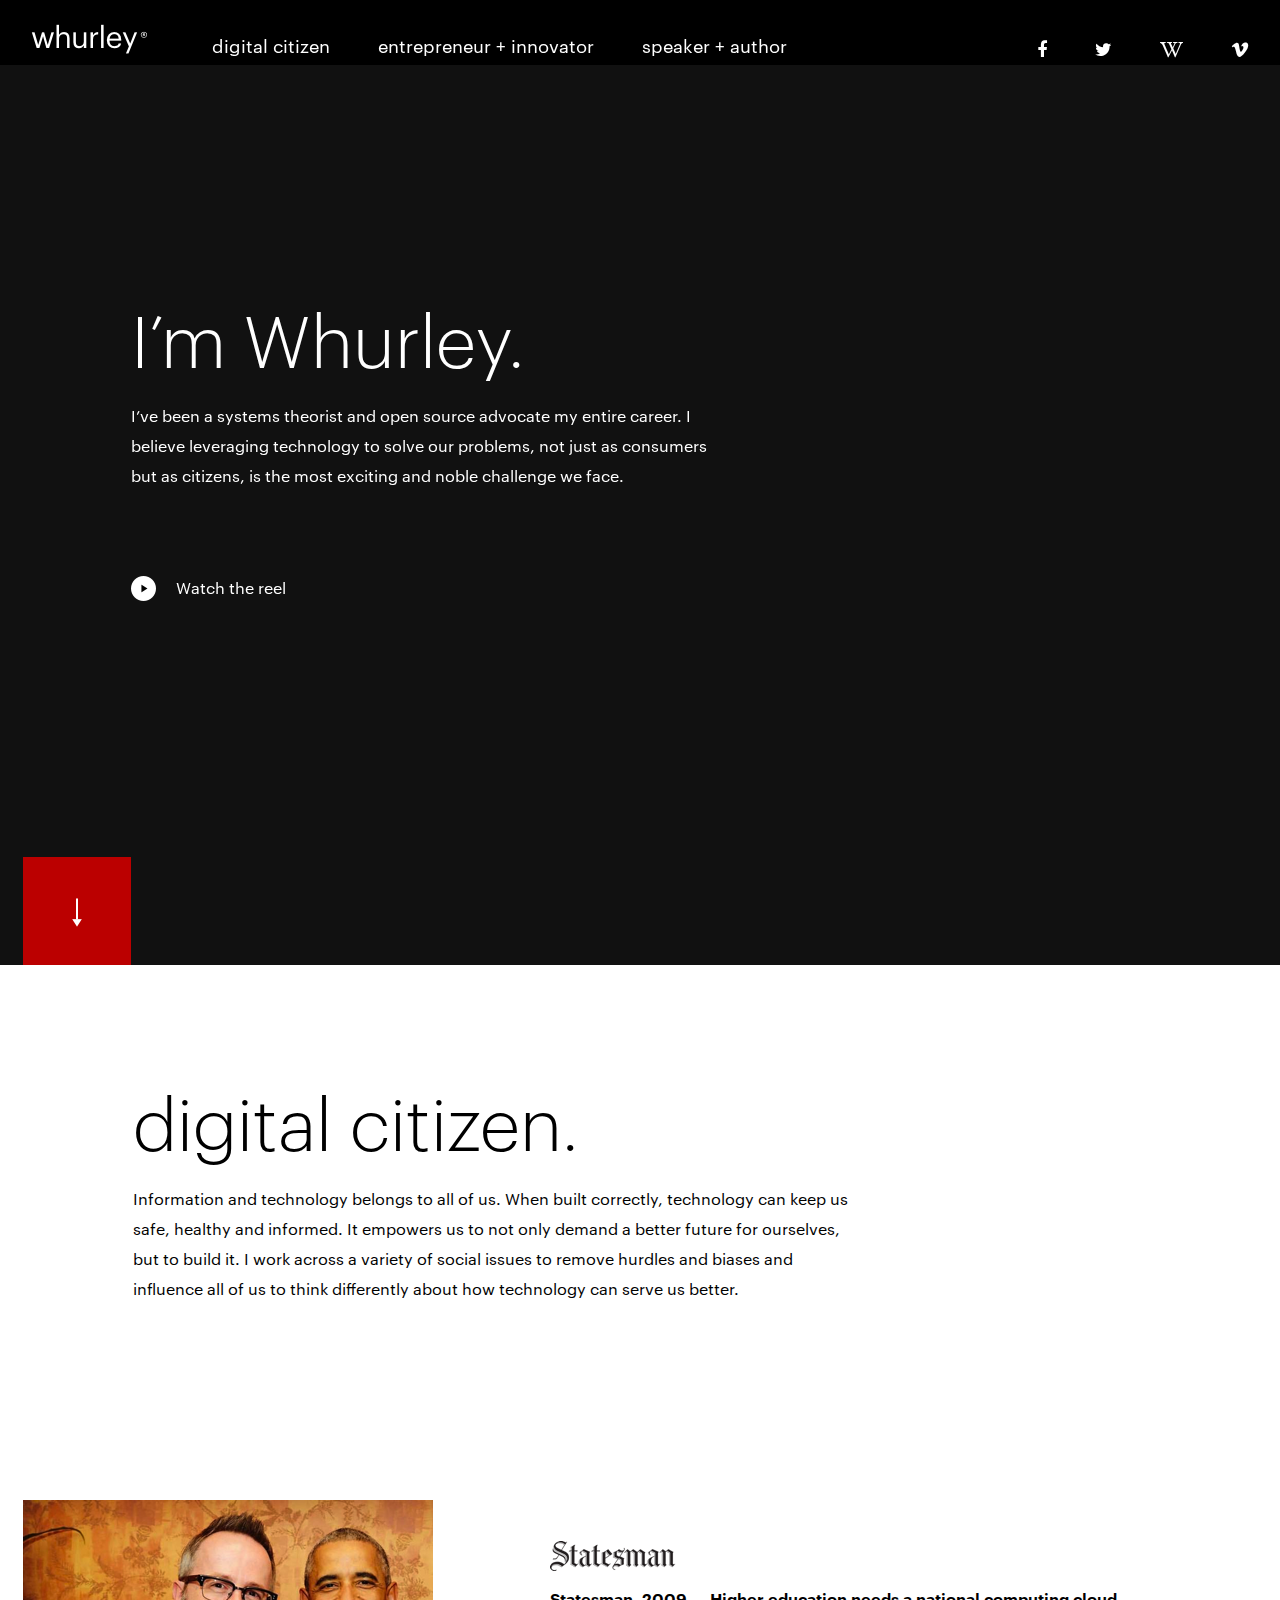
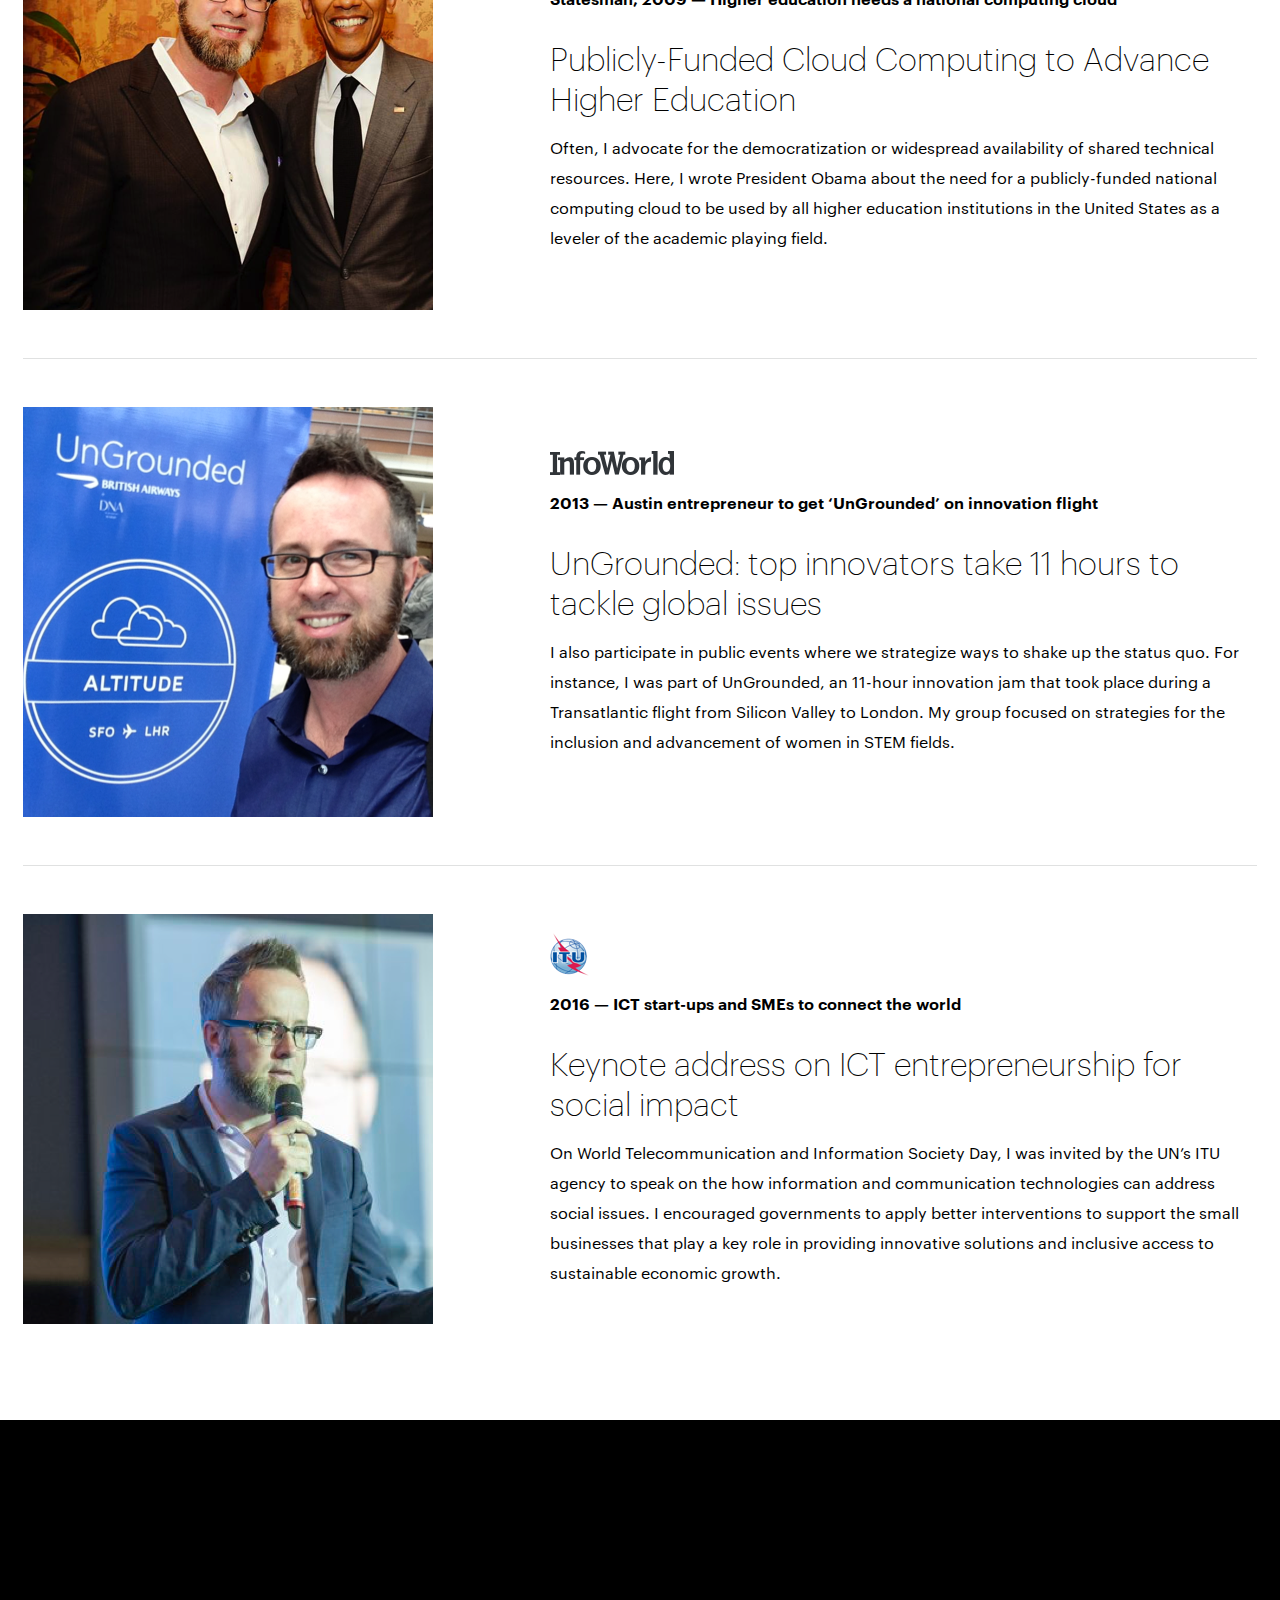
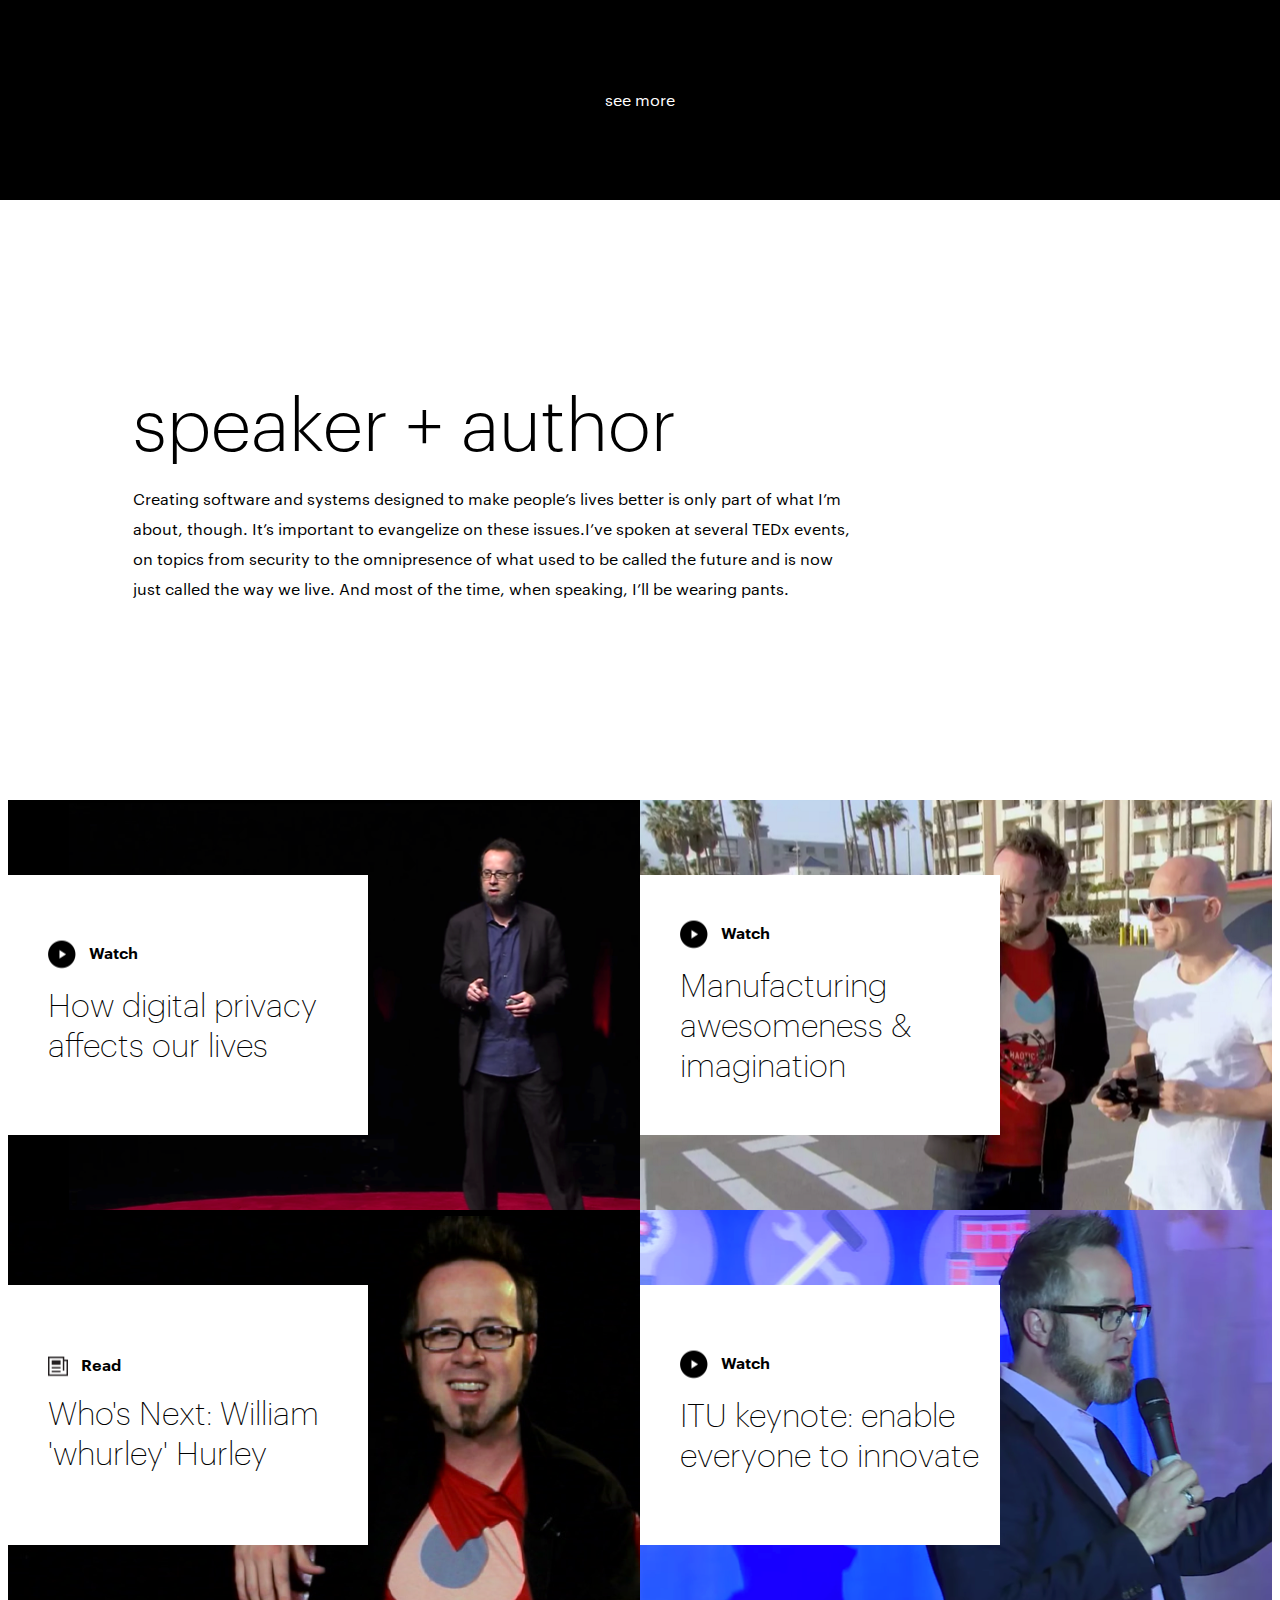
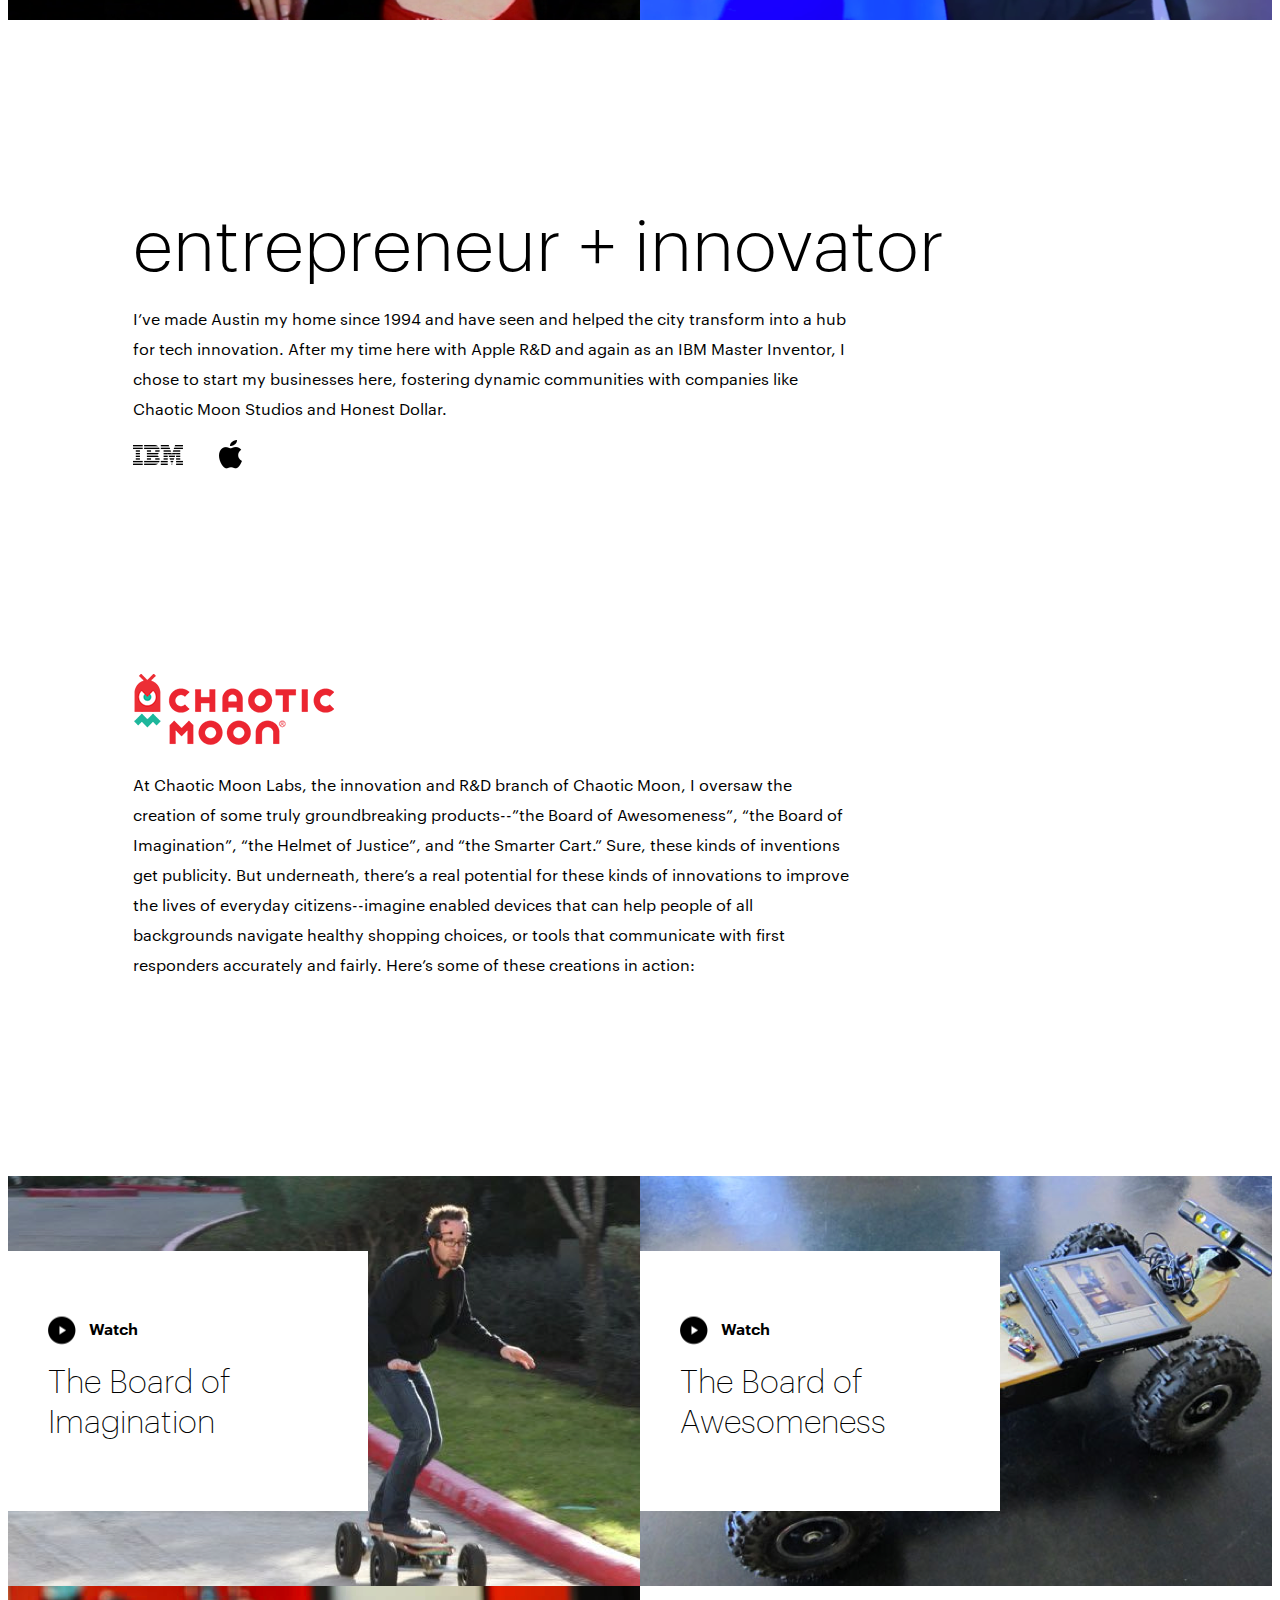
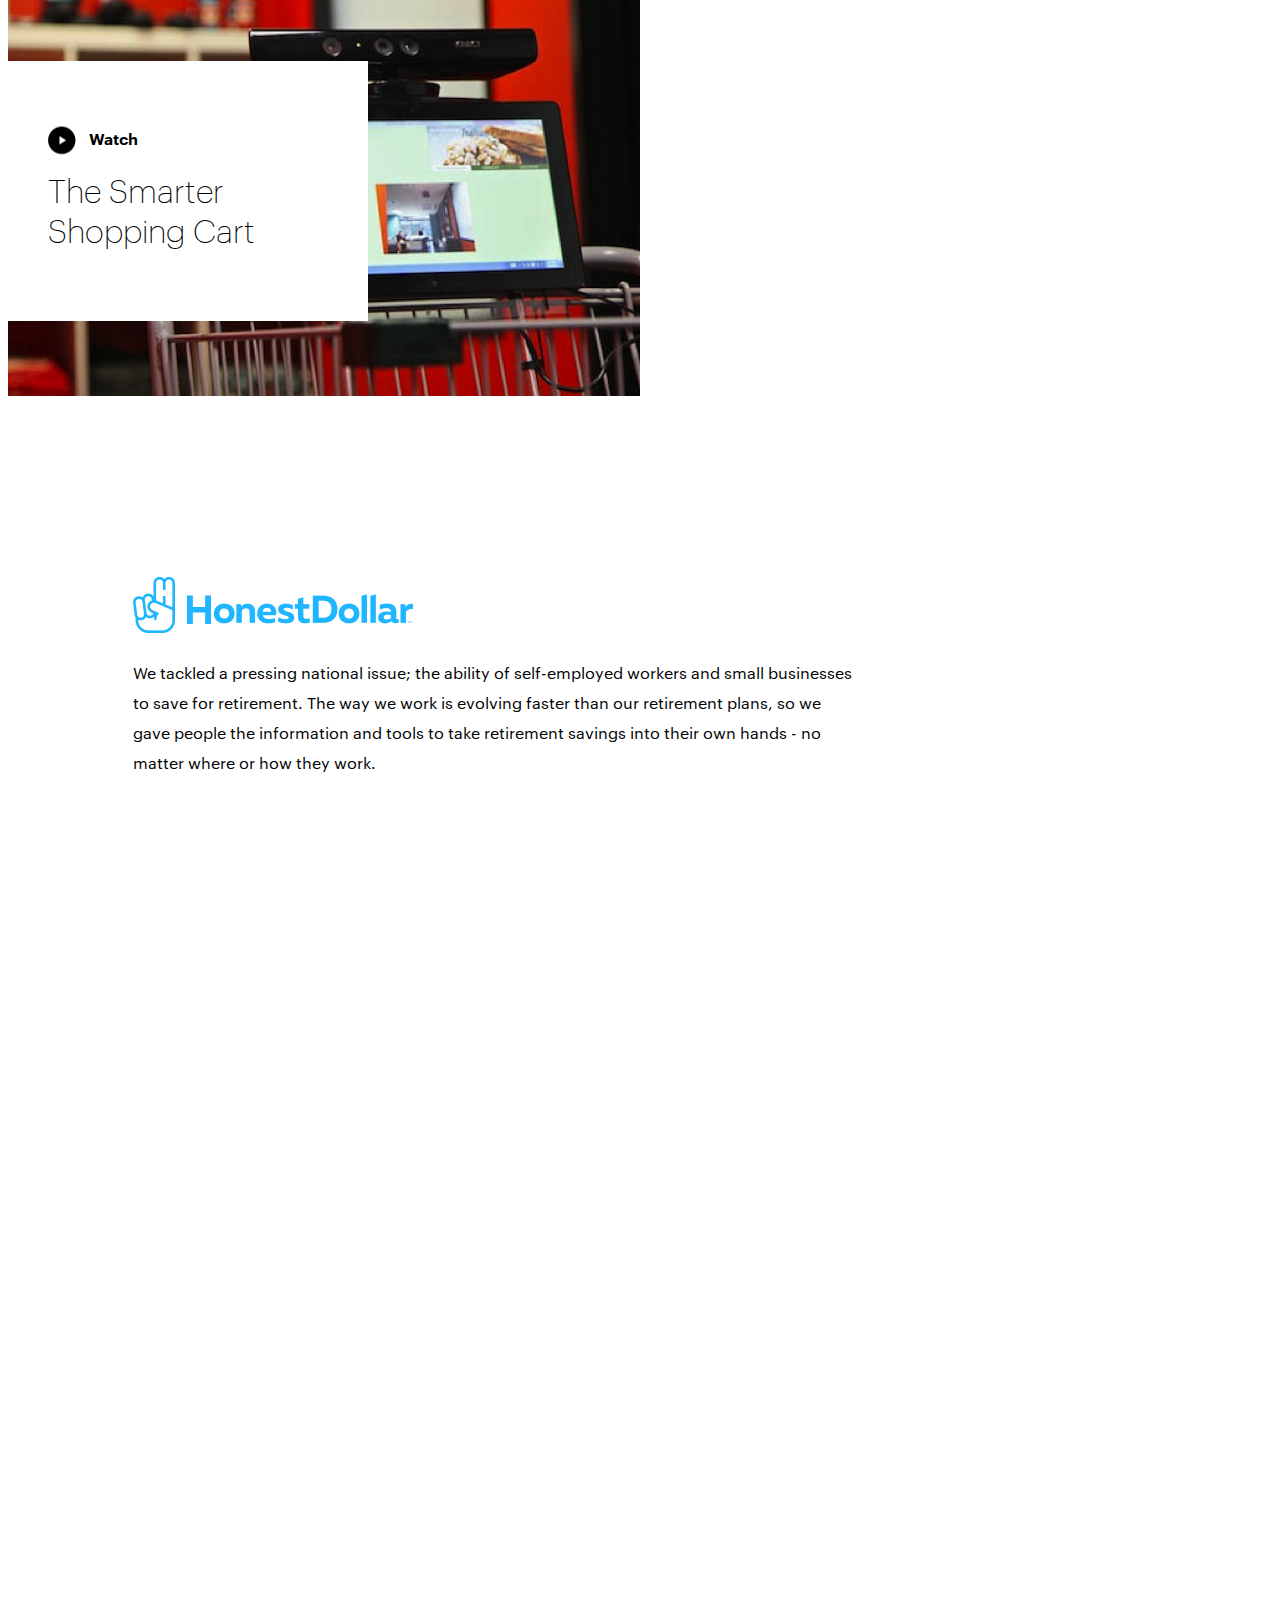
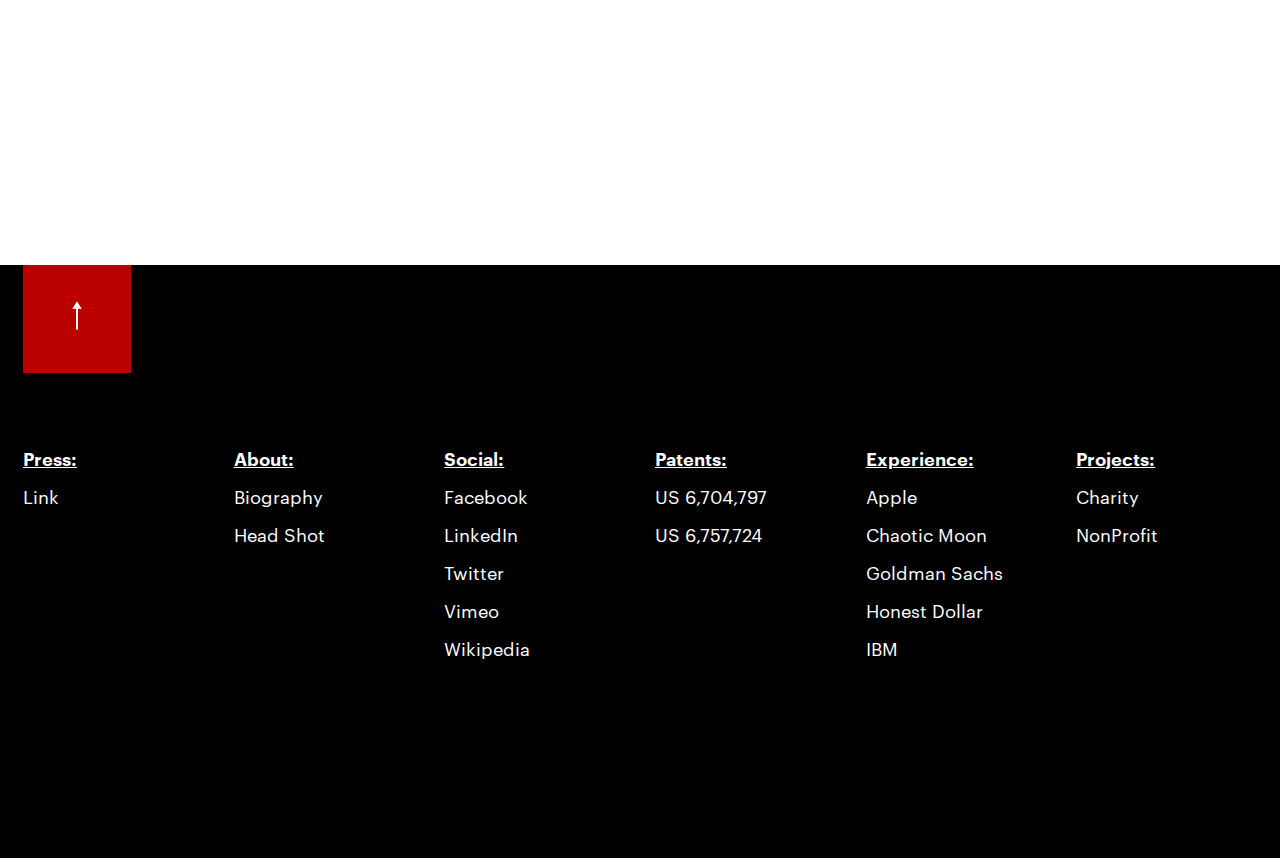
<file: index.html>
<!DOCTYPE html>
<!--[if lt IE 7]> <html class="no-js lt-ie9 lt-ie8 lt-ie7"> <![endif]-->
<!--[if IE 7]> <html class="no-js lt-ie9 lt-ie8"> <![endif]-->
<!--[if IE 8]> <html class="no-js lt-ie9"> <![endif]-->
<!--[if gt IE 8]><!--> <html class="no-js"> <!--<![endif]-->
<head>
  <meta http-equiv="content-type" content="text/html; charset=utf-8">
  <title>whurley digital citizen | speaker and author | entrepreneur and innovator </title>
  <meta http-equiv="X-UA-Compatible" content="IE=edge">
<meta name="HandheldFriendly" content="True">
<meta name="MobileOptimized" content="320">
<meta name="viewport" content="width=device-width, initial-scale=1">


<meta name="description" content="" />

<meta name="keywords" content="">


<meta property="og:title" content="whurley digital citizen | speaker and author | entrepreneur and innovator ">
<meta property="og:site_name" content="whurley digital citizen | speaker and author | entrepreneur and innovator"/>
<meta property="og:url" content="http://whurley.com/" />
<meta property="og:locale" content="en-us">


<meta property="og:type" content="website" />



<link href="http://whurley.com/index.xml" rel="alternate" type="application/rss+xml" title="whurley digital citizen | speaker and author | entrepreneur and innovator" />

<link rel="canonical" href="http://whurley.com/" />

<link rel="apple-touch-icon-precomposed" sizes="144x144" href="http://whurley.com/touch-icon-144-precomposed.png">
<link href="http://whurley.com/favicon.png" rel="icon">

<meta name="generator" content="Hugo 0.16" />

  <!--[if lt IE 9]>
<script src="https://oss.maxcdn.com/libs/html5shiv/3.7.2/html5shiv.js"></script>
<script src="https://oss.maxcdn.com/libs/respond.js/1.4.2/respond.min.js"></script>
<![endif]-->
<link rel="stylesheet" href="css/style.css">
<link rel="stylesheet" href="css/animate.css">
<link rel="stylesheet" href="https://maxcdn.bootstrapcdn.com/font-awesome/4.6.3/css/font-awesome.min.css">


</head>
<body>
    <header id="main-header" class="animated fadeIn">
  <nav class="navbar">
    <div class="container">
      <button class="navbar-toggler hidden-lg-up" type="button" data-toggle="collapse" data-target="#exCollapsingNavbar2" aria-controls="exCollapsingNavbar2" aria-expanded="false" aria-label="Toggle navigation">
        &#9776;
      </button>
      <div class="collapse navbar-toggleable-md" id="exCollapsingNavbar2">
        <a class="navbar-brand" href="http://whurley.com/"></a>
        <ul class="nav navbar-nav">
          
          <li class="nav-item">
            <a href="/#digital-citizen" class="nav-link">
              digital citizen
            </a>
          </li>
          
          <li class="nav-item">
            <a href="/#entrepreneur-innovator" class="nav-link">
              entrepreneur &#43; innovator
            </a>
          </li>
          
          <li class="nav-item">
            <a href="/#speaker-author" class="nav-link">
              speaker &#43; author
            </a>
          </li>
          
        </ul>
        <div class="pull-xs-right social">
          <ul class="nav navbar-nav pull-xs-right">
            
            <li class="nav-item">
              <a href="https://www.facebook.com/whurley/" target="_blank">
                <i class="fa fa-facebook" aria-hidden="true" title="Facebook"></i>
              </a>
            </li>
            
            <li class="nav-item">
              <a href="https://twitter.com/whurley" target="_blank">
                <i class="fa fa-twitter" aria-hidden="true" title="Twitter"></i>
              </a>
            </li>
            
            <li class="nav-item">
              <a href="https://en.wikipedia.org/wiki/Whurley" target="_blank">
                <i class="fa fa-wikipedia-w" aria-hidden="true" title="Wikipedia"></i>
              </a>
            </li>
            
            <li class="nav-item">
              <a href="https://vimeo.com/whurley" target="_blank">
                <i class="fa fa-vimeo" aria-hidden="true" title="Vimeo"></i>
              </a>
            </li>
            
          </ul>
        </div>
      </div>
    </div>
  </nav>

</header>


<div class="cover" id="page-top">

  <div class="videobg">
    <div class="videobg-width">
      <div class="videobg-aspect">
        <div class="videobg-make-height">
          <div class="videobg-hide-controls">
            <iframe id="videobg-video" src="https://player.vimeo.com/video/181236270?autoplay=1&loop=1&title=0&byline=0&portrait=0&player_id=videobg-video" frameborder="0" webkitallowfullscreen mozallowfullscreen allowfullscreen></iframe>
          </div>
        </div>
      </div>
    </div>
  </div>

  <div class="container">
    <div class="cover-content animated fadeIn">
      <div class="row">
        <div class="col-md-12 text-left">
          <h1 class="text-inverse text-left">I’m Whurley.</h1>
          <p class="text-inverse text-left">I’ve been a systems theorist and open source advocate my entire career. I believe leveraging technology to solve our problems, not just as consumers but as citizens, is the most exciting and noble challenge we face. </p>
          <a href="//vimeo.com/66428100" class="btn-play" data-lity>
            <img src="img/btn-play-white.png" class="img-fluid d-inline-block">
            Watch the reel
          </a>
        </div>
      </div>
    </div>
  </div>

  <div class="container page-jump-container">
    <a class="page-jump" href="#digital-citizen">
      <img src="down-arrow.png" class="img-fluid d-inline-block">
    </a>
  </div>
</div>


<div class="section section-head" id="digital-citizen">
  <div class="container">
    <div class="row">
      <div class="col-md-12">
        <h1>digital citizen.</h1>
        <p>Information and technology belongs to all of us. When built correctly, technology can keep us safe, healthy and informed. It empowers us to not only demand a better future for ourselves, but to build it. I work across a variety of social issues to remove hurdles and biases and influence all of us to think differently about how technology can serve us better.  </p>
      </div>
    </div>
  </div>
</div>

<div class="section article-overview">
  <div class="container">
    <div class="row">
      <div class="col-md-5">
        <a href="http://www.statesman.com/news/business/austin-entrepreneur-to-get-ungrounded-on-innovatio/nYFn9/">
          <img src="statesman-feature.png" class="img-fluid">
        </a>
      </div>
      <div class="col-md-7 flex-xs-middle">
        <a href="http://www.statesman.com/news/business/austin-entrepreneur-to-get-ungrounded-on-innovatio/nYFn9/">
          <img src="statesman-logo.png" class="img-fluid">
          <h3>Statesman, 2009 — Higher education needs a national computing cloud</h3>
          <h2>Publicly-Funded Cloud Computing to Advance Higher Education</h2>
          <p>Often, I advocate for the democratization or widespread availability of shared technical resources. Here, I wrote President Obama about the need for a publicly-funded national computing cloud to be used by all higher education institutions in the United States as a leveler of the academic playing field.</p>
        </a>
      </div>
    </div>
    <div class="row">
      <div class="col-md-5">
        <a href="http://www.infoworld.com/article/2634968/cloud-computing/higher-education-needs-a-national-computing-cloud.html">
          <img src="infoworld-feature.png" class="img-fluid">
        </a>
      </div>
      <div class="col-md-7 flex-xs-middle">
        <a href="http://www.infoworld.com/article/2634968/cloud-computing/higher-education-needs-a-national-computing-cloud.html">
          <img src="infoword-logo.png" class="img-fluid">
          <h3>2013 — Austin entrepreneur to get ‘UnGrounded’ on innovation flight</h3>
          <h2>UnGrounded: top innovators take 11 hours to tackle global issues</h2>
          <p>I also participate in public events where we strategize ways to shake up the status quo. For instance, I was part of UnGrounded, an 11-hour innovation jam that took place during a Transatlantic flight from Silicon Valley to London. My group focused on strategies for the inclusion and advancement of women in STEM fields.</p>
        </a>
      </div>
    </div>

    <div class="row">
      <div class="col-md-5">
        <a href="http://www.itu.int/net/pressoffice/press_releases/2016/19.aspx#.V7OSI5MrKRs=">
          <img src="itu-feature.png" class="img-fluid">
        </a>
      </div>
      <div class="col-md-7 flex-xs-middle">  
        <a href="http://www.itu.int/net/pressoffice/press_releases/2016/19.aspx#.V7OSI5MrKRs=">
          <img src="itu-logo.png" class="img-fluid">
          <h3>2016 — ICT start-ups and SMEs to connect the world</h3>
          <h2>Keynote address on ICT entrepreneurship for social impact</h2>
          <p>On World Telecommunication and Information Society Day, I was invited by the UN’s ITU agency to speak on the how information and communication technologies can address social issues. I encouraged governments to apply better interventions to support the small businesses that play a key role in providing innovative solutions and inclusive access to sustainable economic growth.</p>
        </a>
      </div>
    </div>
  </div>
</div>

<div class="section gallery-imgs">
  <div class="container">
    <div class="row no-gutter" id="instafeed">
      
    </div>
    <div class="row">
      <div class="col-md-12 text-xs-center">
        <a id="more-instagram" class="btn btn-primary">see more</a>
      </div>
    </div>
  </div>
</div>

<div class="section section-head" id="speaker-author">
  <div class="container">
    <div class="row">
      <div class="col-md-12">
        <h1>speaker + author</h1>
        <p>Creating software and systems designed to make people’s lives better is only part of what I’m about, though. It’s important to evangelize on these issues.I’ve spoken at several TEDx events, on topics from security to the omnipresence of what used to be called the future and is now just called the way we live. And most of the time, when speaking, I’ll be wearing pants.</p>
      </div>
    </div>
  </div>
</div>

<div class="section thumbnail-content">
  <div class="container">
    <div class="row no-gutter">
      <div class="col-md-6">
        <img src="digital-bg-image.png" class="img-fluid">
        <a href="//vimeo.com/149982207" data-lity>
          <div>
            <img src="img/btn-play-black.png" class="img-fluid d-inline-block">
            Watch
            <h2>How digital privacy affects our lives</h2>
          </div>
        </a>
      </div>
      <div class="col-md-6">
        <img src="manufacturing-bg-img.png" class="img-fluid">
        <a href="//vimeo.com/149982207" data-lity>
          <div>
            <img src="img/btn-play-black.png" class="img-fluid d-inline-block">
            Watch
            <h2>Manufacturing awesomeness & imagination</h2>
          </div>
        </a>
      </div>
      <div class="col-md-6">
        <img src="whos-next-bg-img.png" class="img-fluid">
        <a href="http://www.cnn.com/2011/TECH/innovation/03/23/whurley.sxsw/" target="_blank">
          <div>
            <img src="img/read-btn.png" class="img-fluid d-inline-block">
            Read
            <h2>Who's Next: William 'whurley' Hurley</h2>
          </div>
        </a>
      </div>
      <div class="col-md-6">
        <img src="itu-bg-image.png" class="img-fluid">
        <a href="//vimeo.com/149982207" data-lity>
          <div>
            <img src="img/btn-play-black.png" class="img-fluid d-inline-block">
            Watch
            <h2>ITU keynote: enable everyone to innovate</h2>
          </div>
        </a>
      </div>
    </div>
  </div>
</div>

<div class="section section-head" id="entrepreneur-innovator">
  <div class="container">
    <div class="row">
      <div class="col-md-12">
        <h1>entrepreneur + innovator</h1>
        <p>I’ve made Austin my home since 1994 and have seen and helped the city transform into a hub for tech innovation. After my time here with Apple R&D and again as an IBM Master Inventor, I chose to start my businesses here, fostering dynamic communities with companies like Chaotic Moon Studios and Honest Dollar. </p>
        <div>
          <img src="ibm-logo.png" class="img-fluid d-inline">
          <img src="apple-logo.png" class="img-fluid d-inline">
        </div>
      </div>
    </div>
  </div>
</div>

<div class="section section-head">
  <div class="container">
    <div class="row">
      <div class="col-md-12">
        <img src="chaotic-moon-logo.png" class="img-fluid">
        <p>At Chaotic Moon Labs, the innovation and R&D branch of Chaotic Moon, I oversaw the creation of some truly groundbreaking products--”the Board of Awesomeness”, “the Board of Imagination”, “the Helmet of Justice”, and “the Smarter Cart.” Sure, these kinds of inventions get publicity. But underneath, there’s a real potential for these kinds of innovations to improve the lives of everyday citizens--imagine enabled devices that can help people of all backgrounds navigate healthy shopping choices, or tools that communicate with first responders accurately and fairly. Here’s some of these creations in action:</p>
      </div>
    </div>
  </div>
</div>

<div class="section thumbnail-content">
  <div class="container">
    <div class="row no-gutter">
      <div class="col-md-6">
        <img src="boardofimagination-bg-img.png" class="img-fluid">
        <a href="//vimeo.com/54554532" data-lity>
          <div>
            <img src="img/btn-play-black.png" class="img-fluid d-inline-block">
            Watch
            <h2>The Board of Imagination</h2>
          </div>
        </a>
      </div>
      <div class="col-md-6">
        <img src="boardofawesomeness-bg-img.png" class="img-fluid">
        <a href="//vimeo.com/54551669" data-lity>
          <div>
            <img src="img/btn-play-black.png" class="img-fluid d-inline-block">
            Watch
            <h2>The Board of Awesomeness</h2>
          </div>
        </a>
      </div>
      <div class="col-md-6">
        <img src="smartcart-bg-img.png" class="img-fluid">
        <a href="//vimeo.com/149982207" data-lity>
          <div>
            <img src="img/btn-play-black.png" class="img-fluid d-inline-block">
            Watch
            <h2>The Smarter Shopping Cart</h2>
          </div>
        </a>
      </div>
    </div>
  </div>
</div>

<div class="section section-head">
  <div class="container">
    <div class="row">
      <div class="col-md-12">
        <img src="honest-dollar-logo.png" class="img-fluid">
        <p>We tackled a pressing national issue; the ability of self-employed workers and small businesses to save for retirement. The way we work is evolving faster than our retirement plans, so we gave people the information and tools to take retirement savings into their own hands - no matter where or how they work. </p>
      </div>
    </div>
  </div>
</div>

<div class="section video-section">
  <div class="container">
    <div class="row no-gutter">
      <div class="col-md-12">
        <div class="embed-responsive embed-responsive-16by9">
          <iframe src="//player.vimeo.com/video/159947529" frameborder="0" webkitallowfullscreen mozallowfullscreen allowfullscreen></iframe>
        </div>
      </div>
    </div>
  </div>
</div>
      <footer class="section footer hidden-print">
  <div class="container page-jump-container">
    <a class="page-jump invert" href="#page-top">
      <img src="down-arrow.png" class="img-fluid d-inline-block">
    </a>
  </div>
  <div class="container">
    <div class="row">
      
      
        
        <div class="col-sm-2">
          <li class="text-xs-center text-sm-left sub-menu">
            <span class="">Press:</span>
            <ul class="sub">
              
              <li><a href="/link/"> Link </a> </li>
              
            </ul>
          
          </li>
        </div>
      
        
        <div class="col-sm-2">
          <li class="text-xs-center text-sm-left sub-menu">
            <span class="">About:</span>
            <ul class="sub">
              
              <li><a href="/biography/"> Biography </a> </li>
              
              <li><a href="/head-shot/"> Head Shot </a> </li>
              
            </ul>
          
          </li>
        </div>
      
        
        <div class="col-sm-2">
          <li class="text-xs-center text-sm-left sub-menu">
            <span class="">Social:</span>
            <ul class="sub">
              
              <li><a href="https://www.facebook.com/whurley/"> Facebook </a> </li>
              
              <li><a href="https://www.linkedin.com/in/whurley"> LinkedIn </a> </li>
              
              <li><a href="https://twitter.com/whurley"> Twitter </a> </li>
              
              <li><a href="https://vimeo.com/whurley"> Vimeo </a> </li>
              
              <li><a href="https://en.wikipedia.org/wiki/Whurley"> Wikipedia </a> </li>
              
            </ul>
          
          </li>
        </div>
      
        
        <div class="col-sm-2">
          <li class="text-xs-center text-sm-left sub-menu">
            <span class="">Patents:</span>
            <ul class="sub">
              
              <li><a href="/us-6704797/"> US 6,704,797 </a> </li>
              
              <li><a href="/us-6757724/"> US 6,757,724 </a> </li>
              
            </ul>
          
          </li>
        </div>
      
        
        <div class="col-sm-2">
          <li class="text-xs-center text-sm-left sub-menu">
            <span class="">Experience:</span>
            <ul class="sub">
              
              <li><a href="/apple/"> Apple </a> </li>
              
              <li><a href="/chaotic-moon/"> Chaotic Moon </a> </li>
              
              <li><a href="/goldman-sachs/"> Goldman Sachs </a> </li>
              
              <li><a href="/honest-dollar/"> Honest Dollar </a> </li>
              
              <li><a href="/ibm/"> IBM </a> </li>
              
            </ul>
          
          </li>
        </div>
      
        
        <div class="col-sm-2">
          <li class="text-xs-center text-sm-left sub-menu">
            <span class="">Projects:</span>
            <ul class="sub">
              
              <li><a href="/charity/"> Charity </a> </li>
              
              <li><a href="/nonprofit/"> NonProfit </a> </li>
              
            </ul>
          
          </li>
        </div>
      
    </div>
  </div>
</footer>
    <script src="//f.vimeocdn.com/js/froogaloop2.min.js"></script>
<script type="text/javascript" src="js/instafeed.min.js"></script>
<script type="text/javascript" src="js/jquery.min.js"></script>
<script type="text/javascript" src="js/bootstrap.min.js"></script>
<link rel="stylesheet" href="js/lity/lity.min.css">
<script type="text/javascript" src="js/lity/lity.min.js"></script>
<script type="text/javascript" src="js/jquery.waypoints.min.js"></script>
<script type="text/javascript" src="js/site.js"></script>



  </body>
</html>
</file>
<file: css/style.css>
/*
100    Extra Light or Ultra Light
200    Light or Thin
300    Book or Demi
400    Normal or Regular
500    Medium
600    Semibold, Demibold
700    Bold
800    Black, Extra Bold or Heavy
900    Extra Black, Fat, Poster or Ultra Black
*/
@font-face {
  font-family: 'Graphik Web';
  src: url("../fonts/graphik/Graphik-BlackItalic-Web.eot");
  src: url("../fonts/graphik/Graphik-BlackItalic-Web.eot?#iefix") format("embedded-opentype"), url("../fonts/graphik/Graphik-BlackItalic-Web.woff2") format("woff2"), url("../fonts/graphik/Graphik-BlackItalic-Web.woff") format("woff");
  font-weight: 800;
  font-style: italic;
  font-stretch: normal;
}
@font-face {
  font-family: 'Graphik Web';
  src: url("../fonts/graphik/Graphik-Black-Web.eot");
  src: url("../fonts/graphik/Graphik-Black-Web.eot?#iefix") format("embedded-opentype"), url("../fonts/graphik/Graphik-Black-Web.woff2") format("woff2"), url("../fonts/graphik/Graphik-Black-Web.woff") format("woff");
  font-weight: 800;
  font-style: normal;
  font-stretch: normal;
}
@font-face {
  font-family: 'Graphik Web';
  src: url("../fonts/graphik/Graphik-BoldItalic-Web.eot");
  src: url("../fonts/graphik/Graphik-BoldItalic-Web.eot?#iefix") format("embedded-opentype"), url("../fonts/graphik/Graphik-BoldItalic-Web.woff2") format("woff2"), url("../fonts/graphik/Graphik-BoldItalic-Web.woff") format("woff");
  font-weight: 700;
  font-style: italic;
  font-stretch: normal;
}
@font-face {
  font-family: 'Graphik Web';
  src: url("../fonts/graphik/Graphik-Bold-Web.eot");
  src: url("../fonts/graphik/Graphik-Bold-Web.eot?#iefix") format("embedded-opentype"), url("../fonts/graphik/Graphik-Bold-Web.woff2") format("woff2"), url("../fonts/graphik/Graphik-Bold-Web.woff") format("woff");
  font-weight: 700;
  font-style: normal;
  font-stretch: normal;
}
@font-face {
  font-family: 'Graphik Web';
  src: url("../fonts/graphik/Graphik-SemiboldItalic-Web.eot");
  src: url("../fonts/graphik/Graphik-SemiboldItalic-Web.eot?#iefix") format("embedded-opentype"), url("../fonts/graphik/Graphik-SemiboldItalic-Web.woff2") format("woff2"), url("../fonts/graphik/Graphik-SemiboldItalic-Web.woff") format("woff");
  font-weight: 600;
  font-style: italic;
  font-stretch: normal;
}
@font-face {
  font-family: 'Graphik Web';
  src: url("../fonts/graphik/Graphik-Semibold-Web.eot");
  src: url("../fonts/graphik/Graphik-Semibold-Web.eot?#iefix") format("embedded-opentype"), url("../fonts/graphik/Graphik-Semibold-Web.woff2") format("woff2"), url("../fonts/graphik/Graphik-Semibold-Web.woff") format("woff");
  font-weight: 600;
  font-style: normal;
  font-stretch: normal;
}
@font-face {
  font-family: 'Graphik Web';
  src: url("../fonts/graphik/Graphik-MediumItalic-Web.eot");
  src: url("../fonts/graphik/Graphik-MediumItalic-Web.eot?#iefix") format("embedded-opentype"), url("../fonts/graphik/Graphik-MediumItalic-Web.woff2") format("woff2"), url("../fonts/graphik/Graphik-MediumItalic-Web.woff") format("woff");
  font-weight: 500;
  font-style: italic;
  font-stretch: normal;
}
@font-face {
  font-family: 'Graphik Web';
  src: url("../fonts/graphik/Graphik-Medium-Web.eot");
  src: url("../fonts/graphik/Graphik-Medium-Web.eot?#iefix") format("embedded-opentype"), url("../fonts/graphik/Graphik-Medium-Web.woff2") format("woff2"), url("../fonts/graphik/Graphik-Medium-Web.woff") format("woff");
  font-weight: 500;
  font-style: normal;
  font-stretch: normal;
}
@font-face {
  font-family: 'Graphik Web';
  src: url("../fonts/graphik/Graphik-RegularItalic-Web.eot");
  src: url("../fonts/graphik/Graphik-RegularItalic-Web.eot?#iefix") format("embedded-opentype"), url("../fonts/graphik/Graphik-RegularItalic-Web.woff2") format("woff2"), url("../fonts/graphik/Graphik-RegularItalic-Web.woff") format("woff");
  font-weight: 400;
  font-style: italic;
  font-stretch: normal;
}
@font-face {
  font-family: 'Graphik Web';
  src: url("../fonts/graphik/Graphik-Regular-Web.eot");
  src: url("../fonts/graphik/Graphik-Regular-Web.eot?#iefix") format("embedded-opentype"), url("../fonts/graphik/Graphik-Regular-Web.woff2") format("woff2"), url("../fonts/graphik/Graphik-Regular-Web.woff") format("woff");
  font-weight: 400;
  font-style: normal;
  font-stretch: normal;
}
@font-face {
  font-family: 'Graphik Web';
  src: url("../fonts/graphik/Graphik-LightItalic-Web.eot");
  src: url("../fonts/graphik/Graphik-LightItalic-Web.eot?#iefix") format("embedded-opentype"), url("../fonts/graphik/Graphik-LightItalic-Web.woff2") format("woff2"), url("../fonts/graphik/Graphik-LightItalic-Web.woff") format("woff");
  font-weight: 200;
  font-style: italic;
  font-stretch: normal;
}
@font-face {
  font-family: 'Graphik Web';
  src: url("../fonts/graphik/Graphik-Light-Web.eot");
  src: url("../fonts/graphik/Graphik-Light-Web.eot?#iefix") format("embedded-opentype"), url("../fonts/graphik/Graphik-Light-Web.woff2") format("woff2"), url("../fonts/graphik/Graphik-Light-Web.woff") format("woff");
  font-weight: 200;
  font-style: normal;
  font-stretch: normal;
}
@font-face {
  font-family: 'Graphik Web';
  src: url("../fonts/graphik/Graphik-ExtralightItalic-Web.eot");
  src: url("../fonts/graphik/Graphik-ExtralightItalic-Web.eot?#iefix") format("embedded-opentype"), url("../fonts/graphik/Graphik-Extralight-Web.woff2") format("woff2"), url("../fonts/graphik/Graphik-Extralight-Web.woff") format("woff");
  font-weight: 100;
  font-stretch: normal;
  font-style: normal;
}
@font-face {
  font-family: 'Graphik Web';
  src: url("../fonts/graphik/Graphik-ExtralightItalic-Web.eot");
  src: url("../fonts/graphik/Graphik-ExtralightItalic-Web.eot?#iefix") format("embedded-opentype"), url("../fonts/graphik/Graphik-ExtralightItalic-Web.woff2") format("woff2"), url("../fonts/graphik/Graphik-ExtralightItalic-Web.woff") format("woff");
  font-weight: 100;
  font-style: italic;
  font-stretch: normal;
}
/*!
 * Bootstrap v4.0.0-alpha.4 (http://getbootstrap.com)
 * Copyright 2011-2016 The Bootstrap Authors
 * Copyright 2011-2016 Twitter, Inc.
 * Licensed under MIT (https://github.com/twbs/bootstrap/blob/master/LICENSE)
 */
/*! normalize.css v4.0.0 | MIT License | github.com/necolas/normalize.css */
html {
  font-family: sans-serif;
  -ms-text-size-adjust: 100%;
  -webkit-text-size-adjust: 100%;
}

body {
  margin: 0;
}

article,
aside,
details,
figcaption,
figure,
footer,
header,
main,
menu,
nav,
section,
summary {
  display: block;
}

audio,
canvas,
progress,
video {
  display: inline-block;
}

audio:not([controls]) {
  display: none;
  height: 0;
}

progress {
  vertical-align: baseline;
}

template,
[hidden] {
  display: none;
}

a {
  background-color: transparent;
}

a:active,
a:hover {
  outline-width: 0;
}

abbr[title] {
  border-bottom: none;
  text-decoration: underline;
  text-decoration: underline dotted;
}

b,
strong {
  font-weight: inherit;
}

b,
strong {
  font-weight: bolder;
}

dfn {
  font-style: italic;
}

h1 {
  font-size: 2em;
  margin: 0.67em 0;
}

mark {
  background-color: #ff0;
  color: #000;
}

small {
  font-size: 80%;
}

sub,
sup {
  font-size: 75%;
  line-height: 0;
  position: relative;
  vertical-align: baseline;
}

sub {
  bottom: -0.25em;
}

sup {
  top: -0.5em;
}

img {
  border-style: none;
}

svg:not(:root) {
  overflow: hidden;
}

code,
kbd,
pre,
samp {
  font-family: monospace, monospace;
  font-size: 1em;
}

figure {
  margin: 1em 40px;
}

hr {
  box-sizing: content-box;
  height: 0;
  overflow: visible;
}

button,
input,
select,
textarea {
  font: inherit;
}

optgroup {
  font-weight: bold;
}

button,
input,
select {
  overflow: visible;
}

button,
input,
select,
textarea {
  margin: 0;
}

button,
select {
  text-transform: none;
}

button,
[type="button"],
[type="reset"],
[type="submit"] {
  cursor: pointer;
}

[disabled] {
  cursor: default;
}

button,
html [type="button"],
[type="reset"],
[type="submit"] {
  -webkit-appearance: button;
}

button::-moz-focus-inner,
input::-moz-focus-inner {
  border: 0;
  padding: 0;
}

button:-moz-focusring,
input:-moz-focusring {
  outline: 1px dotted ButtonText;
}

fieldset {
  border: 1px solid #c0c0c0;
  margin: 0 2px;
  padding: 0.35em 0.625em 0.75em;
}

legend {
  box-sizing: border-box;
  color: inherit;
  display: table;
  max-width: 100%;
  padding: 0;
  white-space: normal;
}

textarea {
  overflow: auto;
}

[type="checkbox"],
[type="radio"] {
  box-sizing: border-box;
  padding: 0;
}

[type="number"]::-webkit-inner-spin-button,
[type="number"]::-webkit-outer-spin-button {
  height: auto;
}

[type="search"] {
  -webkit-appearance: textfield;
}

[type="search"]::-webkit-search-cancel-button,
[type="search"]::-webkit-search-decoration {
  -webkit-appearance: none;
}

@media print {
  *,
  *::before,
  *::after,
  *::first-letter,
  *::first-line {
    text-shadow: none !important;
    box-shadow: none !important;
  }

  a,
  a:visited {
    text-decoration: underline;
  }

  abbr[title]::after {
    content: " (" attr(title) ")";
  }

  pre,
  blockquote {
    border: 1px solid #999;
    page-break-inside: avoid;
  }

  thead {
    display: table-header-group;
  }

  tr,
  img {
    page-break-inside: avoid;
  }

  p,
  h2,
  h3 {
    orphans: 3;
    widows: 3;
  }

  h2,
  h3 {
    page-break-after: avoid;
  }

  .navbar {
    display: none;
  }

  .btn > .caret,
  .dropup > .btn > .caret {
    border-top-color: #000 !important;
  }

  .tag {
    border: 1px solid #000;
  }

  .table {
    border-collapse: collapse !important;
  }
  .table td,
  .table th {
    background-color: #fff !important;
  }

  .table-bordered th,
  .table-bordered td {
    border: 1px solid #ddd !important;
  }
}
html {
  box-sizing: border-box;
}

*,
*::before,
*::after {
  box-sizing: inherit;
}

@-ms-viewport {
  width: device-width;
}
html {
  font-size: 16px;
  -ms-overflow-style: scrollbar;
  -webkit-tap-highlight-color: transparent;
}

body {
  font-family: -apple-system, BlinkMacSystemFont, "Segoe UI", Roboto, "Helvetica Neue", Arial, sans-serif;
  font-size: 1rem;
  line-height: 1.5;
  color: #373a3c;
  background-color: #fff;
}

[tabindex="-1"]:focus {
  outline: none !important;
}

h1, h2, h3, h4, h5, h6 {
  margin-top: 0;
  margin-bottom: .5rem;
}

p {
  margin-top: 0;
  margin-bottom: 1rem;
}

abbr[title],
abbr[data-original-title] {
  cursor: help;
  border-bottom: 1px dotted #818a91;
}

address {
  margin-bottom: 1rem;
  font-style: normal;
  line-height: inherit;
}

ol,
ul,
dl {
  margin-top: 0;
  margin-bottom: 1rem;
}

ol ol,
ul ul,
ol ul,
ul ol {
  margin-bottom: 0;
}

dt {
  font-weight: bold;
}

dd {
  margin-bottom: .5rem;
  margin-left: 0;
}

blockquote {
  margin: 0 0 1rem;
}

a {
  color: #0275d8;
  text-decoration: none;
}
a:focus, a:hover {
  color: #014c8c;
  text-decoration: underline;
}
a:focus {
  outline: 5px auto -webkit-focus-ring-color;
  outline-offset: -2px;
}

a:not([href]):not([tabindex]) {
  color: inherit;
  text-decoration: none;
}
a:not([href]):not([tabindex]):focus, a:not([href]):not([tabindex]):hover {
  color: inherit;
  text-decoration: none;
}
a:not([href]):not([tabindex]):focus {
  outline: none;
}

pre {
  margin-top: 0;
  margin-bottom: 1rem;
  overflow: auto;
}

figure {
  margin: 0 0 1rem;
}

img {
  vertical-align: middle;
}

[role="button"] {
  cursor: pointer;
}

a,
area,
button,
[role="button"],
input,
label,
select,
summary,
textarea {
  touch-action: manipulation;
}

table {
  border-collapse: collapse;
  background-color: transparent;
}

caption {
  padding-top: 0.75rem;
  padding-bottom: 0.75rem;
  color: #818a91;
  text-align: left;
  caption-side: bottom;
}

th {
  text-align: left;
}

label {
  display: inline-block;
  margin-bottom: .5rem;
}

button:focus {
  outline: 1px dotted;
  outline: 5px auto -webkit-focus-ring-color;
}

input,
button,
select,
textarea {
  margin: 0;
  line-height: inherit;
  border-radius: 0;
}

input[type="radio"]:disabled,
input[type="checkbox"]:disabled {
  cursor: not-allowed;
}

input[type="date"],
input[type="time"],
input[type="datetime-local"],
input[type="month"] {
  -webkit-appearance: listbox;
}

textarea {
  resize: vertical;
}

fieldset {
  min-width: 0;
  padding: 0;
  margin: 0;
  border: 0;
}

legend {
  display: block;
  width: 100%;
  padding: 0;
  margin-bottom: .5rem;
  font-size: 1.5rem;
  line-height: inherit;
}

input[type="search"] {
  -webkit-appearance: none;
}

output {
  display: inline-block;
}

[hidden] {
  display: none !important;
}

h1, h2, h3, h4, h5, h6,
.h1, .h2, .h3, .h4, .h5, .h6 {
  margin-bottom: 0.5rem;
  font-family: inherit;
  font-weight: 500;
  line-height: 1.1;
  color: inherit;
}

h1, .h1 {
  font-size: 2.5rem;
}

h2, .h2 {
  font-size: 2rem;
}

h3, .h3 {
  font-size: 1.75rem;
}

h4, .h4 {
  font-size: 1.5rem;
}

h5, .h5 {
  font-size: 1.25rem;
}

h6, .h6 {
  font-size: 1rem;
}

.lead {
  font-size: 1.25rem;
  font-weight: 300;
}

.display-1 {
  font-size: 6rem;
  font-weight: 300;
}

.display-2 {
  font-size: 5.5rem;
  font-weight: 300;
}

.display-3 {
  font-size: 4.5rem;
  font-weight: 300;
}

.display-4 {
  font-size: 3.5rem;
  font-weight: 300;
}

hr {
  margin-top: 1rem;
  margin-bottom: 1rem;
  border: 0;
  border-top: 1px solid rgba(0, 0, 0, 0.1);
}

small,
.small {
  font-size: 80%;
  font-weight: normal;
}

mark,
.mark {
  padding: 0.2em;
  background-color: #fcf8e3;
}

.list-unstyled {
  padding-left: 0;
  list-style: none;
}

.list-inline {
  padding-left: 0;
  list-style: none;
}

.list-inline-item {
  display: inline-block;
}
.list-inline-item:not(:last-child) {
  margin-right: 5px;
}

.initialism {
  font-size: 90%;
  text-transform: uppercase;
}

.blockquote {
  padding: 0.5rem 1rem;
  margin-bottom: 1rem;
  font-size: 1.25rem;
  border-left: 0.25rem solid #eceeef;
}

.blockquote-footer {
  display: block;
  font-size: 80%;
  color: #818a91;
}
.blockquote-footer::before {
  content: "\2014 \00A0";
}

.blockquote-reverse {
  padding-right: 1rem;
  padding-left: 0;
  text-align: right;
  border-right: 0.25rem solid #eceeef;
  border-left: 0;
}

.blockquote-reverse .blockquote-footer::before {
  content: "";
}
.blockquote-reverse .blockquote-footer::after {
  content: "\00A0 \2014";
}

.img-fluid, .carousel-inner > .carousel-item > img,
.carousel-inner > .carousel-item > a > img {
  display: block;
  max-width: 100%;
  height: auto;
}

.img-rounded {
  border-radius: 0.3rem;
}

.img-thumbnail {
  padding: 0.25rem;
  background-color: #fff;
  border: 1px solid #ddd;
  border-radius: 0.25rem;
  transition: all .2s ease-in-out;
  display: inline-block;
  max-width: 100%;
  height: auto;
}

.img-circle {
  border-radius: 50%;
}

.figure {
  display: inline-block;
}

.figure-img {
  margin-bottom: 0.5rem;
  line-height: 1;
}

.figure-caption {
  font-size: 90%;
  color: #818a91;
}

code,
kbd,
pre,
samp {
  font-family: Menlo, Monaco, Consolas, "Liberation Mono", "Courier New", monospace;
}

code {
  padding: 0.2rem 0.4rem;
  font-size: 90%;
  color: #bd4147;
  background-color: #f7f7f9;
  border-radius: 0.25rem;
}

kbd {
  padding: 0.2rem 0.4rem;
  font-size: 90%;
  color: #fff;
  background-color: #333;
  border-radius: 0.2rem;
}
kbd kbd {
  padding: 0;
  font-size: 100%;
  font-weight: bold;
}

pre {
  display: block;
  margin-top: 0;
  margin-bottom: 1rem;
  font-size: 90%;
  color: #373a3c;
}
pre code {
  padding: 0;
  font-size: inherit;
  color: inherit;
  background-color: transparent;
  border-radius: 0;
}

.pre-scrollable {
  max-height: 340px;
  overflow-y: scroll;
}

.container {
  margin-left: auto;
  margin-right: auto;
  padding-left: 15px;
  padding-right: 15px;
}
@media (min-width: 544px) {
  .container {
    max-width: 576px;
  }
}
@media (min-width: 768px) {
  .container {
    max-width: 720px;
  }
}
@media (min-width: 992px) {
  .container {
    max-width: 940px;
  }
}
@media (min-width: 1200px) {
  .container {
    max-width: 1140px;
  }
}

.container-fluid {
  margin-left: auto;
  margin-right: auto;
  padding-left: 15px;
  padding-right: 15px;
}

.row {
  display: flex;
  flex-wrap: wrap;
  margin-left: -15px;
  margin-right: -15px;
}

.col-xs-1, .col-xs-2, .col-xs-3, .col-xs-4, .col-xs-5, .col-xs-6, .col-xs-7, .col-xs-8, .col-xs-9, .col-xs-10, .col-xs-11, .col-xs-12, .col-sm-1, .col-sm-2, .col-sm-3, .col-sm-4, .col-sm-5, .col-sm-6, .col-sm-7, .col-sm-8, .col-sm-9, .col-sm-10, .col-sm-11, .col-sm-12, .col-md-1, .col-md-2, .col-md-3, .col-md-4, .col-md-5, .col-md-6, .col-md-7, .col-md-8, .col-md-9, .col-md-10, .col-md-11, .col-md-12, .col-lg-1, .col-lg-2, .col-lg-3, .col-lg-4, .col-lg-5, .col-lg-6, .col-lg-7, .col-lg-8, .col-lg-9, .col-lg-10, .col-lg-11, .col-lg-12, .col-xl-1, .col-xl-2, .col-xl-3, .col-xl-4, .col-xl-5, .col-xl-6, .col-xl-7, .col-xl-8, .col-xl-9, .col-xl-10, .col-xl-11, .col-xl-12 {
  position: relative;
  min-height: 1px;
  padding-right: 15px;
  padding-left: 15px;
  width: 100%;
}

.col-xs {
  position: relative;
  flex-basis: 0;
  flex-grow: 1;
  max-width: 100%;
  min-height: 1px;
  padding-right: 15px;
  padding-left: 15px;
}

.col-xs-1 {
  flex: 0 0 8.3333333333%;
  max-width: 8.3333333333%;
}

.col-xs-2 {
  flex: 0 0 16.6666666667%;
  max-width: 16.6666666667%;
}

.col-xs-3 {
  flex: 0 0 25%;
  max-width: 25%;
}

.col-xs-4 {
  flex: 0 0 33.3333333333%;
  max-width: 33.3333333333%;
}

.col-xs-5 {
  flex: 0 0 41.6666666667%;
  max-width: 41.6666666667%;
}

.col-xs-6 {
  flex: 0 0 50%;
  max-width: 50%;
}

.col-xs-7 {
  flex: 0 0 58.3333333333%;
  max-width: 58.3333333333%;
}

.col-xs-8 {
  flex: 0 0 66.6666666667%;
  max-width: 66.6666666667%;
}

.col-xs-9 {
  flex: 0 0 75%;
  max-width: 75%;
}

.col-xs-10 {
  flex: 0 0 83.3333333333%;
  max-width: 83.3333333333%;
}

.col-xs-11 {
  flex: 0 0 91.6666666667%;
  max-width: 91.6666666667%;
}

.col-xs-12 {
  flex: 0 0 100%;
  max-width: 100%;
}

.pull-xs-0 {
  right: auto;
}

.pull-xs-1 {
  right: 8.3333333333%;
}

.pull-xs-2 {
  right: 16.6666666667%;
}

.pull-xs-3 {
  right: 25%;
}

.pull-xs-4 {
  right: 33.3333333333%;
}

.pull-xs-5 {
  right: 41.6666666667%;
}

.pull-xs-6 {
  right: 50%;
}

.pull-xs-7 {
  right: 58.3333333333%;
}

.pull-xs-8 {
  right: 66.6666666667%;
}

.pull-xs-9 {
  right: 75%;
}

.pull-xs-10 {
  right: 83.3333333333%;
}

.pull-xs-11 {
  right: 91.6666666667%;
}

.pull-xs-12 {
  right: 100%;
}

.push-xs-0 {
  left: auto;
}

.push-xs-1 {
  left: 8.3333333333%;
}

.push-xs-2 {
  left: 16.6666666667%;
}

.push-xs-3 {
  left: 25%;
}

.push-xs-4 {
  left: 33.3333333333%;
}

.push-xs-5 {
  left: 41.6666666667%;
}

.push-xs-6 {
  left: 50%;
}

.push-xs-7 {
  left: 58.3333333333%;
}

.push-xs-8 {
  left: 66.6666666667%;
}

.push-xs-9 {
  left: 75%;
}

.push-xs-10 {
  left: 83.3333333333%;
}

.push-xs-11 {
  left: 91.6666666667%;
}

.push-xs-12 {
  left: 100%;
}

.offset-xs-1 {
  margin-left: 8.3333333333%;
}

.offset-xs-2 {
  margin-left: 16.6666666667%;
}

.offset-xs-3 {
  margin-left: 25%;
}

.offset-xs-4 {
  margin-left: 33.3333333333%;
}

.offset-xs-5 {
  margin-left: 41.6666666667%;
}

.offset-xs-6 {
  margin-left: 50%;
}

.offset-xs-7 {
  margin-left: 58.3333333333%;
}

.offset-xs-8 {
  margin-left: 66.6666666667%;
}

.offset-xs-9 {
  margin-left: 75%;
}

.offset-xs-10 {
  margin-left: 83.3333333333%;
}

.offset-xs-11 {
  margin-left: 91.6666666667%;
}

@media (min-width: 544px) {
  .col-sm {
    position: relative;
    flex-basis: 0;
    flex-grow: 1;
    max-width: 100%;
    min-height: 1px;
    padding-right: 15px;
    padding-left: 15px;
  }

  .col-sm-1 {
    flex: 0 0 8.3333333333%;
    max-width: 8.3333333333%;
  }

  .col-sm-2 {
    flex: 0 0 16.6666666667%;
    max-width: 16.6666666667%;
  }

  .col-sm-3 {
    flex: 0 0 25%;
    max-width: 25%;
  }

  .col-sm-4 {
    flex: 0 0 33.3333333333%;
    max-width: 33.3333333333%;
  }

  .col-sm-5 {
    flex: 0 0 41.6666666667%;
    max-width: 41.6666666667%;
  }

  .col-sm-6 {
    flex: 0 0 50%;
    max-width: 50%;
  }

  .col-sm-7 {
    flex: 0 0 58.3333333333%;
    max-width: 58.3333333333%;
  }

  .col-sm-8 {
    flex: 0 0 66.6666666667%;
    max-width: 66.6666666667%;
  }

  .col-sm-9 {
    flex: 0 0 75%;
    max-width: 75%;
  }

  .col-sm-10 {
    flex: 0 0 83.3333333333%;
    max-width: 83.3333333333%;
  }

  .col-sm-11 {
    flex: 0 0 91.6666666667%;
    max-width: 91.6666666667%;
  }

  .col-sm-12 {
    flex: 0 0 100%;
    max-width: 100%;
  }

  .pull-sm-0 {
    right: auto;
  }

  .pull-sm-1 {
    right: 8.3333333333%;
  }

  .pull-sm-2 {
    right: 16.6666666667%;
  }

  .pull-sm-3 {
    right: 25%;
  }

  .pull-sm-4 {
    right: 33.3333333333%;
  }

  .pull-sm-5 {
    right: 41.6666666667%;
  }

  .pull-sm-6 {
    right: 50%;
  }

  .pull-sm-7 {
    right: 58.3333333333%;
  }

  .pull-sm-8 {
    right: 66.6666666667%;
  }

  .pull-sm-9 {
    right: 75%;
  }

  .pull-sm-10 {
    right: 83.3333333333%;
  }

  .pull-sm-11 {
    right: 91.6666666667%;
  }

  .pull-sm-12 {
    right: 100%;
  }

  .push-sm-0 {
    left: auto;
  }

  .push-sm-1 {
    left: 8.3333333333%;
  }

  .push-sm-2 {
    left: 16.6666666667%;
  }

  .push-sm-3 {
    left: 25%;
  }

  .push-sm-4 {
    left: 33.3333333333%;
  }

  .push-sm-5 {
    left: 41.6666666667%;
  }

  .push-sm-6 {
    left: 50%;
  }

  .push-sm-7 {
    left: 58.3333333333%;
  }

  .push-sm-8 {
    left: 66.6666666667%;
  }

  .push-sm-9 {
    left: 75%;
  }

  .push-sm-10 {
    left: 83.3333333333%;
  }

  .push-sm-11 {
    left: 91.6666666667%;
  }

  .push-sm-12 {
    left: 100%;
  }

  .offset-sm-0 {
    margin-left: 0%;
  }

  .offset-sm-1 {
    margin-left: 8.3333333333%;
  }

  .offset-sm-2 {
    margin-left: 16.6666666667%;
  }

  .offset-sm-3 {
    margin-left: 25%;
  }

  .offset-sm-4 {
    margin-left: 33.3333333333%;
  }

  .offset-sm-5 {
    margin-left: 41.6666666667%;
  }

  .offset-sm-6 {
    margin-left: 50%;
  }

  .offset-sm-7 {
    margin-left: 58.3333333333%;
  }

  .offset-sm-8 {
    margin-left: 66.6666666667%;
  }

  .offset-sm-9 {
    margin-left: 75%;
  }

  .offset-sm-10 {
    margin-left: 83.3333333333%;
  }

  .offset-sm-11 {
    margin-left: 91.6666666667%;
  }
}
@media (min-width: 768px) {
  .col-md {
    position: relative;
    flex-basis: 0;
    flex-grow: 1;
    max-width: 100%;
    min-height: 1px;
    padding-right: 15px;
    padding-left: 15px;
  }

  .col-md-1 {
    flex: 0 0 8.3333333333%;
    max-width: 8.3333333333%;
  }

  .col-md-2 {
    flex: 0 0 16.6666666667%;
    max-width: 16.6666666667%;
  }

  .col-md-3 {
    flex: 0 0 25%;
    max-width: 25%;
  }

  .col-md-4 {
    flex: 0 0 33.3333333333%;
    max-width: 33.3333333333%;
  }

  .col-md-5 {
    flex: 0 0 41.6666666667%;
    max-width: 41.6666666667%;
  }

  .col-md-6 {
    flex: 0 0 50%;
    max-width: 50%;
  }

  .col-md-7 {
    flex: 0 0 58.3333333333%;
    max-width: 58.3333333333%;
  }

  .col-md-8 {
    flex: 0 0 66.6666666667%;
    max-width: 66.6666666667%;
  }

  .col-md-9 {
    flex: 0 0 75%;
    max-width: 75%;
  }

  .col-md-10 {
    flex: 0 0 83.3333333333%;
    max-width: 83.3333333333%;
  }

  .col-md-11 {
    flex: 0 0 91.6666666667%;
    max-width: 91.6666666667%;
  }

  .col-md-12 {
    flex: 0 0 100%;
    max-width: 100%;
  }

  .pull-md-0 {
    right: auto;
  }

  .pull-md-1 {
    right: 8.3333333333%;
  }

  .pull-md-2 {
    right: 16.6666666667%;
  }

  .pull-md-3 {
    right: 25%;
  }

  .pull-md-4 {
    right: 33.3333333333%;
  }

  .pull-md-5 {
    right: 41.6666666667%;
  }

  .pull-md-6 {
    right: 50%;
  }

  .pull-md-7 {
    right: 58.3333333333%;
  }

  .pull-md-8 {
    right: 66.6666666667%;
  }

  .pull-md-9 {
    right: 75%;
  }

  .pull-md-10 {
    right: 83.3333333333%;
  }

  .pull-md-11 {
    right: 91.6666666667%;
  }

  .pull-md-12 {
    right: 100%;
  }

  .push-md-0 {
    left: auto;
  }

  .push-md-1 {
    left: 8.3333333333%;
  }

  .push-md-2 {
    left: 16.6666666667%;
  }

  .push-md-3 {
    left: 25%;
  }

  .push-md-4 {
    left: 33.3333333333%;
  }

  .push-md-5 {
    left: 41.6666666667%;
  }

  .push-md-6 {
    left: 50%;
  }

  .push-md-7 {
    left: 58.3333333333%;
  }

  .push-md-8 {
    left: 66.6666666667%;
  }

  .push-md-9 {
    left: 75%;
  }

  .push-md-10 {
    left: 83.3333333333%;
  }

  .push-md-11 {
    left: 91.6666666667%;
  }

  .push-md-12 {
    left: 100%;
  }

  .offset-md-0 {
    margin-left: 0%;
  }

  .offset-md-1 {
    margin-left: 8.3333333333%;
  }

  .offset-md-2 {
    margin-left: 16.6666666667%;
  }

  .offset-md-3 {
    margin-left: 25%;
  }

  .offset-md-4 {
    margin-left: 33.3333333333%;
  }

  .offset-md-5 {
    margin-left: 41.6666666667%;
  }

  .offset-md-6 {
    margin-left: 50%;
  }

  .offset-md-7 {
    margin-left: 58.3333333333%;
  }

  .offset-md-8 {
    margin-left: 66.6666666667%;
  }

  .offset-md-9 {
    margin-left: 75%;
  }

  .offset-md-10 {
    margin-left: 83.3333333333%;
  }

  .offset-md-11 {
    margin-left: 91.6666666667%;
  }
}
@media (min-width: 992px) {
  .col-lg {
    position: relative;
    flex-basis: 0;
    flex-grow: 1;
    max-width: 100%;
    min-height: 1px;
    padding-right: 15px;
    padding-left: 15px;
  }

  .col-lg-1 {
    flex: 0 0 8.3333333333%;
    max-width: 8.3333333333%;
  }

  .col-lg-2 {
    flex: 0 0 16.6666666667%;
    max-width: 16.6666666667%;
  }

  .col-lg-3 {
    flex: 0 0 25%;
    max-width: 25%;
  }

  .col-lg-4 {
    flex: 0 0 33.3333333333%;
    max-width: 33.3333333333%;
  }

  .col-lg-5 {
    flex: 0 0 41.6666666667%;
    max-width: 41.6666666667%;
  }

  .col-lg-6 {
    flex: 0 0 50%;
    max-width: 50%;
  }

  .col-lg-7 {
    flex: 0 0 58.3333333333%;
    max-width: 58.3333333333%;
  }

  .col-lg-8 {
    flex: 0 0 66.6666666667%;
    max-width: 66.6666666667%;
  }

  .col-lg-9 {
    flex: 0 0 75%;
    max-width: 75%;
  }

  .col-lg-10 {
    flex: 0 0 83.3333333333%;
    max-width: 83.3333333333%;
  }

  .col-lg-11 {
    flex: 0 0 91.6666666667%;
    max-width: 91.6666666667%;
  }

  .col-lg-12 {
    flex: 0 0 100%;
    max-width: 100%;
  }

  .pull-lg-0 {
    right: auto;
  }

  .pull-lg-1 {
    right: 8.3333333333%;
  }

  .pull-lg-2 {
    right: 16.6666666667%;
  }

  .pull-lg-3 {
    right: 25%;
  }

  .pull-lg-4 {
    right: 33.3333333333%;
  }

  .pull-lg-5 {
    right: 41.6666666667%;
  }

  .pull-lg-6 {
    right: 50%;
  }

  .pull-lg-7 {
    right: 58.3333333333%;
  }

  .pull-lg-8 {
    right: 66.6666666667%;
  }

  .pull-lg-9 {
    right: 75%;
  }

  .pull-lg-10 {
    right: 83.3333333333%;
  }

  .pull-lg-11 {
    right: 91.6666666667%;
  }

  .pull-lg-12 {
    right: 100%;
  }

  .push-lg-0 {
    left: auto;
  }

  .push-lg-1 {
    left: 8.3333333333%;
  }

  .push-lg-2 {
    left: 16.6666666667%;
  }

  .push-lg-3 {
    left: 25%;
  }

  .push-lg-4 {
    left: 33.3333333333%;
  }

  .push-lg-5 {
    left: 41.6666666667%;
  }

  .push-lg-6 {
    left: 50%;
  }

  .push-lg-7 {
    left: 58.3333333333%;
  }

  .push-lg-8 {
    left: 66.6666666667%;
  }

  .push-lg-9 {
    left: 75%;
  }

  .push-lg-10 {
    left: 83.3333333333%;
  }

  .push-lg-11 {
    left: 91.6666666667%;
  }

  .push-lg-12 {
    left: 100%;
  }

  .offset-lg-0 {
    margin-left: 0%;
  }

  .offset-lg-1 {
    margin-left: 8.3333333333%;
  }

  .offset-lg-2 {
    margin-left: 16.6666666667%;
  }

  .offset-lg-3 {
    margin-left: 25%;
  }

  .offset-lg-4 {
    margin-left: 33.3333333333%;
  }

  .offset-lg-5 {
    margin-left: 41.6666666667%;
  }

  .offset-lg-6 {
    margin-left: 50%;
  }

  .offset-lg-7 {
    margin-left: 58.3333333333%;
  }

  .offset-lg-8 {
    margin-left: 66.6666666667%;
  }

  .offset-lg-9 {
    margin-left: 75%;
  }

  .offset-lg-10 {
    margin-left: 83.3333333333%;
  }

  .offset-lg-11 {
    margin-left: 91.6666666667%;
  }
}
@media (min-width: 1200px) {
  .col-xl {
    position: relative;
    flex-basis: 0;
    flex-grow: 1;
    max-width: 100%;
    min-height: 1px;
    padding-right: 15px;
    padding-left: 15px;
  }

  .col-xl-1 {
    flex: 0 0 8.3333333333%;
    max-width: 8.3333333333%;
  }

  .col-xl-2 {
    flex: 0 0 16.6666666667%;
    max-width: 16.6666666667%;
  }

  .col-xl-3 {
    flex: 0 0 25%;
    max-width: 25%;
  }

  .col-xl-4 {
    flex: 0 0 33.3333333333%;
    max-width: 33.3333333333%;
  }

  .col-xl-5 {
    flex: 0 0 41.6666666667%;
    max-width: 41.6666666667%;
  }

  .col-xl-6 {
    flex: 0 0 50%;
    max-width: 50%;
  }

  .col-xl-7 {
    flex: 0 0 58.3333333333%;
    max-width: 58.3333333333%;
  }

  .col-xl-8 {
    flex: 0 0 66.6666666667%;
    max-width: 66.6666666667%;
  }

  .col-xl-9 {
    flex: 0 0 75%;
    max-width: 75%;
  }

  .col-xl-10 {
    flex: 0 0 83.3333333333%;
    max-width: 83.3333333333%;
  }

  .col-xl-11 {
    flex: 0 0 91.6666666667%;
    max-width: 91.6666666667%;
  }

  .col-xl-12 {
    flex: 0 0 100%;
    max-width: 100%;
  }

  .pull-xl-0 {
    right: auto;
  }

  .pull-xl-1 {
    right: 8.3333333333%;
  }

  .pull-xl-2 {
    right: 16.6666666667%;
  }

  .pull-xl-3 {
    right: 25%;
  }

  .pull-xl-4 {
    right: 33.3333333333%;
  }

  .pull-xl-5 {
    right: 41.6666666667%;
  }

  .pull-xl-6 {
    right: 50%;
  }

  .pull-xl-7 {
    right: 58.3333333333%;
  }

  .pull-xl-8 {
    right: 66.6666666667%;
  }

  .pull-xl-9 {
    right: 75%;
  }

  .pull-xl-10 {
    right: 83.3333333333%;
  }

  .pull-xl-11 {
    right: 91.6666666667%;
  }

  .pull-xl-12 {
    right: 100%;
  }

  .push-xl-0 {
    left: auto;
  }

  .push-xl-1 {
    left: 8.3333333333%;
  }

  .push-xl-2 {
    left: 16.6666666667%;
  }

  .push-xl-3 {
    left: 25%;
  }

  .push-xl-4 {
    left: 33.3333333333%;
  }

  .push-xl-5 {
    left: 41.6666666667%;
  }

  .push-xl-6 {
    left: 50%;
  }

  .push-xl-7 {
    left: 58.3333333333%;
  }

  .push-xl-8 {
    left: 66.6666666667%;
  }

  .push-xl-9 {
    left: 75%;
  }

  .push-xl-10 {
    left: 83.3333333333%;
  }

  .push-xl-11 {
    left: 91.6666666667%;
  }

  .push-xl-12 {
    left: 100%;
  }

  .offset-xl-0 {
    margin-left: 0%;
  }

  .offset-xl-1 {
    margin-left: 8.3333333333%;
  }

  .offset-xl-2 {
    margin-left: 16.6666666667%;
  }

  .offset-xl-3 {
    margin-left: 25%;
  }

  .offset-xl-4 {
    margin-left: 33.3333333333%;
  }

  .offset-xl-5 {
    margin-left: 41.6666666667%;
  }

  .offset-xl-6 {
    margin-left: 50%;
  }

  .offset-xl-7 {
    margin-left: 58.3333333333%;
  }

  .offset-xl-8 {
    margin-left: 66.6666666667%;
  }

  .offset-xl-9 {
    margin-left: 75%;
  }

  .offset-xl-10 {
    margin-left: 83.3333333333%;
  }

  .offset-xl-11 {
    margin-left: 91.6666666667%;
  }
}
.table {
  width: 100%;
  max-width: 100%;
  margin-bottom: 1rem;
}
.table th,
.table td {
  padding: 0.75rem;
  vertical-align: top;
  border-top: 1px solid #eceeef;
}
.table thead th {
  vertical-align: bottom;
  border-bottom: 2px solid #eceeef;
}
.table tbody + tbody {
  border-top: 2px solid #eceeef;
}
.table .table {
  background-color: #fff;
}

.table-sm th,
.table-sm td {
  padding: 0.3rem;
}

.table-bordered {
  border: 1px solid #eceeef;
}
.table-bordered th,
.table-bordered td {
  border: 1px solid #eceeef;
}
.table-bordered thead th,
.table-bordered thead td {
  border-bottom-width: 2px;
}

.table-striped tbody tr:nth-of-type(odd) {
  background-color: rgba(0, 0, 0, 0.05);
}

.table-hover tbody tr:hover {
  background-color: rgba(0, 0, 0, 0.075);
}

.table-active,
.table-active > th,
.table-active > td {
  background-color: rgba(0, 0, 0, 0.075);
}

.table-hover .table-active:hover {
  background-color: rgba(0, 0, 0, 0.075);
}
.table-hover .table-active:hover > td,
.table-hover .table-active:hover > th {
  background-color: rgba(0, 0, 0, 0.075);
}

.table-success,
.table-success > th,
.table-success > td {
  background-color: #dff0d8;
}

.table-hover .table-success:hover {
  background-color: #d0e9c6;
}
.table-hover .table-success:hover > td,
.table-hover .table-success:hover > th {
  background-color: #d0e9c6;
}

.table-info,
.table-info > th,
.table-info > td {
  background-color: #d9edf7;
}

.table-hover .table-info:hover {
  background-color: #c4e3f3;
}
.table-hover .table-info:hover > td,
.table-hover .table-info:hover > th {
  background-color: #c4e3f3;
}

.table-warning,
.table-warning > th,
.table-warning > td {
  background-color: #fcf8e3;
}

.table-hover .table-warning:hover {
  background-color: #faf2cc;
}
.table-hover .table-warning:hover > td,
.table-hover .table-warning:hover > th {
  background-color: #faf2cc;
}

.table-danger,
.table-danger > th,
.table-danger > td {
  background-color: #f2dede;
}

.table-hover .table-danger:hover {
  background-color: #ebcccc;
}
.table-hover .table-danger:hover > td,
.table-hover .table-danger:hover > th {
  background-color: #ebcccc;
}

.thead-inverse th {
  color: #fff;
  background-color: #373a3c;
}

.thead-default th {
  color: #303438;
  background-color: #eceeef;
}

.table-inverse {
  color: #eceeef;
  background-color: #373a3c;
}
.table-inverse th,
.table-inverse td,
.table-inverse thead th {
  border-color: #303438;
}
.table-inverse.table-bordered {
  border: 0;
}

.table-responsive {
  display: block;
  width: 100%;
  min-height: .01%;
  overflow-x: auto;
}

.table-reflow thead {
  float: left;
}
.table-reflow tbody {
  display: block;
  white-space: nowrap;
}
.table-reflow th,
.table-reflow td {
  border-top: 1px solid #eceeef;
  border-left: 1px solid #eceeef;
}
.table-reflow th:last-child,
.table-reflow td:last-child {
  border-right: 1px solid #eceeef;
}
.table-reflow thead:last-child tr:last-child th,
.table-reflow thead:last-child tr:last-child td,
.table-reflow tbody:last-child tr:last-child th,
.table-reflow tbody:last-child tr:last-child td,
.table-reflow tfoot:last-child tr:last-child th,
.table-reflow tfoot:last-child tr:last-child td {
  border-bottom: 1px solid #eceeef;
}
.table-reflow tr {
  float: left;
}
.table-reflow tr th,
.table-reflow tr td {
  display: block !important;
  border: 1px solid #eceeef;
}

.form-control {
  display: block;
  width: 100%;
  padding: 0.5rem 0.75rem;
  font-size: 1rem;
  line-height: 1.25;
  color: #303438;
  background-color: #fff;
  background-image: none;
  background-clip: padding-box;
  border: 1px solid rgba(0, 0, 0, 0.15);
  border-radius: 0.25rem;
}
.form-control::-ms-expand {
  background-color: transparent;
  border: 0;
}
.form-control:focus {
  color: #303438;
  background-color: #fff;
  border-color: #66afe9;
  outline: none;
}
.form-control::placeholder {
  color: #999;
  opacity: 1;
}
.form-control:disabled, .form-control[readonly] {
  background-color: #eceeef;
  opacity: 1;
}
.form-control:disabled {
  cursor: not-allowed;
}

select.form-control:not([size]):not([multiple]) {
  height: 2.5rem;
}
select.form-control:focus::-ms-value {
  color: #303438;
  background-color: #fff;
}

.form-control-file,
.form-control-range {
  display: block;
}

.col-form-label {
  padding-top: 0.5rem;
  padding-bottom: 0.5rem;
  margin-bottom: 0;
}

.col-form-label-lg {
  padding-top: 0.75rem;
  padding-bottom: 0.75rem;
  font-size: 1.25rem;
}

.col-form-label-sm {
  padding-top: 0.25rem;
  padding-bottom: 0.25rem;
  font-size: 0.875rem;
}

.col-form-legend {
  padding-top: 0.5rem;
  padding-bottom: 0.5rem;
  margin-bottom: 0;
  font-size: 1rem;
}

.form-control-static {
  min-height: 2.5rem;
  padding-top: 0.5rem;
  padding-bottom: 0.5rem;
  margin-bottom: 0;
}
.form-control-static.form-control-sm, .input-group-sm > .form-control-static.form-control,
.input-group-sm > .form-control-static.input-group-addon,
.input-group-sm > .input-group-btn > .form-control-static.btn, .form-control-static.form-control-lg, .input-group-lg > .form-control-static.form-control,
.input-group-lg > .form-control-static.input-group-addon,
.input-group-lg > .input-group-btn > .form-control-static.btn {
  padding-right: 0;
  padding-left: 0;
}

.form-control-sm, .input-group-sm > .form-control,
.input-group-sm > .input-group-addon,
.input-group-sm > .input-group-btn > .btn {
  padding: 0.25rem 0.5rem;
  font-size: 0.875rem;
  border-radius: 0.2rem;
}

select.form-control-sm:not([size]):not([multiple]), .input-group-sm > select.form-control:not([size]):not([multiple]),
.input-group-sm > select.input-group-addon:not([size]):not([multiple]),
.input-group-sm > .input-group-btn > select.btn:not([size]):not([multiple]) {
  height: 1.8125rem;
}

.form-control-lg, .input-group-lg > .form-control,
.input-group-lg > .input-group-addon,
.input-group-lg > .input-group-btn > .btn {
  padding: 0.75rem 1.5rem;
  font-size: 1.25rem;
  border-radius: 0.3rem;
}

select.form-control-lg:not([size]):not([multiple]), .input-group-lg > select.form-control:not([size]):not([multiple]),
.input-group-lg > select.input-group-addon:not([size]):not([multiple]),
.input-group-lg > .input-group-btn > select.btn:not([size]):not([multiple]) {
  height: 3.1666666667rem;
}

.form-group {
  margin-bottom: 1rem;
}

.form-text {
  display: block;
  margin-top: 0.25rem;
}

.form-check {
  position: relative;
  display: block;
  margin-bottom: 0.75rem;
}
.form-check + .form-check {
  margin-top: -.25rem;
}
.form-check.disabled .form-check-label {
  color: #818a91;
  cursor: not-allowed;
}

.form-check-label {
  padding-left: 1.25rem;
  margin-bottom: 0;
  cursor: pointer;
}

.form-check-input {
  position: absolute;
  margin-top: .25rem;
  margin-left: -1.25rem;
}
.form-check-input:only-child {
  position: static;
}

.form-check-inline {
  position: relative;
  display: inline-block;
  padding-left: 1.25rem;
  margin-bottom: 0;
  vertical-align: middle;
  cursor: pointer;
}
.form-check-inline + .form-check-inline {
  margin-left: .75rem;
}
.form-check-inline.disabled {
  cursor: not-allowed;
}

.form-control-feedback {
  margin-top: 0.25rem;
}

.form-control-success,
.form-control-warning,
.form-control-danger {
  padding-right: 2.25rem;
  background-repeat: no-repeat;
  background-position: center right 0.625rem;
  background-size: 1.25rem 1.25rem;
}

.has-success .form-control-feedback,
.has-success .form-control-label,
.has-success .form-check-label,
.has-success .form-check-inline,
.has-success .custom-control {
  color: #5cb85c;
}
.has-success .form-control {
  border-color: #5cb85c;
}
.has-success .input-group-addon {
  color: #5cb85c;
  border-color: #5cb85c;
  background-color: #eaf6ea;
}
.has-success .form-control-feedback {
  color: #5cb85c;
}
.has-success .form-control-success {
  background-image: url("data:image/svg+xml;charset=utf8,%3Csvg xmlns='http://www.w3.org/2000/svg' viewBox='0 0 8 8'%3E%3Cpath fill='%235cb85c' d='M2.3 6.73L.6 4.53c-.4-1.04.46-1.4 1.1-.8l1.1 1.4 3.4-3.8c.6-.63 1.6-.27 1.2.7l-4 4.6c-.43.5-.8.4-1.1.1z'/%3E%3C/svg%3E");
}

.has-warning .form-control-feedback,
.has-warning .form-control-label,
.has-warning .form-check-label,
.has-warning .form-check-inline,
.has-warning .custom-control {
  color: #f0ad4e;
}
.has-warning .form-control {
  border-color: #f0ad4e;
}
.has-warning .input-group-addon {
  color: #f0ad4e;
  border-color: #f0ad4e;
  background-color: white;
}
.has-warning .form-control-feedback {
  color: #f0ad4e;
}
.has-warning .form-control-warning {
  background-image: url("data:image/svg+xml;charset=utf8,%3Csvg xmlns='http://www.w3.org/2000/svg' viewBox='0 0 8 8'%3E%3Cpath fill='%23f0ad4e' d='M4.4 5.324h-.8v-2.46h.8zm0 1.42h-.8V5.89h.8zM3.76.63L.04 7.075c-.115.2.016.425.26.426h7.397c.242 0 .372-.226.258-.426C6.726 4.924 5.47 2.79 4.253.63c-.113-.174-.39-.174-.494 0z'/%3E%3C/svg%3E");
}

.has-danger .form-control-feedback,
.has-danger .form-control-label,
.has-danger .form-check-label,
.has-danger .form-check-inline,
.has-danger .custom-control {
  color: #d9534f;
}
.has-danger .form-control {
  border-color: #d9534f;
}
.has-danger .input-group-addon {
  color: #d9534f;
  border-color: #d9534f;
  background-color: #fdf7f7;
}
.has-danger .form-control-feedback {
  color: #d9534f;
}
.has-danger .form-control-danger {
  background-image: url("data:image/svg+xml;charset=utf8,%3Csvg xmlns='http://www.w3.org/2000/svg' fill='%23d9534f' viewBox='-2 -2 7 7'%3E%3Cpath stroke='%23d9534f' d='M0 0l3 3m0-3L0 3'/%3E%3Ccircle r='.5'/%3E%3Ccircle cx='3' r='.5'/%3E%3Ccircle cy='3' r='.5'/%3E%3Ccircle cx='3' cy='3' r='.5'/%3E%3C/svg%3E");
}

@media (min-width: 544px) {
  .form-inline .form-group {
    display: inline-block;
    margin-bottom: 0;
    vertical-align: middle;
  }
  .form-inline .form-control {
    display: inline-block;
    width: auto;
    vertical-align: middle;
  }
  .form-inline .form-control-static {
    display: inline-block;
  }
  .form-inline .input-group {
    display: inline-table;
    vertical-align: middle;
  }
  .form-inline .input-group .input-group-addon,
  .form-inline .input-group .input-group-btn,
  .form-inline .input-group .form-control {
    width: auto;
  }
  .form-inline .input-group > .form-control {
    width: 100%;
  }
  .form-inline .form-control-label {
    margin-bottom: 0;
    vertical-align: middle;
  }
  .form-inline .form-check {
    display: inline-block;
    margin-top: 0;
    margin-bottom: 0;
    vertical-align: middle;
  }
  .form-inline .form-check-label {
    padding-left: 0;
  }
  .form-inline .form-check-input {
    position: relative;
    margin-left: 0;
  }
  .form-inline .has-feedback .form-control-feedback {
    top: 0;
  }
}

.btn {
  display: inline-block;
  font-weight: normal;
  line-height: 1.25;
  text-align: center;
  white-space: nowrap;
  vertical-align: middle;
  cursor: pointer;
  user-select: none;
  border: 1px solid transparent;
  padding: 0.5rem 1rem;
  font-size: 1rem;
  border-radius: 0.25rem;
}
.btn:focus, .btn.focus, .btn:active:focus, .btn:active.focus, .btn.active:focus, .btn.active.focus {
  outline: 5px auto -webkit-focus-ring-color;
  outline-offset: -2px;
}
.btn:focus, .btn:hover {
  text-decoration: none;
}
.btn.focus {
  text-decoration: none;
}
.btn:active, .btn.active {
  background-image: none;
  outline: 0;
}
.btn.disabled, .btn:disabled {
  cursor: not-allowed;
  opacity: .65;
}

a.btn.disabled,
fieldset[disabled] a.btn {
  pointer-events: none;
}

.btn-primary {
  color: #fff;
  background-color: #0275d8;
  border-color: #0275d8;
}
.btn-primary:hover {
  color: #fff;
  background-color: #025aa5;
  border-color: #01549b;
}
.btn-primary:focus, .btn-primary.focus {
  color: #fff;
  background-color: #025aa5;
  border-color: #01549b;
}
.btn-primary:active, .btn-primary.active, .open > .btn-primary.dropdown-toggle {
  color: #fff;
  background-color: #025aa5;
  border-color: #01549b;
  background-image: none;
}
.btn-primary:active:hover, .btn-primary:active:focus, .btn-primary:active.focus, .btn-primary.active:hover, .btn-primary.active:focus, .btn-primary.active.focus, .open > .btn-primary.dropdown-toggle:hover, .open > .btn-primary.dropdown-toggle:focus, .open > .btn-primary.dropdown-toggle.focus {
  color: #fff;
  background-color: #014682;
  border-color: #01315a;
}
.btn-primary.disabled:focus, .btn-primary.disabled.focus, .btn-primary:disabled:focus, .btn-primary:disabled.focus {
  background-color: #0275d8;
  border-color: #0275d8;
}
.btn-primary.disabled:hover, .btn-primary:disabled:hover {
  background-color: #0275d8;
  border-color: #0275d8;
}

.btn-secondary {
  color: #373a3c;
  background-color: #fff;
  border-color: #ccc;
}
.btn-secondary:hover {
  color: #373a3c;
  background-color: #e6e6e6;
  border-color: #adadad;
}
.btn-secondary:focus, .btn-secondary.focus {
  color: #373a3c;
  background-color: #e6e6e6;
  border-color: #adadad;
}
.btn-secondary:active, .btn-secondary.active, .open > .btn-secondary.dropdown-toggle {
  color: #373a3c;
  background-color: #e6e6e6;
  border-color: #adadad;
  background-image: none;
}
.btn-secondary:active:hover, .btn-secondary:active:focus, .btn-secondary:active.focus, .btn-secondary.active:hover, .btn-secondary.active:focus, .btn-secondary.active.focus, .open > .btn-secondary.dropdown-toggle:hover, .open > .btn-secondary.dropdown-toggle:focus, .open > .btn-secondary.dropdown-toggle.focus {
  color: #373a3c;
  background-color: #d4d4d4;
  border-color: #8c8c8c;
}
.btn-secondary.disabled:focus, .btn-secondary.disabled.focus, .btn-secondary:disabled:focus, .btn-secondary:disabled.focus {
  background-color: #fff;
  border-color: #ccc;
}
.btn-secondary.disabled:hover, .btn-secondary:disabled:hover {
  background-color: #fff;
  border-color: #ccc;
}

.btn-info {
  color: #fff;
  background-color: #5bc0de;
  border-color: #5bc0de;
}
.btn-info:hover {
  color: #fff;
  background-color: #31b0d5;
  border-color: #2aabd2;
}
.btn-info:focus, .btn-info.focus {
  color: #fff;
  background-color: #31b0d5;
  border-color: #2aabd2;
}
.btn-info:active, .btn-info.active, .open > .btn-info.dropdown-toggle {
  color: #fff;
  background-color: #31b0d5;
  border-color: #2aabd2;
  background-image: none;
}
.btn-info:active:hover, .btn-info:active:focus, .btn-info:active.focus, .btn-info.active:hover, .btn-info.active:focus, .btn-info.active.focus, .open > .btn-info.dropdown-toggle:hover, .open > .btn-info.dropdown-toggle:focus, .open > .btn-info.dropdown-toggle.focus {
  color: #fff;
  background-color: #269abc;
  border-color: #1f7e9a;
}
.btn-info.disabled:focus, .btn-info.disabled.focus, .btn-info:disabled:focus, .btn-info:disabled.focus {
  background-color: #5bc0de;
  border-color: #5bc0de;
}
.btn-info.disabled:hover, .btn-info:disabled:hover {
  background-color: #5bc0de;
  border-color: #5bc0de;
}

.btn-success {
  color: #fff;
  background-color: #5cb85c;
  border-color: #5cb85c;
}
.btn-success:hover {
  color: #fff;
  background-color: #449d44;
  border-color: #419641;
}
.btn-success:focus, .btn-success.focus {
  color: #fff;
  background-color: #449d44;
  border-color: #419641;
}
.btn-success:active, .btn-success.active, .open > .btn-success.dropdown-toggle {
  color: #fff;
  background-color: #449d44;
  border-color: #419641;
  background-image: none;
}
.btn-success:active:hover, .btn-success:active:focus, .btn-success:active.focus, .btn-success.active:hover, .btn-success.active:focus, .btn-success.active.focus, .open > .btn-success.dropdown-toggle:hover, .open > .btn-success.dropdown-toggle:focus, .open > .btn-success.dropdown-toggle.focus {
  color: #fff;
  background-color: #398439;
  border-color: #2d672d;
}
.btn-success.disabled:focus, .btn-success.disabled.focus, .btn-success:disabled:focus, .btn-success:disabled.focus {
  background-color: #5cb85c;
  border-color: #5cb85c;
}
.btn-success.disabled:hover, .btn-success:disabled:hover {
  background-color: #5cb85c;
  border-color: #5cb85c;
}

.btn-warning {
  color: #fff;
  background-color: #f0ad4e;
  border-color: #f0ad4e;
}
.btn-warning:hover {
  color: #fff;
  background-color: #ec971f;
  border-color: #eb9316;
}
.btn-warning:focus, .btn-warning.focus {
  color: #fff;
  background-color: #ec971f;
  border-color: #eb9316;
}
.btn-warning:active, .btn-warning.active, .open > .btn-warning.dropdown-toggle {
  color: #fff;
  background-color: #ec971f;
  border-color: #eb9316;
  background-image: none;
}
.btn-warning:active:hover, .btn-warning:active:focus, .btn-warning:active.focus, .btn-warning.active:hover, .btn-warning.active:focus, .btn-warning.active.focus, .open > .btn-warning.dropdown-toggle:hover, .open > .btn-warning.dropdown-toggle:focus, .open > .btn-warning.dropdown-toggle.focus {
  color: #fff;
  background-color: #d58512;
  border-color: #b06d0f;
}
.btn-warning.disabled:focus, .btn-warning.disabled.focus, .btn-warning:disabled:focus, .btn-warning:disabled.focus {
  background-color: #f0ad4e;
  border-color: #f0ad4e;
}
.btn-warning.disabled:hover, .btn-warning:disabled:hover {
  background-color: #f0ad4e;
  border-color: #f0ad4e;
}

.btn-danger {
  color: #fff;
  background-color: #d9534f;
  border-color: #d9534f;
}
.btn-danger:hover {
  color: #fff;
  background-color: #c9302c;
  border-color: #c12e2a;
}
.btn-danger:focus, .btn-danger.focus {
  color: #fff;
  background-color: #c9302c;
  border-color: #c12e2a;
}
.btn-danger:active, .btn-danger.active, .open > .btn-danger.dropdown-toggle {
  color: #fff;
  background-color: #c9302c;
  border-color: #c12e2a;
  background-image: none;
}
.btn-danger:active:hover, .btn-danger:active:focus, .btn-danger:active.focus, .btn-danger.active:hover, .btn-danger.active:focus, .btn-danger.active.focus, .open > .btn-danger.dropdown-toggle:hover, .open > .btn-danger.dropdown-toggle:focus, .open > .btn-danger.dropdown-toggle.focus {
  color: #fff;
  background-color: #ac2925;
  border-color: #8b211e;
}
.btn-danger.disabled:focus, .btn-danger.disabled.focus, .btn-danger:disabled:focus, .btn-danger:disabled.focus {
  background-color: #d9534f;
  border-color: #d9534f;
}
.btn-danger.disabled:hover, .btn-danger:disabled:hover {
  background-color: #d9534f;
  border-color: #d9534f;
}

.btn-outline-primary {
  color: #0275d8;
  background-image: none;
  background-color: transparent;
  border-color: #0275d8;
}
.btn-outline-primary:hover {
  color: #fff;
  background-color: #0275d8;
  border-color: #0275d8;
}
.btn-outline-primary:focus, .btn-outline-primary.focus {
  color: #fff;
  background-color: #0275d8;
  border-color: #0275d8;
}
.btn-outline-primary:active, .btn-outline-primary.active, .open > .btn-outline-primary.dropdown-toggle {
  color: #fff;
  background-color: #0275d8;
  border-color: #0275d8;
}
.btn-outline-primary:active:hover, .btn-outline-primary:active:focus, .btn-outline-primary:active.focus, .btn-outline-primary.active:hover, .btn-outline-primary.active:focus, .btn-outline-primary.active.focus, .open > .btn-outline-primary.dropdown-toggle:hover, .open > .btn-outline-primary.dropdown-toggle:focus, .open > .btn-outline-primary.dropdown-toggle.focus {
  color: #fff;
  background-color: #014682;
  border-color: #01315a;
}
.btn-outline-primary.disabled:focus, .btn-outline-primary.disabled.focus, .btn-outline-primary:disabled:focus, .btn-outline-primary:disabled.focus {
  border-color: #43a7fd;
}
.btn-outline-primary.disabled:hover, .btn-outline-primary:disabled:hover {
  border-color: #43a7fd;
}

.btn-outline-secondary {
  color: #ccc;
  background-image: none;
  background-color: transparent;
  border-color: #ccc;
}
.btn-outline-secondary:hover {
  color: #fff;
  background-color: #ccc;
  border-color: #ccc;
}
.btn-outline-secondary:focus, .btn-outline-secondary.focus {
  color: #fff;
  background-color: #ccc;
  border-color: #ccc;
}
.btn-outline-secondary:active, .btn-outline-secondary.active, .open > .btn-outline-secondary.dropdown-toggle {
  color: #fff;
  background-color: #ccc;
  border-color: #ccc;
}
.btn-outline-secondary:active:hover, .btn-outline-secondary:active:focus, .btn-outline-secondary:active.focus, .btn-outline-secondary.active:hover, .btn-outline-secondary.active:focus, .btn-outline-secondary.active.focus, .open > .btn-outline-secondary.dropdown-toggle:hover, .open > .btn-outline-secondary.dropdown-toggle:focus, .open > .btn-outline-secondary.dropdown-toggle.focus {
  color: #fff;
  background-color: #a1a1a1;
  border-color: #8c8c8c;
}
.btn-outline-secondary.disabled:focus, .btn-outline-secondary.disabled.focus, .btn-outline-secondary:disabled:focus, .btn-outline-secondary:disabled.focus {
  border-color: white;
}
.btn-outline-secondary.disabled:hover, .btn-outline-secondary:disabled:hover {
  border-color: white;
}

.btn-outline-info {
  color: #5bc0de;
  background-image: none;
  background-color: transparent;
  border-color: #5bc0de;
}
.btn-outline-info:hover {
  color: #fff;
  background-color: #5bc0de;
  border-color: #5bc0de;
}
.btn-outline-info:focus, .btn-outline-info.focus {
  color: #fff;
  background-color: #5bc0de;
  border-color: #5bc0de;
}
.btn-outline-info:active, .btn-outline-info.active, .open > .btn-outline-info.dropdown-toggle {
  color: #fff;
  background-color: #5bc0de;
  border-color: #5bc0de;
}
.btn-outline-info:active:hover, .btn-outline-info:active:focus, .btn-outline-info:active.focus, .btn-outline-info.active:hover, .btn-outline-info.active:focus, .btn-outline-info.active.focus, .open > .btn-outline-info.dropdown-toggle:hover, .open > .btn-outline-info.dropdown-toggle:focus, .open > .btn-outline-info.dropdown-toggle.focus {
  color: #fff;
  background-color: #269abc;
  border-color: #1f7e9a;
}
.btn-outline-info.disabled:focus, .btn-outline-info.disabled.focus, .btn-outline-info:disabled:focus, .btn-outline-info:disabled.focus {
  border-color: #b0e1ef;
}
.btn-outline-info.disabled:hover, .btn-outline-info:disabled:hover {
  border-color: #b0e1ef;
}

.btn-outline-success {
  color: #5cb85c;
  background-image: none;
  background-color: transparent;
  border-color: #5cb85c;
}
.btn-outline-success:hover {
  color: #fff;
  background-color: #5cb85c;
  border-color: #5cb85c;
}
.btn-outline-success:focus, .btn-outline-success.focus {
  color: #fff;
  background-color: #5cb85c;
  border-color: #5cb85c;
}
.btn-outline-success:active, .btn-outline-success.active, .open > .btn-outline-success.dropdown-toggle {
  color: #fff;
  background-color: #5cb85c;
  border-color: #5cb85c;
}
.btn-outline-success:active:hover, .btn-outline-success:active:focus, .btn-outline-success:active.focus, .btn-outline-success.active:hover, .btn-outline-success.active:focus, .btn-outline-success.active.focus, .open > .btn-outline-success.dropdown-toggle:hover, .open > .btn-outline-success.dropdown-toggle:focus, .open > .btn-outline-success.dropdown-toggle.focus {
  color: #fff;
  background-color: #398439;
  border-color: #2d672d;
}
.btn-outline-success.disabled:focus, .btn-outline-success.disabled.focus, .btn-outline-success:disabled:focus, .btn-outline-success:disabled.focus {
  border-color: #a3d7a3;
}
.btn-outline-success.disabled:hover, .btn-outline-success:disabled:hover {
  border-color: #a3d7a3;
}

.btn-outline-warning {
  color: #f0ad4e;
  background-image: none;
  background-color: transparent;
  border-color: #f0ad4e;
}
.btn-outline-warning:hover {
  color: #fff;
  background-color: #f0ad4e;
  border-color: #f0ad4e;
}
.btn-outline-warning:focus, .btn-outline-warning.focus {
  color: #fff;
  background-color: #f0ad4e;
  border-color: #f0ad4e;
}
.btn-outline-warning:active, .btn-outline-warning.active, .open > .btn-outline-warning.dropdown-toggle {
  color: #fff;
  background-color: #f0ad4e;
  border-color: #f0ad4e;
}
.btn-outline-warning:active:hover, .btn-outline-warning:active:focus, .btn-outline-warning:active.focus, .btn-outline-warning.active:hover, .btn-outline-warning.active:focus, .btn-outline-warning.active.focus, .open > .btn-outline-warning.dropdown-toggle:hover, .open > .btn-outline-warning.dropdown-toggle:focus, .open > .btn-outline-warning.dropdown-toggle.focus {
  color: #fff;
  background-color: #d58512;
  border-color: #b06d0f;
}
.btn-outline-warning.disabled:focus, .btn-outline-warning.disabled.focus, .btn-outline-warning:disabled:focus, .btn-outline-warning:disabled.focus {
  border-color: #f8d9ac;
}
.btn-outline-warning.disabled:hover, .btn-outline-warning:disabled:hover {
  border-color: #f8d9ac;
}

.btn-outline-danger {
  color: #d9534f;
  background-image: none;
  background-color: transparent;
  border-color: #d9534f;
}
.btn-outline-danger:hover {
  color: #fff;
  background-color: #d9534f;
  border-color: #d9534f;
}
.btn-outline-danger:focus, .btn-outline-danger.focus {
  color: #fff;
  background-color: #d9534f;
  border-color: #d9534f;
}
.btn-outline-danger:active, .btn-outline-danger.active, .open > .btn-outline-danger.dropdown-toggle {
  color: #fff;
  background-color: #d9534f;
  border-color: #d9534f;
}
.btn-outline-danger:active:hover, .btn-outline-danger:active:focus, .btn-outline-danger:active.focus, .btn-outline-danger.active:hover, .btn-outline-danger.active:focus, .btn-outline-danger.active.focus, .open > .btn-outline-danger.dropdown-toggle:hover, .open > .btn-outline-danger.dropdown-toggle:focus, .open > .btn-outline-danger.dropdown-toggle.focus {
  color: #fff;
  background-color: #ac2925;
  border-color: #8b211e;
}
.btn-outline-danger.disabled:focus, .btn-outline-danger.disabled.focus, .btn-outline-danger:disabled:focus, .btn-outline-danger:disabled.focus {
  border-color: #eba5a3;
}
.btn-outline-danger.disabled:hover, .btn-outline-danger:disabled:hover {
  border-color: #eba5a3;
}

.btn-link {
  font-weight: normal;
  color: #0275d8;
  border-radius: 0;
}
.btn-link, .btn-link:active, .btn-link.active, .btn-link:disabled {
  background-color: transparent;
}
.btn-link, .btn-link:focus, .btn-link:active {
  border-color: transparent;
}
.btn-link:hover {
  border-color: transparent;
}
.btn-link:focus, .btn-link:hover {
  color: #014c8c;
  text-decoration: underline;
  background-color: transparent;
}
.btn-link:disabled:focus, .btn-link:disabled:hover {
  color: #818a91;
  text-decoration: none;
}

.btn-lg, .btn-group-lg > .btn {
  padding: 0.75rem 1.5rem;
  font-size: 1.25rem;
  border-radius: 0.3rem;
}

.btn-sm, .btn-group-sm > .btn {
  padding: 0.25rem 0.5rem;
  font-size: 0.875rem;
  border-radius: 0.2rem;
}

.btn-block {
  display: block;
  width: 100%;
}

.btn-block + .btn-block {
  margin-top: 0.5rem;
}

input[type="submit"].btn-block,
input[type="reset"].btn-block,
input[type="button"].btn-block {
  width: 100%;
}

.fade {
  opacity: 0;
  transition: opacity .15s linear;
}
.fade.in {
  opacity: 1;
}

.collapse {
  display: none;
}
.collapse.in {
  display: block;
}

.collapsing {
  position: relative;
  height: 0;
  overflow: hidden;
  transition-timing-function: ease;
  transition-duration: .35s;
  transition-property: height;
}

.dropup,
.dropdown {
  position: relative;
}

.dropdown-toggle::after {
  display: inline-block;
  width: 0;
  height: 0;
  margin-left: 0.3em;
  vertical-align: middle;
  content: "";
  border-top: 0.3em solid;
  border-right: 0.3em solid transparent;
  border-left: 0.3em solid transparent;
}
.dropdown-toggle:focus {
  outline: 0;
}

.dropup .dropdown-toggle::after {
  border-top: 0;
  border-bottom: 0.3em solid;
}

.dropdown-menu {
  position: absolute;
  top: 100%;
  left: 0;
  z-index: 1000;
  display: none;
  float: left;
  min-width: 160px;
  padding: 5px 0;
  margin: 2px 0 0;
  font-size: 1rem;
  color: #373a3c;
  text-align: left;
  list-style: none;
  background-color: #fff;
  background-clip: padding-box;
  border: 1px solid rgba(0, 0, 0, 0.15);
  border-radius: 0.25rem;
}

.dropdown-divider {
  height: 1px;
  margin: 0.5rem 0;
  overflow: hidden;
  background-color: #e5e5e5;
}

.dropdown-item {
  display: block;
  width: 100%;
  padding: 3px 20px;
  clear: both;
  font-weight: normal;
  color: #373a3c;
  text-align: inherit;
  white-space: nowrap;
  background: none;
  border: 0;
}
.dropdown-item:focus, .dropdown-item:hover {
  color: #2b2d2f;
  text-decoration: none;
  background-color: #f5f5f5;
}
.dropdown-item.active, .dropdown-item.active:focus, .dropdown-item.active:hover {
  color: #fff;
  text-decoration: none;
  background-color: #0275d8;
  outline: 0;
}
.dropdown-item.disabled, .dropdown-item.disabled:focus, .dropdown-item.disabled:hover {
  color: #818a91;
}
.dropdown-item.disabled:focus, .dropdown-item.disabled:hover {
  text-decoration: none;
  cursor: not-allowed;
  background-color: transparent;
  background-image: none;
  filter: "progid:DXImageTransform.Microsoft.gradient(enabled = false)";
}

.open > .dropdown-menu {
  display: block;
}
.open > a {
  outline: 0;
}

.dropdown-menu-right {
  right: 0;
  left: auto;
}

.dropdown-menu-left {
  right: auto;
  left: 0;
}

.dropdown-header {
  display: block;
  padding: 5px 20px;
  font-size: 0.875rem;
  color: #818a91;
  white-space: nowrap;
}

.dropdown-backdrop {
  position: fixed;
  top: 0;
  right: 0;
  bottom: 0;
  left: 0;
  z-index: 990;
}

.dropup .caret,
.navbar-fixed-bottom .dropdown .caret {
  content: "";
  border-top: 0;
  border-bottom: 0.3em solid;
}
.dropup .dropdown-menu,
.navbar-fixed-bottom .dropdown .dropdown-menu {
  top: auto;
  bottom: 100%;
  margin-bottom: 2px;
}

.btn-group,
.btn-group-vertical {
  position: relative;
  display: inline-block;
  vertical-align: middle;
}
.btn-group > .btn,
.btn-group-vertical > .btn {
  position: relative;
  float: left;
}
.btn-group > .btn:focus, .btn-group > .btn:active, .btn-group > .btn.active,
.btn-group-vertical > .btn:focus,
.btn-group-vertical > .btn:active,
.btn-group-vertical > .btn.active {
  z-index: 2;
}
.btn-group > .btn:hover,
.btn-group-vertical > .btn:hover {
  z-index: 2;
}

.btn-group .btn + .btn,
.btn-group .btn + .btn-group,
.btn-group .btn-group + .btn,
.btn-group .btn-group + .btn-group {
  margin-left: -1px;
}

.btn-toolbar {
  margin-left: -0.5rem;
}
.btn-toolbar::after {
  content: "";
  display: table;
  clear: both;
}
.btn-toolbar .btn-group,
.btn-toolbar .input-group {
  float: left;
}
.btn-toolbar > .btn,
.btn-toolbar > .btn-group,
.btn-toolbar > .input-group {
  margin-left: 0.5rem;
}

.btn-group > .btn:not(:first-child):not(:last-child):not(.dropdown-toggle) {
  border-radius: 0;
}

.btn-group > .btn:first-child {
  margin-left: 0;
}
.btn-group > .btn:first-child:not(:last-child):not(.dropdown-toggle) {
  border-bottom-right-radius: 0;
  border-top-right-radius: 0;
}

.btn-group > .btn:last-child:not(:first-child),
.btn-group > .dropdown-toggle:not(:first-child) {
  border-bottom-left-radius: 0;
  border-top-left-radius: 0;
}

.btn-group > .btn-group {
  float: left;
}

.btn-group > .btn-group:not(:first-child):not(:last-child) > .btn {
  border-radius: 0;
}

.btn-group > .btn-group:first-child:not(:last-child) > .btn:last-child,
.btn-group > .btn-group:first-child:not(:last-child) > .dropdown-toggle {
  border-bottom-right-radius: 0;
  border-top-right-radius: 0;
}

.btn-group > .btn-group:last-child:not(:first-child) > .btn:first-child {
  border-bottom-left-radius: 0;
  border-top-left-radius: 0;
}

.btn-group .dropdown-toggle:active,
.btn-group.open .dropdown-toggle {
  outline: 0;
}

.btn + .dropdown-toggle-split {
  padding-right: 0.75rem;
  padding-left: 0.75rem;
}
.btn + .dropdown-toggle-split::after {
  margin-left: 0;
}

.btn-sm + .dropdown-toggle-split, .btn-group-sm > .btn + .dropdown-toggle-split {
  padding-right: 0.375rem;
  padding-left: 0.375rem;
}

.btn-lg + .dropdown-toggle-split, .btn-group-lg > .btn + .dropdown-toggle-split {
  padding-right: 1.125rem;
  padding-left: 1.125rem;
}

.btn .caret {
  margin-left: 0;
}

.btn-lg .caret, .btn-group-lg > .btn .caret {
  border-width: 0.3em 0.3em 0;
  border-bottom-width: 0;
}

.dropup .btn-lg .caret, .dropup .btn-group-lg > .btn .caret {
  border-width: 0 0.3em 0.3em;
}

.btn-group-vertical > .btn,
.btn-group-vertical > .btn-group,
.btn-group-vertical > .btn-group > .btn {
  display: block;
  float: none;
  width: 100%;
  max-width: 100%;
}
.btn-group-vertical > .btn-group::after {
  content: "";
  display: table;
  clear: both;
}
.btn-group-vertical > .btn-group > .btn {
  float: none;
}
.btn-group-vertical > .btn + .btn,
.btn-group-vertical > .btn + .btn-group,
.btn-group-vertical > .btn-group + .btn,
.btn-group-vertical > .btn-group + .btn-group {
  margin-top: -1px;
  margin-left: 0;
}

.btn-group-vertical > .btn:not(:first-child):not(:last-child) {
  border-radius: 0;
}
.btn-group-vertical > .btn:first-child:not(:last-child) {
  border-bottom-right-radius: 0;
  border-bottom-left-radius: 0;
}
.btn-group-vertical > .btn:last-child:not(:first-child) {
  border-top-right-radius: 0;
  border-top-left-radius: 0;
}

.btn-group-vertical > .btn-group:not(:first-child):not(:last-child) > .btn {
  border-radius: 0;
}

.btn-group-vertical > .btn-group:first-child:not(:last-child) > .btn:last-child,
.btn-group-vertical > .btn-group:first-child:not(:last-child) > .dropdown-toggle {
  border-bottom-right-radius: 0;
  border-bottom-left-radius: 0;
}

.btn-group-vertical > .btn-group:last-child:not(:first-child) > .btn:first-child {
  border-top-right-radius: 0;
  border-top-left-radius: 0;
}

[data-toggle="buttons"] > .btn input[type="radio"],
[data-toggle="buttons"] > .btn input[type="checkbox"],
[data-toggle="buttons"] > .btn-group > .btn input[type="radio"],
[data-toggle="buttons"] > .btn-group > .btn input[type="checkbox"] {
  position: absolute;
  clip: rect(0, 0, 0, 0);
  pointer-events: none;
}

.input-group {
  position: relative;
  width: 100%;
  display: flex;
}
.input-group .form-control {
  position: relative;
  z-index: 2;
  flex: 1;
  margin-bottom: 0;
}
.input-group .form-control:focus, .input-group .form-control:active, .input-group .form-control:hover {
  z-index: 3;
}

.input-group-addon:not(:first-child):not(:last-child),
.input-group-btn:not(:first-child):not(:last-child),
.input-group .form-control:not(:first-child):not(:last-child) {
  border-radius: 0;
}

.input-group-addon,
.input-group-btn {
  white-space: nowrap;
  vertical-align: middle;
}

.input-group-addon {
  padding: 0.5rem 0.75rem;
  margin-bottom: 0;
  font-size: 1rem;
  font-weight: normal;
  line-height: 1.25;
  color: #303438;
  text-align: center;
  background-color: #eceeef;
  border: 1px solid rgba(0, 0, 0, 0.15);
  border-radius: 0.25rem;
}
.input-group-addon.form-control-sm,
.input-group-sm > .input-group-addon,
.input-group-sm > .input-group-btn > .input-group-addon.btn {
  padding: 0.25rem 0.5rem;
  font-size: 0.875rem;
  border-radius: 0.2rem;
}
.input-group-addon.form-control-lg,
.input-group-lg > .input-group-addon,
.input-group-lg > .input-group-btn > .input-group-addon.btn {
  padding: 0.75rem 1.5rem;
  font-size: 1.25rem;
  border-radius: 0.3rem;
}
.input-group-addon input[type="radio"],
.input-group-addon input[type="checkbox"] {
  margin-top: 0;
}

.input-group .form-control:not(:last-child),
.input-group-addon:not(:last-child),
.input-group-btn:not(:last-child) > .btn,
.input-group-btn:not(:last-child) > .btn-group > .btn,
.input-group-btn:not(:last-child) > .dropdown-toggle,
.input-group-btn:not(:first-child) > .btn:not(:last-child):not(.dropdown-toggle),
.input-group-btn:not(:first-child) > .btn-group:not(:last-child) > .btn {
  border-bottom-right-radius: 0;
  border-top-right-radius: 0;
}

.input-group-addon:not(:last-child) {
  border-right: 0;
}

.input-group .form-control:not(:first-child),
.input-group-addon:not(:first-child),
.input-group-btn:not(:first-child) > .btn,
.input-group-btn:not(:first-child) > .btn-group > .btn,
.input-group-btn:not(:first-child) > .dropdown-toggle,
.input-group-btn:not(:last-child) > .btn:not(:first-child),
.input-group-btn:not(:last-child) > .btn-group:not(:first-child) > .btn {
  border-bottom-left-radius: 0;
  border-top-left-radius: 0;
}

.form-control + .input-group-addon:not(:first-child) {
  border-left: 0;
}

.input-group-btn {
  position: relative;
  font-size: 0;
  white-space: nowrap;
}
.input-group-btn > .btn {
  position: relative;
}
.input-group-btn > .btn + .btn {
  margin-left: -1px;
}
.input-group-btn > .btn:focus, .input-group-btn > .btn:active, .input-group-btn > .btn:hover {
  z-index: 3;
}
.input-group-btn:not(:last-child) > .btn,
.input-group-btn:not(:last-child) > .btn-group {
  margin-right: -1px;
}
.input-group-btn:not(:first-child) > .btn,
.input-group-btn:not(:first-child) > .btn-group {
  z-index: 2;
  margin-left: -1px;
}
.input-group-btn:not(:first-child) > .btn:focus, .input-group-btn:not(:first-child) > .btn:active, .input-group-btn:not(:first-child) > .btn:hover,
.input-group-btn:not(:first-child) > .btn-group:focus,
.input-group-btn:not(:first-child) > .btn-group:active,
.input-group-btn:not(:first-child) > .btn-group:hover {
  z-index: 3;
}

.custom-control {
  position: relative;
  display: inline;
  padding-left: 1.5rem;
  cursor: pointer;
}
.custom-control + .custom-control {
  margin-left: 1rem;
}

.custom-control-input {
  position: absolute;
  z-index: -1;
  opacity: 0;
}
.custom-control-input:checked ~ .custom-control-indicator {
  color: #fff;
  background-color: #0074d9;
}
.custom-control-input:focus ~ .custom-control-indicator {
  box-shadow: 0 0 0 0.075rem #fff, 0 0 0 0.2rem #0074d9;
}
.custom-control-input:active ~ .custom-control-indicator {
  color: #fff;
  background-color: #84c6ff;
}
.custom-control-input:disabled ~ .custom-control-indicator {
  cursor: not-allowed;
  background-color: #eee;
}
.custom-control-input:disabled ~ .custom-control-description {
  color: #767676;
  cursor: not-allowed;
}

.custom-control-indicator {
  position: absolute;
  top: .0625rem;
  left: 0;
  display: block;
  width: 1rem;
  height: 1rem;
  pointer-events: none;
  user-select: none;
  background-color: #ddd;
  background-repeat: no-repeat;
  background-position: center center;
  background-size: 50% 50%;
}

.custom-checkbox .custom-control-indicator {
  border-radius: 0.25rem;
}
.custom-checkbox .custom-control-input:checked ~ .custom-control-indicator {
  background-image: url("data:image/svg+xml;charset=utf8,%3Csvg xmlns='http://www.w3.org/2000/svg' viewBox='0 0 8 8'%3E%3Cpath fill='%23fff' d='M6.564.75l-3.59 3.612-1.538-1.55L0 4.26 2.974 7.25 8 2.193z'/%3E%3C/svg%3E");
}
.custom-checkbox .custom-control-input:indeterminate ~ .custom-control-indicator {
  background-color: #0074d9;
  background-image: url("data:image/svg+xml;charset=utf8,%3Csvg xmlns='http://www.w3.org/2000/svg' viewBox='0 0 4 4'%3E%3Cpath stroke='%23fff' d='M0 2h4'/%3E%3C/svg%3E");
}

.custom-radio .custom-control-indicator {
  border-radius: 50%;
}
.custom-radio .custom-control-input:checked ~ .custom-control-indicator {
  background-image: url("data:image/svg+xml;charset=utf8,%3Csvg xmlns='http://www.w3.org/2000/svg' viewBox='-4 -4 8 8'%3E%3Ccircle r='3' fill='%23fff'/%3E%3C/svg%3E");
}

.custom-controls-stacked .custom-control {
  display: inline;
}
.custom-controls-stacked .custom-control::after {
  display: block;
  margin-bottom: 0.25rem;
  content: "";
}
.custom-controls-stacked .custom-control + .custom-control {
  margin-left: 0;
}

.custom-select {
  display: inline-block;
  max-width: 100%;
  padding: 0.375rem 1.75rem 0.375rem 0.75rem;
  padding-right: 0.75rem \9;
  color: #303438;
  vertical-align: middle;
  background: #fff url("data:image/svg+xml;charset=utf8,%3Csvg xmlns='http://www.w3.org/2000/svg' viewBox='0 0 4 5'%3E%3Cpath fill='%23333' d='M2 0L0 2h4zm0 5L0 3h4z'/%3E%3C/svg%3E") no-repeat right 0.75rem center;
  background-image: none \9;
  background-size: 8px 10px;
  border: 1px solid rgba(0, 0, 0, 0.15);
  border-radius: 0.25rem;
  -moz-appearance: none;
  -webkit-appearance: none;
}
.custom-select:focus {
  border-color: #51a7e8;
  outline: none;
}
.custom-select:focus::-ms-value {
  color: #303438;
  background-color: #fff;
}
.custom-select:disabled {
  color: #818a91;
  cursor: not-allowed;
  background-color: #eceeef;
}
.custom-select::-ms-expand {
  opacity: 0;
}

.custom-select-sm {
  padding-top: 0.375rem;
  padding-bottom: 0.375rem;
  font-size: 75%;
}

.custom-file {
  position: relative;
  display: inline-block;
  max-width: 100%;
  height: 2.5rem;
  cursor: pointer;
}

.custom-file-input {
  min-width: 14rem;
  max-width: 100%;
  margin: 0;
  filter: alpha(opacity=0);
  opacity: 0;
}

.custom-file-control {
  position: absolute;
  top: 0;
  right: 0;
  left: 0;
  z-index: 5;
  height: 2.5rem;
  padding: 0.5rem 1rem;
  line-height: 1.5;
  color: #555;
  user-select: none;
  background-color: #fff;
  border: 1px solid #ddd;
  border-radius: 0.25rem;
}
.custom-file-control:lang(en)::after {
  content: "Choose file...";
}
.custom-file-control::before {
  position: absolute;
  top: -1px;
  right: -1px;
  bottom: -1px;
  z-index: 6;
  display: block;
  height: 2.5rem;
  padding: 0.5rem 1rem;
  line-height: 1.5;
  color: #555;
  background-color: #eee;
  border: 1px solid #ddd;
  border-radius: 0 0.25rem 0.25rem 0;
}
.custom-file-control:lang(en)::before {
  content: "Browse";
}

.nav {
  padding-left: 0;
  margin-bottom: 0;
  list-style: none;
}

.nav-link {
  display: inline-block;
}
.nav-link:focus, .nav-link:hover {
  text-decoration: none;
}
.nav-link.disabled {
  color: #818a91;
}
.nav-link.disabled, .nav-link.disabled:focus, .nav-link.disabled:hover {
  color: #818a91;
  cursor: not-allowed;
  background-color: transparent;
}

.nav-inline .nav-item {
  display: inline-block;
}
.nav-inline .nav-item + .nav-item,
.nav-inline .nav-link + .nav-link {
  margin-left: 1rem;
}

.nav-tabs {
  border-bottom: 1px solid #ddd;
}
.nav-tabs::after {
  content: "";
  display: table;
  clear: both;
}
.nav-tabs .nav-item {
  float: left;
  margin-bottom: -1px;
}
.nav-tabs .nav-item + .nav-item {
  margin-left: 0.2rem;
}
.nav-tabs .nav-link {
  display: block;
  padding: 0.5em 1em;
  border: 1px solid transparent;
  border-top-right-radius: 0.25rem;
  border-top-left-radius: 0.25rem;
}
.nav-tabs .nav-link:focus, .nav-tabs .nav-link:hover {
  border-color: #eceeef #eceeef #ddd;
}
.nav-tabs .nav-link.disabled, .nav-tabs .nav-link.disabled:focus, .nav-tabs .nav-link.disabled:hover {
  color: #818a91;
  background-color: transparent;
  border-color: transparent;
}
.nav-tabs .nav-link.active, .nav-tabs .nav-link.active:focus, .nav-tabs .nav-link.active:hover,
.nav-tabs .nav-item.open .nav-link,
.nav-tabs .nav-item.open .nav-link:focus,
.nav-tabs .nav-item.open .nav-link:hover {
  color: #303438;
  background-color: #fff;
  border-color: #ddd #ddd transparent;
}
.nav-tabs .dropdown-menu {
  margin-top: -1px;
  border-top-right-radius: 0;
  border-top-left-radius: 0;
}

.nav-pills::after {
  content: "";
  display: table;
  clear: both;
}
.nav-pills .nav-item {
  float: left;
}
.nav-pills .nav-item + .nav-item {
  margin-left: 0.2rem;
}
.nav-pills .nav-link {
  display: block;
  padding: 0.5em 1em;
  border-radius: 0.25rem;
}
.nav-pills .nav-link.active, .nav-pills .nav-link.active:focus, .nav-pills .nav-link.active:hover,
.nav-pills .nav-item.open .nav-link,
.nav-pills .nav-item.open .nav-link:focus,
.nav-pills .nav-item.open .nav-link:hover {
  color: #fff;
  cursor: default;
  background-color: #0275d8;
}

.nav-stacked .nav-item {
  display: block;
  float: none;
}
.nav-stacked .nav-item + .nav-item {
  margin-top: 0.2rem;
  margin-left: 0;
}

.tab-content > .tab-pane {
  display: none;
}
.tab-content > .active {
  display: block;
}

.navbar {
  position: relative;
  padding: 0.5rem 1rem;
}
.navbar::after {
  content: "";
  display: table;
  clear: both;
}
@media (min-width: 544px) {
  .navbar {
    border-radius: 0.25rem;
  }
}

.navbar-full {
  z-index: 1000;
}
@media (min-width: 544px) {
  .navbar-full {
    border-radius: 0;
  }
}

.navbar-fixed-top,
.navbar-fixed-bottom {
  position: fixed;
  right: 0;
  left: 0;
  z-index: 1030;
}
@media (min-width: 544px) {
  .navbar-fixed-top,
  .navbar-fixed-bottom {
    border-radius: 0;
  }
}

.navbar-fixed-top {
  top: 0;
}

.navbar-fixed-bottom {
  bottom: 0;
}

.navbar-sticky-top {
  position: sticky;
  top: 0;
  z-index: 1030;
  width: 100%;
}
@media (min-width: 544px) {
  .navbar-sticky-top {
    border-radius: 0;
  }
}

.navbar-brand {
  float: left;
  padding-top: 0.25rem;
  padding-bottom: 0.25rem;
  margin-right: 1rem;
  font-size: 1.25rem;
}
.navbar-brand:focus, .navbar-brand:hover {
  text-decoration: none;
}
.navbar-brand > img {
  display: block;
}

.navbar-divider {
  float: left;
  width: 1px;
  padding-top: .425rem;
  padding-bottom: .425rem;
  margin-right: 1rem;
  margin-left: 1rem;
  overflow: hidden;
}
.navbar-divider::before {
  content: "\00a0";
}

.navbar-toggler {
  padding: .5rem .75rem;
  font-size: 1.25rem;
  line-height: 1;
  background: none;
  border: 1px solid transparent;
  border-radius: 0.25rem;
}
.navbar-toggler:focus, .navbar-toggler:hover {
  text-decoration: none;
}

.navbar-nav .nav-item {
  float: left;
}
.navbar-nav .nav-link {
  display: block;
  padding-top: .425rem;
  padding-bottom: .425rem;
}
.navbar-nav .nav-link + .nav-link {
  margin-left: 1rem;
}
.navbar-nav .nav-item + .nav-item {
  margin-left: 1rem;
}

.navbar-light .navbar-brand {
  color: rgba(0, 0, 0, 0.8);
}
.navbar-light .navbar-brand:focus, .navbar-light .navbar-brand:hover {
  color: rgba(0, 0, 0, 0.8);
}
.navbar-light .navbar-nav .nav-link {
  color: rgba(0, 0, 0, 0.3);
}
.navbar-light .navbar-nav .nav-link:focus, .navbar-light .navbar-nav .nav-link:hover {
  color: rgba(0, 0, 0, 0.6);
}
.navbar-light .navbar-nav .open > .nav-link, .navbar-light .navbar-nav .open > .nav-link:focus, .navbar-light .navbar-nav .open > .nav-link:hover,
.navbar-light .navbar-nav .active > .nav-link,
.navbar-light .navbar-nav .active > .nav-link:focus,
.navbar-light .navbar-nav .active > .nav-link:hover,
.navbar-light .navbar-nav .nav-link.open,
.navbar-light .navbar-nav .nav-link.open:focus,
.navbar-light .navbar-nav .nav-link.open:hover,
.navbar-light .navbar-nav .nav-link.active,
.navbar-light .navbar-nav .nav-link.active:focus,
.navbar-light .navbar-nav .nav-link.active:hover {
  color: rgba(0, 0, 0, 0.8);
}
.navbar-light .navbar-divider {
  background-color: rgba(0, 0, 0, 0.075);
}

.navbar-dark .navbar-brand {
  color: white;
}
.navbar-dark .navbar-brand:focus, .navbar-dark .navbar-brand:hover {
  color: white;
}
.navbar-dark .navbar-nav .nav-link {
  color: rgba(255, 255, 255, 0.5);
}
.navbar-dark .navbar-nav .nav-link:focus, .navbar-dark .navbar-nav .nav-link:hover {
  color: rgba(255, 255, 255, 0.75);
}
.navbar-dark .navbar-nav .open > .nav-link, .navbar-dark .navbar-nav .open > .nav-link:focus, .navbar-dark .navbar-nav .open > .nav-link:hover,
.navbar-dark .navbar-nav .active > .nav-link,
.navbar-dark .navbar-nav .active > .nav-link:focus,
.navbar-dark .navbar-nav .active > .nav-link:hover,
.navbar-dark .navbar-nav .nav-link.open,
.navbar-dark .navbar-nav .nav-link.open:focus,
.navbar-dark .navbar-nav .nav-link.open:hover,
.navbar-dark .navbar-nav .nav-link.active,
.navbar-dark .navbar-nav .nav-link.active:focus,
.navbar-dark .navbar-nav .nav-link.active:hover {
  color: white;
}
.navbar-dark .navbar-divider {
  background-color: rgba(255, 255, 255, 0.075);
}

.navbar-toggleable-xs::after {
  content: "";
  display: table;
  clear: both;
}
@media (max-width: 543px) {
  .navbar-toggleable-xs .navbar-nav .nav-item {
    float: none;
    margin-left: 0;
  }
}
@media (min-width: 544px) {
  .navbar-toggleable-xs {
    display: block !important;
  }
}
.navbar-toggleable-sm::after {
  content: "";
  display: table;
  clear: both;
}
@media (max-width: 767px) {
  .navbar-toggleable-sm .navbar-nav .nav-item {
    float: none;
    margin-left: 0;
  }
}
@media (min-width: 768px) {
  .navbar-toggleable-sm {
    display: block !important;
  }
}
.navbar-toggleable-md::after {
  content: "";
  display: table;
  clear: both;
}
@media (max-width: 991px) {
  .navbar-toggleable-md .navbar-nav .nav-item {
    float: none;
    margin-left: 0;
  }
}
@media (min-width: 992px) {
  .navbar-toggleable-md {
    display: block !important;
  }
}

.card {
  position: relative;
  display: block;
  margin-bottom: 0.75rem;
  background-color: #fff;
  border-radius: 0.25rem;
  border: 1px solid rgba(0, 0, 0, 0.125);
}

.card-block {
  padding: 1.25rem;
}
.card-block::after {
  content: "";
  display: table;
  clear: both;
}

.card-title {
  margin-bottom: 0.75rem;
}

.card-subtitle {
  margin-top: -0.375rem;
  margin-bottom: 0;
}

.card-text:last-child {
  margin-bottom: 0;
}

.card-link:hover {
  text-decoration: none;
}
.card-link + .card-link {
  margin-left: 1.25rem;
}

.card > .list-group:first-child .list-group-item:first-child {
  border-top-right-radius: 0.25rem;
  border-top-left-radius: 0.25rem;
}
.card > .list-group:last-child .list-group-item:last-child {
  border-bottom-right-radius: 0.25rem;
  border-bottom-left-radius: 0.25rem;
}

.card-header {
  padding: 0.75rem 1.25rem;
  background-color: #f5f5f5;
  border-bottom: 1px solid rgba(0, 0, 0, 0.125);
}
.card-header::after {
  content: "";
  display: table;
  clear: both;
}
.card-header:first-child {
  border-radius: 0.25rem 0.25rem 0 0;
}

.card-footer {
  padding: 0.75rem 1.25rem;
  background-color: #f5f5f5;
  border-top: 1px solid rgba(0, 0, 0, 0.125);
}
.card-footer::after {
  content: "";
  display: table;
  clear: both;
}
.card-footer:last-child {
  border-radius: 0 0 0.25rem 0.25rem;
}

.card-header-tabs {
  margin-right: -0.625rem;
  margin-bottom: -0.75rem;
  margin-left: -0.625rem;
  border-bottom: 0;
}

.card-header-pills {
  margin-right: -0.625rem;
  margin-left: -0.625rem;
}

.card-primary {
  background-color: #0275d8;
  border-color: #0275d8;
}
.card-primary .card-header,
.card-primary .card-footer {
  background-color: transparent;
}

.card-success {
  background-color: #5cb85c;
  border-color: #5cb85c;
}
.card-success .card-header,
.card-success .card-footer {
  background-color: transparent;
}

.card-info {
  background-color: #5bc0de;
  border-color: #5bc0de;
}
.card-info .card-header,
.card-info .card-footer {
  background-color: transparent;
}

.card-warning {
  background-color: #f0ad4e;
  border-color: #f0ad4e;
}
.card-warning .card-header,
.card-warning .card-footer {
  background-color: transparent;
}

.card-danger {
  background-color: #d9534f;
  border-color: #d9534f;
}
.card-danger .card-header,
.card-danger .card-footer {
  background-color: transparent;
}

.card-outline-primary {
  background-color: transparent;
  border-color: #0275d8;
}

.card-outline-secondary {
  background-color: transparent;
  border-color: #ccc;
}

.card-outline-info {
  background-color: transparent;
  border-color: #5bc0de;
}

.card-outline-success {
  background-color: transparent;
  border-color: #5cb85c;
}

.card-outline-warning {
  background-color: transparent;
  border-color: #f0ad4e;
}

.card-outline-danger {
  background-color: transparent;
  border-color: #d9534f;
}

.card-inverse .card-header,
.card-inverse .card-footer {
  border-color: rgba(255, 255, 255, 0.2);
}
.card-inverse .card-header,
.card-inverse .card-footer,
.card-inverse .card-title,
.card-inverse .card-blockquote {
  color: #fff;
}
.card-inverse .card-link,
.card-inverse .card-text,
.card-inverse .card-subtitle,
.card-inverse .card-blockquote .blockquote-footer {
  color: rgba(255, 255, 255, 0.65);
}
.card-inverse .card-link:focus, .card-inverse .card-link:hover {
  color: #fff;
}

.card-blockquote {
  padding: 0;
  margin-bottom: 0;
  border-left: 0;
}

.card-img {
  border-radius: 0.25rem;
}

.card-img-overlay {
  position: absolute;
  top: 0;
  right: 0;
  bottom: 0;
  left: 0;
  padding: 1.25rem;
}

.card-img-top {
  border-top-right-radius: 0.25rem;
  border-top-left-radius: 0.25rem;
}

.card-img-bottom {
  border-bottom-right-radius: 0.25rem;
  border-bottom-left-radius: 0.25rem;
}

@media (min-width: 544px) {
  .card-deck {
    display: flex;
    flex-flow: row wrap;
    margin-right: -0.625rem;
    margin-bottom: 0.75rem;
    margin-left: -0.625rem;
  }
  .card-deck .card {
    flex: 1 0 0;
    margin-right: 0.625rem;
    margin-bottom: 0;
    margin-left: 0.625rem;
  }
}
@media (min-width: 544px) {
  .card-group {
    display: flex;
    flex-flow: row wrap;
  }
  .card-group .card {
    flex: 1 0 0;
  }
  .card-group .card + .card {
    margin-left: 0;
    border-left: 0;
  }
  .card-group .card:first-child {
    border-bottom-right-radius: 0;
    border-top-right-radius: 0;
  }
  .card-group .card:first-child .card-img-top {
    border-top-right-radius: 0;
  }
  .card-group .card:first-child .card-img-bottom {
    border-bottom-right-radius: 0;
  }
  .card-group .card:last-child {
    border-bottom-left-radius: 0;
    border-top-left-radius: 0;
  }
  .card-group .card:last-child .card-img-top {
    border-top-left-radius: 0;
  }
  .card-group .card:last-child .card-img-bottom {
    border-bottom-left-radius: 0;
  }
  .card-group .card:not(:first-child):not(:last-child) {
    border-radius: 0;
  }
  .card-group .card:not(:first-child):not(:last-child) .card-img-top,
  .card-group .card:not(:first-child):not(:last-child) .card-img-bottom {
    border-radius: 0;
  }
}
@media (min-width: 544px) {
  .card-columns {
    column-count: 3;
    column-gap: 1.25rem;
  }
  .card-columns .card {
    width: 100%;
  }
}
.breadcrumb {
  padding: 0.75rem 1rem;
  margin-bottom: 1rem;
  list-style: none;
  background-color: #eceeef;
  border-radius: 0.25rem;
}
.breadcrumb::after {
  content: "";
  display: table;
  clear: both;
}

.breadcrumb-item {
  float: left;
}
.breadcrumb-item + .breadcrumb-item::before {
  display: inline-block;
  padding-right: 0.5rem;
  padding-left: 0.5rem;
  color: #818a91;
  content: "/";
}
.breadcrumb-item + .breadcrumb-item:hover::before {
  text-decoration: underline;
}
.breadcrumb-item + .breadcrumb-item:hover::before {
  text-decoration: none;
}
.breadcrumb-item.active {
  color: #818a91;
}

.pagination {
  display: inline-block;
  padding-left: 0;
  margin-top: 1rem;
  margin-bottom: 1rem;
  border-radius: 0.25rem;
}

.page-item {
  display: inline;
}
.page-item:first-child .page-link {
  margin-left: 0;
  border-bottom-left-radius: 0.25rem;
  border-top-left-radius: 0.25rem;
}
.page-item:last-child .page-link {
  border-bottom-right-radius: 0.25rem;
  border-top-right-radius: 0.25rem;
}
.page-item.active .page-link, .page-item.active .page-link:focus, .page-item.active .page-link:hover {
  z-index: 2;
  color: #fff;
  cursor: default;
  background-color: #0275d8;
  border-color: #0275d8;
}
.page-item.disabled .page-link, .page-item.disabled .page-link:focus, .page-item.disabled .page-link:hover {
  color: #818a91;
  pointer-events: none;
  cursor: not-allowed;
  background-color: #fff;
  border-color: #ddd;
}

.page-link {
  position: relative;
  float: left;
  padding: 0.5rem 0.75rem;
  margin-left: -1px;
  color: #0275d8;
  text-decoration: none;
  background-color: #fff;
  border: 1px solid #ddd;
}
.page-link:focus, .page-link:hover {
  color: #014c8c;
  background-color: #eceeef;
  border-color: #ddd;
}

.pagination-lg .page-link {
  padding: 0.75rem 1.5rem;
  font-size: 1.25rem;
}
.pagination-lg .page-item:first-child .page-link {
  border-bottom-left-radius: 0.3rem;
  border-top-left-radius: 0.3rem;
}
.pagination-lg .page-item:last-child .page-link {
  border-bottom-right-radius: 0.3rem;
  border-top-right-radius: 0.3rem;
}

.pagination-sm .page-link {
  padding: 0.275rem 0.75rem;
  font-size: 0.875rem;
}
.pagination-sm .page-item:first-child .page-link {
  border-bottom-left-radius: 0.2rem;
  border-top-left-radius: 0.2rem;
}
.pagination-sm .page-item:last-child .page-link {
  border-bottom-right-radius: 0.2rem;
  border-top-right-radius: 0.2rem;
}

.tag {
  display: inline-block;
  padding: 0.25em 0.4em;
  font-size: 75%;
  font-weight: bold;
  line-height: 1;
  color: #fff;
  text-align: center;
  white-space: nowrap;
  vertical-align: baseline;
  border-radius: 0.25rem;
}
.tag:empty {
  display: none;
}

.btn .tag {
  position: relative;
  top: -1px;
}

a.tag:focus, a.tag:hover {
  color: #fff;
  text-decoration: none;
  cursor: pointer;
}

.tag-pill {
  padding-right: 0.6em;
  padding-left: 0.6em;
  border-radius: 10rem;
}

.tag-default {
  background-color: #818a91;
}
.tag-default[href]:focus, .tag-default[href]:hover {
  background-color: #687077;
}

.tag-primary {
  background-color: #0275d8;
}
.tag-primary[href]:focus, .tag-primary[href]:hover {
  background-color: #025aa5;
}

.tag-success {
  background-color: #5cb85c;
}
.tag-success[href]:focus, .tag-success[href]:hover {
  background-color: #449d44;
}

.tag-info {
  background-color: #5bc0de;
}
.tag-info[href]:focus, .tag-info[href]:hover {
  background-color: #31b0d5;
}

.tag-warning {
  background-color: #f0ad4e;
}
.tag-warning[href]:focus, .tag-warning[href]:hover {
  background-color: #ec971f;
}

.tag-danger {
  background-color: #d9534f;
}
.tag-danger[href]:focus, .tag-danger[href]:hover {
  background-color: #c9302c;
}

.jumbotron {
  padding: 2rem 1rem;
  margin-bottom: 2rem;
  background-color: #eceeef;
  border-radius: 0.3rem;
}
@media (min-width: 544px) {
  .jumbotron {
    padding: 4rem 2rem;
  }
}

.jumbotron-hr {
  border-top-color: #d0d5d8;
}

.jumbotron-fluid {
  padding-right: 0;
  padding-left: 0;
  border-radius: 0;
}

.alert {
  padding: 1rem;
  margin-bottom: 1rem;
  border: 1px solid transparent;
  border-radius: 0.25rem;
}

.alert-heading {
  color: inherit;
}

.alert-link {
  font-weight: bold;
}

.alert-dismissible {
  padding-right: 2rem;
}
.alert-dismissible .close {
  position: relative;
  top: -.125rem;
  right: -1rem;
  color: inherit;
}

.alert-success {
  background-color: #dff0d8;
  border-color: #d0e9c6;
  color: #3c763d;
}
.alert-success hr {
  border-top-color: #c1e2b3;
}
.alert-success .alert-link {
  color: #2b542c;
}

.alert-info {
  background-color: #d9edf7;
  border-color: #bcdff1;
  color: #31708f;
}
.alert-info hr {
  border-top-color: #a6d5ec;
}
.alert-info .alert-link {
  color: #245269;
}

.alert-warning {
  background-color: #fcf8e3;
  border-color: #faf2cc;
  color: #8a6d3b;
}
.alert-warning hr {
  border-top-color: #f7ecb5;
}
.alert-warning .alert-link {
  color: #66512c;
}

.alert-danger {
  background-color: #f2dede;
  border-color: #ebcccc;
  color: #a94442;
}
.alert-danger hr {
  border-top-color: #e4b9b9;
}
.alert-danger .alert-link {
  color: #843534;
}

@keyframes progress-bar-stripes {
  from {
    background-position: 1rem 0;
  }
  to {
    background-position: 0 0;
  }
}
.progress {
  display: block;
  width: 100%;
  height: 1rem;
  margin-bottom: 1rem;
}

.progress[value] {
  background-color: #eee;
  border: 0;
  appearance: none;
  border-radius: 0.25rem;
}

.progress[value]::-ms-fill {
  background-color: #0074d9;
  border: 0;
}

.progress[value]::-moz-progress-bar {
  background-color: #0074d9;
  border-bottom-left-radius: 0.25rem;
  border-top-left-radius: 0.25rem;
}

.progress[value]::-webkit-progress-value {
  background-color: #0074d9;
  border-bottom-left-radius: 0.25rem;
  border-top-left-radius: 0.25rem;
}

.progress[value="100"]::-moz-progress-bar {
  border-bottom-right-radius: 0.25rem;
  border-top-right-radius: 0.25rem;
}

.progress[value="100"]::-webkit-progress-value {
  border-bottom-right-radius: 0.25rem;
  border-top-right-radius: 0.25rem;
}

.progress[value]::-webkit-progress-bar {
  background-color: #eee;
  border-radius: 0.25rem;
}

base::-moz-progress-bar,
.progress[value] {
  background-color: #eee;
  border-radius: 0.25rem;
}

@media screen and (min-width: 0\0) {
  .progress {
    background-color: #eee;
    border-radius: 0.25rem;
  }

  .progress-bar {
    display: inline-block;
    height: 1rem;
    text-indent: -999rem;
    background-color: #0074d9;
    border-bottom-left-radius: 0.25rem;
    border-top-left-radius: 0.25rem;
  }

  .progress[width="100%"] {
    border-bottom-right-radius: 0.25rem;
    border-top-right-radius: 0.25rem;
  }
}
.progress-striped[value]::-webkit-progress-value {
  background-image: linear-gradient(45deg, rgba(255, 255, 255, 0.15) 25%, transparent 25%, transparent 50%, rgba(255, 255, 255, 0.15) 50%, rgba(255, 255, 255, 0.15) 75%, transparent 75%, transparent);
  background-size: 1rem 1rem;
}

.progress-striped[value]::-moz-progress-bar {
  background-image: linear-gradient(45deg, rgba(255, 255, 255, 0.15) 25%, transparent 25%, transparent 50%, rgba(255, 255, 255, 0.15) 50%, rgba(255, 255, 255, 0.15) 75%, transparent 75%, transparent);
  background-size: 1rem 1rem;
}

.progress-striped[value]::-ms-fill {
  background-image: linear-gradient(45deg, rgba(255, 255, 255, 0.15) 25%, transparent 25%, transparent 50%, rgba(255, 255, 255, 0.15) 50%, rgba(255, 255, 255, 0.15) 75%, transparent 75%, transparent);
  background-size: 1rem 1rem;
}

@media screen and (min-width: 0\0) {
  .progress-bar-striped {
    background-image: linear-gradient(45deg, rgba(255, 255, 255, 0.15) 25%, transparent 25%, transparent 50%, rgba(255, 255, 255, 0.15) 50%, rgba(255, 255, 255, 0.15) 75%, transparent 75%, transparent);
    background-size: 1rem 1rem;
  }
}
.progress-animated[value]::-webkit-progress-value {
  animation: progress-bar-stripes 2s linear infinite;
}

.progress-animated[value]::-moz-progress-bar {
  animation: progress-bar-stripes 2s linear infinite;
}

@media screen and (min-width: 0\0) {
  .progress-animated .progress-bar-striped {
    animation: progress-bar-stripes 2s linear infinite;
  }
}
.progress-success[value]::-webkit-progress-value {
  background-color: #5cb85c;
}
.progress-success[value]::-moz-progress-bar {
  background-color: #5cb85c;
}
.progress-success[value]::-ms-fill {
  background-color: #5cb85c;
}
@media screen and (min-width: 0\0) {
  .progress-success .progress-bar {
    background-color: #5cb85c;
  }
}

.progress-info[value]::-webkit-progress-value {
  background-color: #5bc0de;
}
.progress-info[value]::-moz-progress-bar {
  background-color: #5bc0de;
}
.progress-info[value]::-ms-fill {
  background-color: #5bc0de;
}
@media screen and (min-width: 0\0) {
  .progress-info .progress-bar {
    background-color: #5bc0de;
  }
}

.progress-warning[value]::-webkit-progress-value {
  background-color: #f0ad4e;
}
.progress-warning[value]::-moz-progress-bar {
  background-color: #f0ad4e;
}
.progress-warning[value]::-ms-fill {
  background-color: #f0ad4e;
}
@media screen and (min-width: 0\0) {
  .progress-warning .progress-bar {
    background-color: #f0ad4e;
  }
}

.progress-danger[value]::-webkit-progress-value {
  background-color: #d9534f;
}
.progress-danger[value]::-moz-progress-bar {
  background-color: #d9534f;
}
.progress-danger[value]::-ms-fill {
  background-color: #d9534f;
}
@media screen and (min-width: 0\0) {
  .progress-danger .progress-bar {
    background-color: #d9534f;
  }
}

.media {
  display: flex;
}

.media-body {
  flex: 1;
}

.media-middle {
  align-self: center;
}

.media-bottom {
  align-self: flex-end;
}

.media-object {
  display: block;
}
.media-object.img-thumbnail {
  max-width: none;
}

.media-right {
  padding-left: 10px;
}

.media-left {
  padding-right: 10px;
}

.media-heading {
  margin-top: 0;
  margin-bottom: 5px;
}

.media-list {
  padding-left: 0;
  list-style: none;
}

.list-group {
  padding-left: 0;
  margin-bottom: 0;
}

.list-group-item {
  position: relative;
  display: block;
  padding: 0.75rem 1.25rem;
  margin-bottom: -1px;
  background-color: #fff;
  border: 1px solid #ddd;
}
.list-group-item:first-child {
  border-top-right-radius: 0.25rem;
  border-top-left-radius: 0.25rem;
}
.list-group-item:last-child {
  margin-bottom: 0;
  border-bottom-right-radius: 0.25rem;
  border-bottom-left-radius: 0.25rem;
}
.list-group-item.disabled, .list-group-item.disabled:focus, .list-group-item.disabled:hover {
  color: #818a91;
  cursor: not-allowed;
  background-color: #eceeef;
}
.list-group-item.disabled .list-group-item-heading, .list-group-item.disabled:focus .list-group-item-heading, .list-group-item.disabled:hover .list-group-item-heading {
  color: inherit;
}
.list-group-item.disabled .list-group-item-text, .list-group-item.disabled:focus .list-group-item-text, .list-group-item.disabled:hover .list-group-item-text {
  color: #818a91;
}
.list-group-item.active, .list-group-item.active:focus, .list-group-item.active:hover {
  z-index: 2;
  color: #fff;
  text-decoration: none;
  background-color: #0275d8;
  border-color: #0275d8;
}
.list-group-item.active .list-group-item-heading,
.list-group-item.active .list-group-item-heading > small,
.list-group-item.active .list-group-item-heading > .small, .list-group-item.active:focus .list-group-item-heading,
.list-group-item.active:focus .list-group-item-heading > small,
.list-group-item.active:focus .list-group-item-heading > .small, .list-group-item.active:hover .list-group-item-heading,
.list-group-item.active:hover .list-group-item-heading > small,
.list-group-item.active:hover .list-group-item-heading > .small {
  color: inherit;
}
.list-group-item.active .list-group-item-text, .list-group-item.active:focus .list-group-item-text, .list-group-item.active:hover .list-group-item-text {
  color: #a8d6fe;
}

.list-group-flush .list-group-item {
  border-radius: 0;
}

.list-group-item-action {
  width: 100%;
  color: #555;
  text-align: inherit;
}
.list-group-item-action .list-group-item-heading {
  color: #333;
}
.list-group-item-action:focus, .list-group-item-action:hover {
  color: #555;
  text-decoration: none;
  background-color: #f5f5f5;
}

.list-group-item-success {
  color: #3c763d;
  background-color: #dff0d8;
}

a.list-group-item-success,
button.list-group-item-success {
  color: #3c763d;
}
a.list-group-item-success .list-group-item-heading,
button.list-group-item-success .list-group-item-heading {
  color: inherit;
}
a.list-group-item-success:focus, a.list-group-item-success:hover,
button.list-group-item-success:focus,
button.list-group-item-success:hover {
  color: #3c763d;
  background-color: #d0e9c6;
}
a.list-group-item-success.active, a.list-group-item-success.active:focus, a.list-group-item-success.active:hover,
button.list-group-item-success.active,
button.list-group-item-success.active:focus,
button.list-group-item-success.active:hover {
  color: #fff;
  background-color: #3c763d;
  border-color: #3c763d;
}

.list-group-item-info {
  color: #31708f;
  background-color: #d9edf7;
}

a.list-group-item-info,
button.list-group-item-info {
  color: #31708f;
}
a.list-group-item-info .list-group-item-heading,
button.list-group-item-info .list-group-item-heading {
  color: inherit;
}
a.list-group-item-info:focus, a.list-group-item-info:hover,
button.list-group-item-info:focus,
button.list-group-item-info:hover {
  color: #31708f;
  background-color: #c4e3f3;
}
a.list-group-item-info.active, a.list-group-item-info.active:focus, a.list-group-item-info.active:hover,
button.list-group-item-info.active,
button.list-group-item-info.active:focus,
button.list-group-item-info.active:hover {
  color: #fff;
  background-color: #31708f;
  border-color: #31708f;
}

.list-group-item-warning {
  color: #8a6d3b;
  background-color: #fcf8e3;
}

a.list-group-item-warning,
button.list-group-item-warning {
  color: #8a6d3b;
}
a.list-group-item-warning .list-group-item-heading,
button.list-group-item-warning .list-group-item-heading {
  color: inherit;
}
a.list-group-item-warning:focus, a.list-group-item-warning:hover,
button.list-group-item-warning:focus,
button.list-group-item-warning:hover {
  color: #8a6d3b;
  background-color: #faf2cc;
}
a.list-group-item-warning.active, a.list-group-item-warning.active:focus, a.list-group-item-warning.active:hover,
button.list-group-item-warning.active,
button.list-group-item-warning.active:focus,
button.list-group-item-warning.active:hover {
  color: #fff;
  background-color: #8a6d3b;
  border-color: #8a6d3b;
}

.list-group-item-danger {
  color: #a94442;
  background-color: #f2dede;
}

a.list-group-item-danger,
button.list-group-item-danger {
  color: #a94442;
}
a.list-group-item-danger .list-group-item-heading,
button.list-group-item-danger .list-group-item-heading {
  color: inherit;
}
a.list-group-item-danger:focus, a.list-group-item-danger:hover,
button.list-group-item-danger:focus,
button.list-group-item-danger:hover {
  color: #a94442;
  background-color: #ebcccc;
}
a.list-group-item-danger.active, a.list-group-item-danger.active:focus, a.list-group-item-danger.active:hover,
button.list-group-item-danger.active,
button.list-group-item-danger.active:focus,
button.list-group-item-danger.active:hover {
  color: #fff;
  background-color: #a94442;
  border-color: #a94442;
}

.list-group-item-heading {
  margin-top: 0;
  margin-bottom: 5px;
}

.list-group-item-text {
  margin-bottom: 0;
  line-height: 1.3;
}

.embed-responsive {
  position: relative;
  display: block;
  height: 0;
  padding: 0;
  overflow: hidden;
}
.embed-responsive .embed-responsive-item,
.embed-responsive iframe,
.embed-responsive embed,
.embed-responsive object,
.embed-responsive video {
  position: absolute;
  top: 0;
  bottom: 0;
  left: 0;
  width: 100%;
  height: 100%;
  border: 0;
}

.embed-responsive-21by9 {
  padding-bottom: 42.8571428571%;
}

.embed-responsive-16by9 {
  padding-bottom: 56.25%;
}

.embed-responsive-4by3 {
  padding-bottom: 75%;
}

.embed-responsive-1by1 {
  padding-bottom: 100%;
}

.close {
  float: right;
  font-size: 1.5rem;
  font-weight: bold;
  line-height: 1;
  color: #000;
  text-shadow: 0 1px 0 #fff;
  opacity: .2;
}
.close:focus, .close:hover {
  color: #000;
  text-decoration: none;
  cursor: pointer;
  opacity: .5;
}

button.close {
  padding: 0;
  cursor: pointer;
  background: transparent;
  border: 0;
  -webkit-appearance: none;
}

.modal-open {
  overflow: hidden;
}

.modal {
  position: fixed;
  top: 0;
  right: 0;
  bottom: 0;
  left: 0;
  z-index: 1050;
  display: none;
  overflow: hidden;
  outline: 0;
  -webkit-overflow-scrolling: touch;
}
.modal.fade .modal-dialog {
  transition: transform .3s ease-out;
  transform: translate(0, -25%);
}
.modal.in .modal-dialog {
  transform: translate(0, 0);
}

.modal-open .modal {
  overflow-x: hidden;
  overflow-y: auto;
}

.modal-dialog {
  position: relative;
  width: auto;
  margin: 10px;
}

.modal-content {
  position: relative;
  background-color: #fff;
  background-clip: padding-box;
  border: 1px solid rgba(0, 0, 0, 0.2);
  border-radius: 0.3rem;
  outline: 0;
}

.modal-backdrop {
  position: fixed;
  top: 0;
  right: 0;
  bottom: 0;
  left: 0;
  z-index: 1040;
  background-color: #000;
}
.modal-backdrop.fade {
  opacity: 0;
}
.modal-backdrop.in {
  opacity: 0.5;
}

.modal-header {
  padding: 15px;
  border-bottom: 1px solid #e5e5e5;
}
.modal-header::after {
  content: "";
  display: table;
  clear: both;
}

.modal-header .close {
  margin-top: -2px;
}

.modal-title {
  margin: 0;
  line-height: 1.5;
}

.modal-body {
  position: relative;
  padding: 15px;
}

.modal-footer {
  padding: 15px;
  text-align: right;
  border-top: 1px solid #e5e5e5;
}
.modal-footer::after {
  content: "";
  display: table;
  clear: both;
}

.modal-scrollbar-measure {
  position: absolute;
  top: -9999px;
  width: 50px;
  height: 50px;
  overflow: scroll;
}

@media (min-width: 544px) {
  .modal-dialog {
    max-width: 600px;
    margin: 30px auto;
  }

  .modal-sm {
    max-width: 300px;
  }
}
@media (min-width: 992px) {
  .modal-lg {
    max-width: 900px;
  }
}
.tooltip {
  position: absolute;
  z-index: 1070;
  display: block;
  font-family: -apple-system, BlinkMacSystemFont, "Segoe UI", Roboto, "Helvetica Neue", Arial, sans-serif;
  font-style: normal;
  font-weight: normal;
  letter-spacing: normal;
  line-break: auto;
  line-height: 1.5;
  text-align: left;
  text-align: start;
  text-decoration: none;
  text-shadow: none;
  text-transform: none;
  white-space: normal;
  word-break: normal;
  word-spacing: normal;
  font-size: 0.875rem;
  word-wrap: break-word;
  opacity: 0;
}
.tooltip.in {
  opacity: 0.9;
}
.tooltip.tooltip-top, .tooltip.bs-tether-element-attached-bottom {
  padding: 5px 0;
  margin-top: -3px;
}
.tooltip.tooltip-top .tooltip-arrow, .tooltip.bs-tether-element-attached-bottom .tooltip-arrow {
  bottom: 0;
  left: 50%;
  margin-left: -5px;
  border-width: 5px 5px 0;
  border-top-color: #000;
}
.tooltip.tooltip-right, .tooltip.bs-tether-element-attached-left {
  padding: 0 5px;
  margin-left: 3px;
}
.tooltip.tooltip-right .tooltip-arrow, .tooltip.bs-tether-element-attached-left .tooltip-arrow {
  top: 50%;
  left: 0;
  margin-top: -5px;
  border-width: 5px 5px 5px 0;
  border-right-color: #000;
}
.tooltip.tooltip-bottom, .tooltip.bs-tether-element-attached-top {
  padding: 5px 0;
  margin-top: 3px;
}
.tooltip.tooltip-bottom .tooltip-arrow, .tooltip.bs-tether-element-attached-top .tooltip-arrow {
  top: 0;
  left: 50%;
  margin-left: -5px;
  border-width: 0 5px 5px;
  border-bottom-color: #000;
}
.tooltip.tooltip-left, .tooltip.bs-tether-element-attached-right {
  padding: 0 5px;
  margin-left: -3px;
}
.tooltip.tooltip-left .tooltip-arrow, .tooltip.bs-tether-element-attached-right .tooltip-arrow {
  top: 50%;
  right: 0;
  margin-top: -5px;
  border-width: 5px 0 5px 5px;
  border-left-color: #000;
}

.tooltip-inner {
  max-width: 200px;
  padding: 3px 8px;
  color: #fff;
  text-align: center;
  background-color: #000;
  border-radius: 0.25rem;
}

.tooltip-arrow {
  position: absolute;
  width: 0;
  height: 0;
  border-color: transparent;
  border-style: solid;
}

.popover {
  position: absolute;
  top: 0;
  left: 0;
  z-index: 1060;
  display: block;
  max-width: 276px;
  padding: 1px;
  font-family: -apple-system, BlinkMacSystemFont, "Segoe UI", Roboto, "Helvetica Neue", Arial, sans-serif;
  font-style: normal;
  font-weight: normal;
  letter-spacing: normal;
  line-break: auto;
  line-height: 1.5;
  text-align: left;
  text-align: start;
  text-decoration: none;
  text-shadow: none;
  text-transform: none;
  white-space: normal;
  word-break: normal;
  word-spacing: normal;
  font-size: 0.875rem;
  word-wrap: break-word;
  background-color: #fff;
  background-clip: padding-box;
  border: 1px solid rgba(0, 0, 0, 0.2);
  border-radius: 0.3rem;
}
.popover.popover-top, .popover.bs-tether-element-attached-bottom {
  margin-top: -10px;
}
.popover.popover-top .popover-arrow, .popover.bs-tether-element-attached-bottom .popover-arrow {
  bottom: -11px;
  left: 50%;
  margin-left: -11px;
  border-top-color: rgba(0, 0, 0, 0.25);
  border-bottom-width: 0;
}
.popover.popover-top .popover-arrow::after, .popover.bs-tether-element-attached-bottom .popover-arrow::after {
  bottom: 1px;
  margin-left: -10px;
  content: "";
  border-top-color: #fff;
  border-bottom-width: 0;
}
.popover.popover-right, .popover.bs-tether-element-attached-left {
  margin-left: 10px;
}
.popover.popover-right .popover-arrow, .popover.bs-tether-element-attached-left .popover-arrow {
  top: 50%;
  left: -11px;
  margin-top: -11px;
  border-right-color: rgba(0, 0, 0, 0.25);
  border-left-width: 0;
}
.popover.popover-right .popover-arrow::after, .popover.bs-tether-element-attached-left .popover-arrow::after {
  bottom: -10px;
  left: 1px;
  content: "";
  border-right-color: #fff;
  border-left-width: 0;
}
.popover.popover-bottom, .popover.bs-tether-element-attached-top {
  margin-top: 10px;
}
.popover.popover-bottom .popover-arrow, .popover.bs-tether-element-attached-top .popover-arrow {
  top: -11px;
  left: 50%;
  margin-left: -11px;
  border-top-width: 0;
  border-bottom-color: rgba(0, 0, 0, 0.25);
}
.popover.popover-bottom .popover-arrow::after, .popover.bs-tether-element-attached-top .popover-arrow::after {
  top: 1px;
  margin-left: -10px;
  content: "";
  border-top-width: 0;
  border-bottom-color: #fff;
}
.popover.popover-left, .popover.bs-tether-element-attached-right {
  margin-left: -10px;
}
.popover.popover-left .popover-arrow, .popover.bs-tether-element-attached-right .popover-arrow {
  top: 50%;
  right: -11px;
  margin-top: -11px;
  border-right-width: 0;
  border-left-color: rgba(0, 0, 0, 0.25);
}
.popover.popover-left .popover-arrow::after, .popover.bs-tether-element-attached-right .popover-arrow::after {
  right: 1px;
  bottom: -10px;
  content: "";
  border-right-width: 0;
  border-left-color: #fff;
}

.popover-title {
  padding: 8px 14px;
  margin: 0;
  font-size: 1rem;
  background-color: #f7f7f7;
  border-bottom: 1px solid #ebebeb;
  border-radius: 0.2375rem 0.2375rem 0 0;
}
.popover-title:empty {
  display: none;
}

.popover-content {
  padding: 9px 14px;
}

.popover-arrow, .popover-arrow::after {
  position: absolute;
  display: block;
  width: 0;
  height: 0;
  border-color: transparent;
  border-style: solid;
}

.popover-arrow {
  border-width: 11px;
}

.popover-arrow::after {
  content: "";
  border-width: 10px;
}

.carousel {
  position: relative;
}

.carousel-inner {
  position: relative;
  width: 100%;
  overflow: hidden;
}
.carousel-inner > .carousel-item {
  position: relative;
  display: none;
  transition: .6s ease-in-out left;
}
.carousel-inner > .carousel-item > img,
.carousel-inner > .carousel-item > a > img {
  line-height: 1;
}
@media all and (transform-3d), (-webkit-transform-3d) {
  .carousel-inner > .carousel-item {
    transition: transform .6s ease-in-out;
    backface-visibility: hidden;
    perspective: 1000px;
  }
  .carousel-inner > .carousel-item.next, .carousel-inner > .carousel-item.active.right {
    left: 0;
    transform: translate3d(100%, 0, 0);
  }
  .carousel-inner > .carousel-item.prev, .carousel-inner > .carousel-item.active.left {
    left: 0;
    transform: translate3d(-100%, 0, 0);
  }
  .carousel-inner > .carousel-item.next.left, .carousel-inner > .carousel-item.prev.right, .carousel-inner > .carousel-item.active {
    left: 0;
    transform: translate3d(0, 0, 0);
  }
}
.carousel-inner > .active,
.carousel-inner > .next,
.carousel-inner > .prev {
  display: block;
}
.carousel-inner > .active {
  left: 0;
}
.carousel-inner > .next,
.carousel-inner > .prev {
  position: absolute;
  top: 0;
  width: 100%;
}
.carousel-inner > .next {
  left: 100%;
}
.carousel-inner > .prev {
  left: -100%;
}
.carousel-inner > .next.left,
.carousel-inner > .prev.right {
  left: 0;
}
.carousel-inner > .active.left {
  left: -100%;
}
.carousel-inner > .active.right {
  left: 100%;
}

.carousel-control {
  position: absolute;
  top: 0;
  bottom: 0;
  left: 0;
  width: 15%;
  font-size: 20px;
  color: #fff;
  text-align: center;
  text-shadow: 0 1px 2px rgba(0, 0, 0, 0.6);
  opacity: 0.5;
}
.carousel-control.left {
  background-image: linear-gradient(to right, rgba(0, 0, 0, 0.5) 0%, rgba(0, 0, 0, 0.0001) 100%);
  background-repeat: repeat-x;
  filter: progid:DXImageTransform.Microsoft.gradient(startColorstr='#80000000', endColorstr='#00000000', GradientType=1);
}
.carousel-control.right {
  right: 0;
  left: auto;
  background-image: linear-gradient(to right, rgba(0, 0, 0, 0.0001) 0%, rgba(0, 0, 0, 0.5) 100%);
  background-repeat: repeat-x;
  filter: progid:DXImageTransform.Microsoft.gradient(startColorstr='#00000000', endColorstr='#80000000', GradientType=1);
}
.carousel-control:focus, .carousel-control:hover {
  color: #fff;
  text-decoration: none;
  outline: 0;
  opacity: .9;
}
.carousel-control .icon-prev,
.carousel-control .icon-next {
  position: absolute;
  top: 50%;
  z-index: 5;
  display: inline-block;
  width: 20px;
  height: 20px;
  margin-top: -10px;
  font-family: serif;
  line-height: 1;
}
.carousel-control .icon-prev {
  left: 50%;
  margin-left: -10px;
}
.carousel-control .icon-next {
  right: 50%;
  margin-right: -10px;
}
.carousel-control .icon-prev::before {
  content: "\2039";
}
.carousel-control .icon-next::before {
  content: "\203a";
}

.carousel-indicators {
  position: absolute;
  bottom: 10px;
  left: 50%;
  z-index: 15;
  width: 60%;
  padding-left: 0;
  margin-left: -30%;
  text-align: center;
  list-style: none;
}
.carousel-indicators li {
  display: inline-block;
  width: 10px;
  height: 10px;
  margin: 1px;
  text-indent: -999px;
  cursor: pointer;
  background-color: transparent;
  border: 1px solid #fff;
  border-radius: 10px;
}
.carousel-indicators .active {
  width: 12px;
  height: 12px;
  margin: 0;
  background-color: #fff;
}

.carousel-caption {
  position: absolute;
  right: 15%;
  bottom: 20px;
  left: 15%;
  z-index: 10;
  padding-top: 20px;
  padding-bottom: 20px;
  color: #fff;
  text-align: center;
  text-shadow: 0 1px 2px rgba(0, 0, 0, 0.6);
}
.carousel-caption .btn {
  text-shadow: none;
}

@media (min-width: 544px) {
  .carousel-control .icon-prev,
  .carousel-control .icon-next {
    width: 30px;
    height: 30px;
    margin-top: -15px;
    font-size: 30px;
  }
  .carousel-control .icon-prev {
    margin-left: -15px;
  }
  .carousel-control .icon-next {
    margin-right: -15px;
  }

  .carousel-caption {
    right: 20%;
    left: 20%;
    padding-bottom: 30px;
  }

  .carousel-indicators {
    bottom: 20px;
  }
}
.bg-faded {
  background-color: #f7f7f9;
}

.bg-primary {
  color: #fff !important;
  background-color: #0275d8 !important;
}

a.bg-primary:focus, a.bg-primary:hover {
  background-color: #025aa5 !important;
}

.bg-success {
  color: #fff !important;
  background-color: #5cb85c !important;
}

a.bg-success:focus, a.bg-success:hover {
  background-color: #449d44 !important;
}

.bg-info {
  color: #fff !important;
  background-color: #5bc0de !important;
}

a.bg-info:focus, a.bg-info:hover {
  background-color: #31b0d5 !important;
}

.bg-warning {
  color: #fff !important;
  background-color: #f0ad4e !important;
}

a.bg-warning:focus, a.bg-warning:hover {
  background-color: #ec971f !important;
}

.bg-danger {
  color: #fff !important;
  background-color: #d9534f !important;
}

a.bg-danger:focus, a.bg-danger:hover {
  background-color: #c9302c !important;
}

.bg-inverse {
  color: #fff !important;
  background-color: #373a3c !important;
}

a.bg-inverse:focus, a.bg-inverse:hover {
  background-color: #1f2021 !important;
}

.clearfix::after {
  content: "";
  display: table;
  clear: both;
}

.d-block {
  display: block !important;
}

.d-inline-block {
  display: inline-block !important;
}

.d-inline {
  display: inline !important;
}

.flex-xs-first {
  order: -1;
}

.flex-xs-last {
  order: 1;
}

.flex-xs-unordered {
  order: 0;
}

.flex-items-xs-top {
  align-items: flex-start;
}

.flex-items-xs-middle {
  align-items: center;
}

.flex-items-xs-bottom {
  align-items: flex-end;
}

.flex-xs-top {
  align-self: flex-start;
}

.flex-xs-middle {
  align-self: center;
}

.flex-xs-bottom {
  align-self: flex-end;
}

.flex-items-xs-left {
  justify-content: flex-start;
}

.flex-items-xs-center {
  justify-content: center;
}

.flex-items-xs-right {
  justify-content: flex-end;
}

.flex-items-xs-around {
  justify-content: space-around;
}

.flex-items-xs-between {
  justify-content: space-between;
}

@media (min-width: 544px) {
  .flex-sm-first {
    order: -1;
  }

  .flex-sm-last {
    order: 1;
  }

  .flex-sm-unordered {
    order: 0;
  }
}
@media (min-width: 544px) {
  .flex-items-sm-top {
    align-items: flex-start;
  }

  .flex-items-sm-middle {
    align-items: center;
  }

  .flex-items-sm-bottom {
    align-items: flex-end;
  }
}
@media (min-width: 544px) {
  .flex-sm-top {
    align-self: flex-start;
  }

  .flex-sm-middle {
    align-self: center;
  }

  .flex-sm-bottom {
    align-self: flex-end;
  }
}
@media (min-width: 544px) {
  .flex-items-sm-left {
    justify-content: flex-start;
  }

  .flex-items-sm-center {
    justify-content: center;
  }

  .flex-items-sm-right {
    justify-content: flex-end;
  }

  .flex-items-sm-around {
    justify-content: space-around;
  }

  .flex-items-sm-between {
    justify-content: space-between;
  }
}
@media (min-width: 768px) {
  .flex-md-first {
    order: -1;
  }

  .flex-md-last {
    order: 1;
  }

  .flex-md-unordered {
    order: 0;
  }
}
@media (min-width: 768px) {
  .flex-items-md-top {
    align-items: flex-start;
  }

  .flex-items-md-middle {
    align-items: center;
  }

  .flex-items-md-bottom {
    align-items: flex-end;
  }
}
@media (min-width: 768px) {
  .flex-md-top {
    align-self: flex-start;
  }

  .flex-md-middle {
    align-self: center;
  }

  .flex-md-bottom {
    align-self: flex-end;
  }
}
@media (min-width: 768px) {
  .flex-items-md-left {
    justify-content: flex-start;
  }

  .flex-items-md-center {
    justify-content: center;
  }

  .flex-items-md-right {
    justify-content: flex-end;
  }

  .flex-items-md-around {
    justify-content: space-around;
  }

  .flex-items-md-between {
    justify-content: space-between;
  }
}
@media (min-width: 992px) {
  .flex-lg-first {
    order: -1;
  }

  .flex-lg-last {
    order: 1;
  }

  .flex-lg-unordered {
    order: 0;
  }
}
@media (min-width: 992px) {
  .flex-items-lg-top {
    align-items: flex-start;
  }

  .flex-items-lg-middle {
    align-items: center;
  }

  .flex-items-lg-bottom {
    align-items: flex-end;
  }
}
@media (min-width: 992px) {
  .flex-lg-top {
    align-self: flex-start;
  }

  .flex-lg-middle {
    align-self: center;
  }

  .flex-lg-bottom {
    align-self: flex-end;
  }
}
@media (min-width: 992px) {
  .flex-items-lg-left {
    justify-content: flex-start;
  }

  .flex-items-lg-center {
    justify-content: center;
  }

  .flex-items-lg-right {
    justify-content: flex-end;
  }

  .flex-items-lg-around {
    justify-content: space-around;
  }

  .flex-items-lg-between {
    justify-content: space-between;
  }
}
@media (min-width: 1200px) {
  .flex-xl-first {
    order: -1;
  }

  .flex-xl-last {
    order: 1;
  }

  .flex-xl-unordered {
    order: 0;
  }
}
@media (min-width: 1200px) {
  .flex-items-xl-top {
    align-items: flex-start;
  }

  .flex-items-xl-middle {
    align-items: center;
  }

  .flex-items-xl-bottom {
    align-items: flex-end;
  }
}
@media (min-width: 1200px) {
  .flex-xl-top {
    align-self: flex-start;
  }

  .flex-xl-middle {
    align-self: center;
  }

  .flex-xl-bottom {
    align-self: flex-end;
  }
}
@media (min-width: 1200px) {
  .flex-items-xl-left {
    justify-content: flex-start;
  }

  .flex-items-xl-center {
    justify-content: center;
  }

  .flex-items-xl-right {
    justify-content: flex-end;
  }

  .flex-items-xl-around {
    justify-content: space-around;
  }

  .flex-items-xl-between {
    justify-content: space-between;
  }
}
.pull-xs-left {
  float: left !important;
}

.pull-xs-right {
  float: right !important;
}

.pull-xs-none {
  float: none !important;
}

@media (min-width: 544px) {
  .pull-sm-left {
    float: left !important;
  }

  .pull-sm-right {
    float: right !important;
  }

  .pull-sm-none {
    float: none !important;
  }
}
@media (min-width: 768px) {
  .pull-md-left {
    float: left !important;
  }

  .pull-md-right {
    float: right !important;
  }

  .pull-md-none {
    float: none !important;
  }
}
@media (min-width: 992px) {
  .pull-lg-left {
    float: left !important;
  }

  .pull-lg-right {
    float: right !important;
  }

  .pull-lg-none {
    float: none !important;
  }
}
@media (min-width: 1200px) {
  .pull-xl-left {
    float: left !important;
  }

  .pull-xl-right {
    float: right !important;
  }

  .pull-xl-none {
    float: none !important;
  }
}
.sr-only {
  position: absolute;
  width: 1px;
  height: 1px;
  padding: 0;
  margin: -1px;
  overflow: hidden;
  clip: rect(0, 0, 0, 0);
  border: 0;
}

.sr-only-focusable:active, .sr-only-focusable:focus {
  position: static;
  width: auto;
  height: auto;
  margin: 0;
  overflow: visible;
  clip: auto;
}

.w-100 {
  width: 100% !important;
}

.m-x-auto {
  margin-right: auto !important;
  margin-left: auto !important;
}

.m-a-0 {
  margin: 0 0 !important;
}

.m-t-0 {
  margin-top: 0 !important;
}

.m-r-0 {
  margin-right: 0 !important;
}

.m-b-0 {
  margin-bottom: 0 !important;
}

.m-l-0 {
  margin-left: 0 !important;
}

.m-x-0 {
  margin-right: 0 !important;
  margin-left: 0 !important;
}

.m-y-0 {
  margin-top: 0 !important;
  margin-bottom: 0 !important;
}

.m-a-1 {
  margin: 1rem 1rem !important;
}

.m-t-1 {
  margin-top: 1rem !important;
}

.m-r-1 {
  margin-right: 1rem !important;
}

.m-b-1 {
  margin-bottom: 1rem !important;
}

.m-l-1 {
  margin-left: 1rem !important;
}

.m-x-1 {
  margin-right: 1rem !important;
  margin-left: 1rem !important;
}

.m-y-1 {
  margin-top: 1rem !important;
  margin-bottom: 1rem !important;
}

.m-a-2 {
  margin: 1.5rem 1.5rem !important;
}

.m-t-2 {
  margin-top: 1.5rem !important;
}

.m-r-2 {
  margin-right: 1.5rem !important;
}

.m-b-2 {
  margin-bottom: 1.5rem !important;
}

.m-l-2 {
  margin-left: 1.5rem !important;
}

.m-x-2 {
  margin-right: 1.5rem !important;
  margin-left: 1.5rem !important;
}

.m-y-2 {
  margin-top: 1.5rem !important;
  margin-bottom: 1.5rem !important;
}

.m-a-3 {
  margin: 3rem 3rem !important;
}

.m-t-3 {
  margin-top: 3rem !important;
}

.m-r-3 {
  margin-right: 3rem !important;
}

.m-b-3 {
  margin-bottom: 3rem !important;
}

.m-l-3 {
  margin-left: 3rem !important;
}

.m-x-3 {
  margin-right: 3rem !important;
  margin-left: 3rem !important;
}

.m-y-3 {
  margin-top: 3rem !important;
  margin-bottom: 3rem !important;
}

.p-a-0 {
  padding: 0 0 !important;
}

.p-t-0 {
  padding-top: 0 !important;
}

.p-r-0 {
  padding-right: 0 !important;
}

.p-b-0 {
  padding-bottom: 0 !important;
}

.p-l-0 {
  padding-left: 0 !important;
}

.p-x-0 {
  padding-right: 0 !important;
  padding-left: 0 !important;
}

.p-y-0 {
  padding-top: 0 !important;
  padding-bottom: 0 !important;
}

.p-a-1 {
  padding: 1rem 1rem !important;
}

.p-t-1 {
  padding-top: 1rem !important;
}

.p-r-1 {
  padding-right: 1rem !important;
}

.p-b-1 {
  padding-bottom: 1rem !important;
}

.p-l-1 {
  padding-left: 1rem !important;
}

.p-x-1 {
  padding-right: 1rem !important;
  padding-left: 1rem !important;
}

.p-y-1 {
  padding-top: 1rem !important;
  padding-bottom: 1rem !important;
}

.p-a-2 {
  padding: 1.5rem 1.5rem !important;
}

.p-t-2 {
  padding-top: 1.5rem !important;
}

.p-r-2 {
  padding-right: 1.5rem !important;
}

.p-b-2 {
  padding-bottom: 1.5rem !important;
}

.p-l-2 {
  padding-left: 1.5rem !important;
}

.p-x-2 {
  padding-right: 1.5rem !important;
  padding-left: 1.5rem !important;
}

.p-y-2 {
  padding-top: 1.5rem !important;
  padding-bottom: 1.5rem !important;
}

.p-a-3 {
  padding: 3rem 3rem !important;
}

.p-t-3 {
  padding-top: 3rem !important;
}

.p-r-3 {
  padding-right: 3rem !important;
}

.p-b-3 {
  padding-bottom: 3rem !important;
}

.p-l-3 {
  padding-left: 3rem !important;
}

.p-x-3 {
  padding-right: 3rem !important;
  padding-left: 3rem !important;
}

.p-y-3 {
  padding-top: 3rem !important;
  padding-bottom: 3rem !important;
}

.pos-f-t {
  position: fixed;
  top: 0;
  right: 0;
  left: 0;
  z-index: 1030;
}

.text-justify {
  text-align: justify !important;
}

.text-nowrap {
  white-space: nowrap !important;
}

.text-truncate {
  overflow: hidden;
  text-overflow: ellipsis;
  white-space: nowrap;
}

.text-xs-left {
  text-align: left !important;
}

.text-xs-right {
  text-align: right !important;
}

.text-xs-center {
  text-align: center !important;
}

@media (min-width: 544px) {
  .text-sm-left {
    text-align: left !important;
  }

  .text-sm-right {
    text-align: right !important;
  }

  .text-sm-center {
    text-align: center !important;
  }
}
@media (min-width: 768px) {
  .text-md-left {
    text-align: left !important;
  }

  .text-md-right {
    text-align: right !important;
  }

  .text-md-center {
    text-align: center !important;
  }
}
@media (min-width: 992px) {
  .text-lg-left {
    text-align: left !important;
  }

  .text-lg-right {
    text-align: right !important;
  }

  .text-lg-center {
    text-align: center !important;
  }
}
@media (min-width: 1200px) {
  .text-xl-left {
    text-align: left !important;
  }

  .text-xl-right {
    text-align: right !important;
  }

  .text-xl-center {
    text-align: center !important;
  }
}
.text-lowercase {
  text-transform: lowercase !important;
}

.text-uppercase {
  text-transform: uppercase !important;
}

.text-capitalize {
  text-transform: capitalize !important;
}

.font-weight-normal {
  font-weight: normal;
}

.font-weight-bold {
  font-weight: bold;
}

.font-italic {
  font-style: italic;
}

.text-muted {
  color: #818a91 !important;
}

a.text-muted:focus, a.text-muted:hover {
  color: #687077 !important;
}

.text-primary {
  color: #0275d8 !important;
}

a.text-primary:focus, a.text-primary:hover {
  color: #025aa5 !important;
}

.text-success {
  color: #5cb85c !important;
}

a.text-success:focus, a.text-success:hover {
  color: #449d44 !important;
}

.text-info {
  color: #5bc0de !important;
}

a.text-info:focus, a.text-info:hover {
  color: #31b0d5 !important;
}

.text-warning {
  color: #f0ad4e !important;
}

a.text-warning:focus, a.text-warning:hover {
  color: #ec971f !important;
}

.text-danger {
  color: #d9534f !important;
}

a.text-danger:focus, a.text-danger:hover {
  color: #c9302c !important;
}

.text-hide {
  font: 0/0 a;
  color: transparent;
  text-shadow: none;
  background-color: transparent;
  border: 0;
}

.invisible {
  visibility: hidden !important;
}

.hidden-xs-up {
  display: none !important;
}

@media (max-width: 543px) {
  .hidden-xs-down {
    display: none !important;
  }
}

@media (min-width: 544px) {
  .hidden-sm-up {
    display: none !important;
  }
}

@media (max-width: 767px) {
  .hidden-sm-down {
    display: none !important;
  }
}

@media (min-width: 768px) {
  .hidden-md-up {
    display: none !important;
  }
}

@media (max-width: 991px) {
  .hidden-md-down {
    display: none !important;
  }
}

@media (min-width: 992px) {
  .hidden-lg-up {
    display: none !important;
  }
}

@media (max-width: 1199px) {
  .hidden-lg-down {
    display: none !important;
  }
}

@media (min-width: 1200px) {
  .hidden-xl-up {
    display: none !important;
  }
}

.hidden-xl-down {
  display: none !important;
}

.visible-print-block {
  display: none !important;
}
@media print {
  .visible-print-block {
    display: block !important;
  }
}

.visible-print-inline {
  display: none !important;
}
@media print {
  .visible-print-inline {
    display: inline !important;
  }
}

.visible-print-inline-block {
  display: none !important;
}
@media print {
  .visible-print-inline-block {
    display: inline-block !important;
  }
}

@media print {
  .hidden-print {
    display: none !important;
  }
}

/* Video background */
.videobg {
  position: relative;
  width: 100%;
  /* Set video container element width here */
  height: 100%;
  /* Set video container element height here */
  overflow: hidden;
  background: #111;
  /* bg color, if video is not high enough */
}

/* horizontally center the video */
.videobg-width {
  position: absolute;
  width: 100%;
  /* Change width value to cover more area*/
  height: 100%;
  left: -9999px;
  right: -9999px;
  margin: auto;
}

/* set video aspect ratio and vertically center */
.videobg-aspect {
  position: absolute;
  width: 100%;
  height: 0;
  top: -9999px;
  bottom: -9999px;
  margin: auto;
  padding-bottom: 56.25%;
  /* 16:9 ratio */
  overflow: hidden;
}

.videobg-make-height {
  position: absolute;
  top: 0;
  right: 0;
  bottom: 0;
  left: 0;
}

.videobg-hide-controls {
  box-sizing: content-box;
  position: relative;
  height: 100%;
  width: 100%;
  /* Vimeo timeline and play button are ~55px high */
  padding: 55px 97.7777px;
  /* 16:9 ratio */
  top: -55px;
  left: -97.7777px;
  /* 16:9 ratio */
}

.videobg iframe {
  position: absolute;
  width: 100%;
  height: 100%;
  top: 0;
  left: 0;
  border: 0 none;
}

body {
  font-family: "Graphik Web";
  color: #000000;
}

@media (min-width: 1200px) {
  .container {
    max-width: 1264px;
  }
}
a {
  color: #000000;
}
a:hover {
  color: #000000;
  text-decoration: none;
}

h1 {
  font-weight: 200;
  font-size: 72px;
  letter-spacing: 0px;
}
@media (max-width: 767px) {
  h1 {
    font-size: 40px;
  }
}

h2 {
  font-weight: 100;
  font-size: 32px;
  letter-spacing: 0px;
  line-height: 40px;
}
@media (max-width: 767px) {
  h2 {
    font-size: 24px;
  }
}

h3 {
  font-weight: 600;
  font-size: 16px;
  letter-spacing: 0px;
}

p {
  font-weight: 400;
  font-size: 16px;
  letter-spacing: 0px;
  line-height: 30px;
}

.no-gutter > [class*='col-'] {
  padding-right: 0;
  padding-left: 0;
}

.cover {
  background-color: #000000;
  height: 100vh;
  position: relative;
  margin-top: -73px;
}
.cover .cover-content {
  top: 0;
  position: absolute;
  height: 100vh;
  color: #FFFFFF;
  max-width: 703px;
  /* Align the bootstrap's container vertically */
  -webkit-box-align: center;
  -webkit-align-items: center;
  -moz-box-align: center;
  -ms-flex-align: center;
  align-items: center;
  /* Make it a flex container */
  display: -webkit-box;
  display: -moz-box;
  display: -ms-flexbox;
  display: -webkit-flex;
  display: flex;
  /* Also 'margin: 0 auto' doesn't have any effect on flex items in such web browsers
   hence the bootstrap's container won't be aligned to the center anymore.
   Therefore, we should use the following declarations to get it centered again */
  -webkit-box-pack: center;
  -moz-box-pack: center;
  -ms-flex-pack: center;
  -webkit-justify-content: center;
  justify-content: center;
}
@media (max-width: 767px) {
  .cover .cover-content {
    width: 300px;
  }
}
@media (max-width: 543px) {
  .cover .cover-content {
    width: 280px;
  }
}
.cover .cover-content h1, .cover .cover-content p, .cover .cover-content a {
  margin-left: 108px;
}
@media (max-width: 767px) {
  .cover .cover-content h1, .cover .cover-content p, .cover .cover-content a {
    margin-left: 0;
  }
}
.cover .cover-content h1 {
  margin-bottom: 24px;
}
.cover .cover-content p {
  margin-bottom: 85px;
}
.cover .cover-content a {
  color: #FFFFFF;
}

header {
  background-color: transparent;
  position: relative;
  z-index: 2;
}
header .container-fluid {
  max-width: 1350px;
}
header a {
  color: #FFFFFF;
}
header .navbar {
  padding-top: 24px;
}
header .navbar .navbar-nav .nav-item {
  margin-left: 48px;
  font-size: 18px;
}
header .navbar .navbar-nav .nav-item a:hover {
  color: #FFFFFF;
}
header .navbar .navbar-brand {
  background: url("../whurley-logo.png") center/contain no-repeat;
  width: 117px;
  height: 30px;
}
header .navbar .navbar-toggler {
  color: #FFFFFF;
}
header .social {
  padding-top: 10px;
}
header .social .nav-item + .nav-item {
  margin-left: 48px;
}

header.active-pane-menu .navbar-brand {
  background-image: url("../whurley-logo-black.png");
}
header.active-pane-menu .navbar .navbar-nav .nav-item a {
  color: #000000;
}
header.active-pane-menu .navbar .navbar-nav .nav-item a:hover {
  color: #000000;
}

.active-nav-item a {
  padding-bottom: 2px;
  border-bottom: 1px solid #000000;
}

.btn-play img {
  position: relative;
  top: -1px;
  padding-right: 16px;
}

.page-jump-container {
  position: relative;
}
.page-jump-container .page-jump {
  background-color: #BB0000;
  height: 108px;
  width: 108px;
  line-height: 108px;
  text-align: center;
  position: absolute;
  bottom: 0;
}
@media (max-width: 767px) {
  .page-jump-container .page-jump {
    height: 54px;
    width: 54px;
    line-height: 54px;
  }
}
.page-jump-container .page-jump.invert {
  -ms-transform: rotate(180deg);
  /* IE 9 */
  -webkit-transform: rotate(180deg);
  /* Chrome, Safari, Opera */
  transform: rotate(180deg);
  bottom: 72px;
}

.section-head {
  padding-top: 180px;
  padding-bottom: 180px;
}
.section-head + .section-head {
  padding-top: 0;
}
.section-head h1, .section-head p, .section-head img {
  margin-left: 110px;
}
@media (max-width: 767px) {
  .section-head h1, .section-head p, .section-head img {
    margin-left: 0;
  }
}
.section-head h1 + img, .section-head p + img, .section-head img + img {
  margin-left: 32px;
}
.section-head h1, .section-head img {
  margin-bottom: 25px;
}
.section-head p {
  max-width: 723px;
}

.article-overview .row:after {
  content: "";
  display: block;
  border-bottom: 1px solid rgba(48, 52, 56, 0.15);
  margin: 48px 15px;
  width: 100%;
}
.article-overview .row:last-child:after {
  border: 0;
}
@media (max-width: 767px) {
  .article-overview [class*="col-"]:nth-child(1) img {
    margin-bottom: 10px;
  }
}
.article-overview [class*="col-"]:nth-child(2) img {
  margin-bottom: 19px;
}
.article-overview h2 {
  margin-bottom: 16px;
}
.article-overview h3 {
  margin-bottom: 29px;
}
.article-overview p {
  font-size: 16px;
  letter-spacing: 0px;
  line-height: 30px;
}

.gallery-imgs {
  background-color: #000000;
  padding-top: 180px;
}
.gallery-imgs #instafeed [class*="col-"] {
  height: 303px;
}
.gallery-imgs #instafeed [class*="col-"] div {
  background-size: cover;
  height: 100%;
}
.gallery-imgs .btn.btn-primary {
  color: #FFFFFF;
  border: 0;
  background-color: transparent;
  margin-top: 82px;
  margin-bottom: 82px;
}
.gallery-imgs .btn.btn-primary:hover {
  color: #FFFFFF;
}

.video-section {
  padding-bottom: 180px;
}

.thumbnail-content [class*="col-"] {
  position: relative;
}
.thumbnail-content [class*="col-"] > a {
  width: 360px;
  height: 260px;
  background-color: #FFFFFF;
  position: absolute;
  padding-left: 40px;
  padding-right: 40px;
  top: 50%;
  transform: translateY(-50%);
}
.thumbnail-content [class*="col-"] > a div {
  position: absolute;
  top: 50%;
  transform: translateY(-50%);
  font-weight: 600;
}
.thumbnail-content [class*="col-"] > a div img {
  margin-right: 9px;
}
.thumbnail-content [class*="col-"] > a div h2 {
  margin-top: 14px;
}
@media (max-width: 767px) {
  .thumbnail-content [class*="col-"] > a {
    width: 80%;
    padding-left: 10px;
    /* Permalink - use to edit and share this gradient: http://colorzilla.com/gradient-editor/#ffffff+1,ffffff+100&1+45,0+100 */
    background: -moz-linear-gradient(left, white 1%, white 75%, rgba(255, 255, 255, 0) 100%);
    /* FF3.6-15 */
    background: -webkit-linear-gradient(left, white 1%, white 75%, rgba(255, 255, 255, 0) 100%);
    /* Chrome10-25,Safari5.1-6 */
    background: linear-gradient(to right, white 1%, white 75%, rgba(255, 255, 255, 0) 100%);
    /* W3C, IE10+, FF16+, Chrome26+, Opera12+, Safari7+ */
  }
  .thumbnail-content [class*="col-"] > a div {
    padding-right: 10px;
  }
}

footer {
  background-color: #000000;
  padding-top: 180px;
  padding-bottom: 180px;
  color: #FFFFFF;
}
footer a {
  font-size: 18px;
  color: #FFFFFF;
}
footer li.sub-menu {
  list-style: none;
}
footer li.sub-menu > span {
  font-size: 18px;
  text-decoration: underline;
  margin-bottom: 10px;
  display: block;
  font-weight: 600;
}
footer li.sub-menu ul.sub {
  list-style: none;
  padding-left: 0;
}
footer li.sub-menu ul.sub li {
  margin-bottom: 10px;
}
footer li.sub-menu ul.sub li a:hover {
  color: #FFFFFF;
}

/*# sourceMappingURL=style.css.map */
</file>
